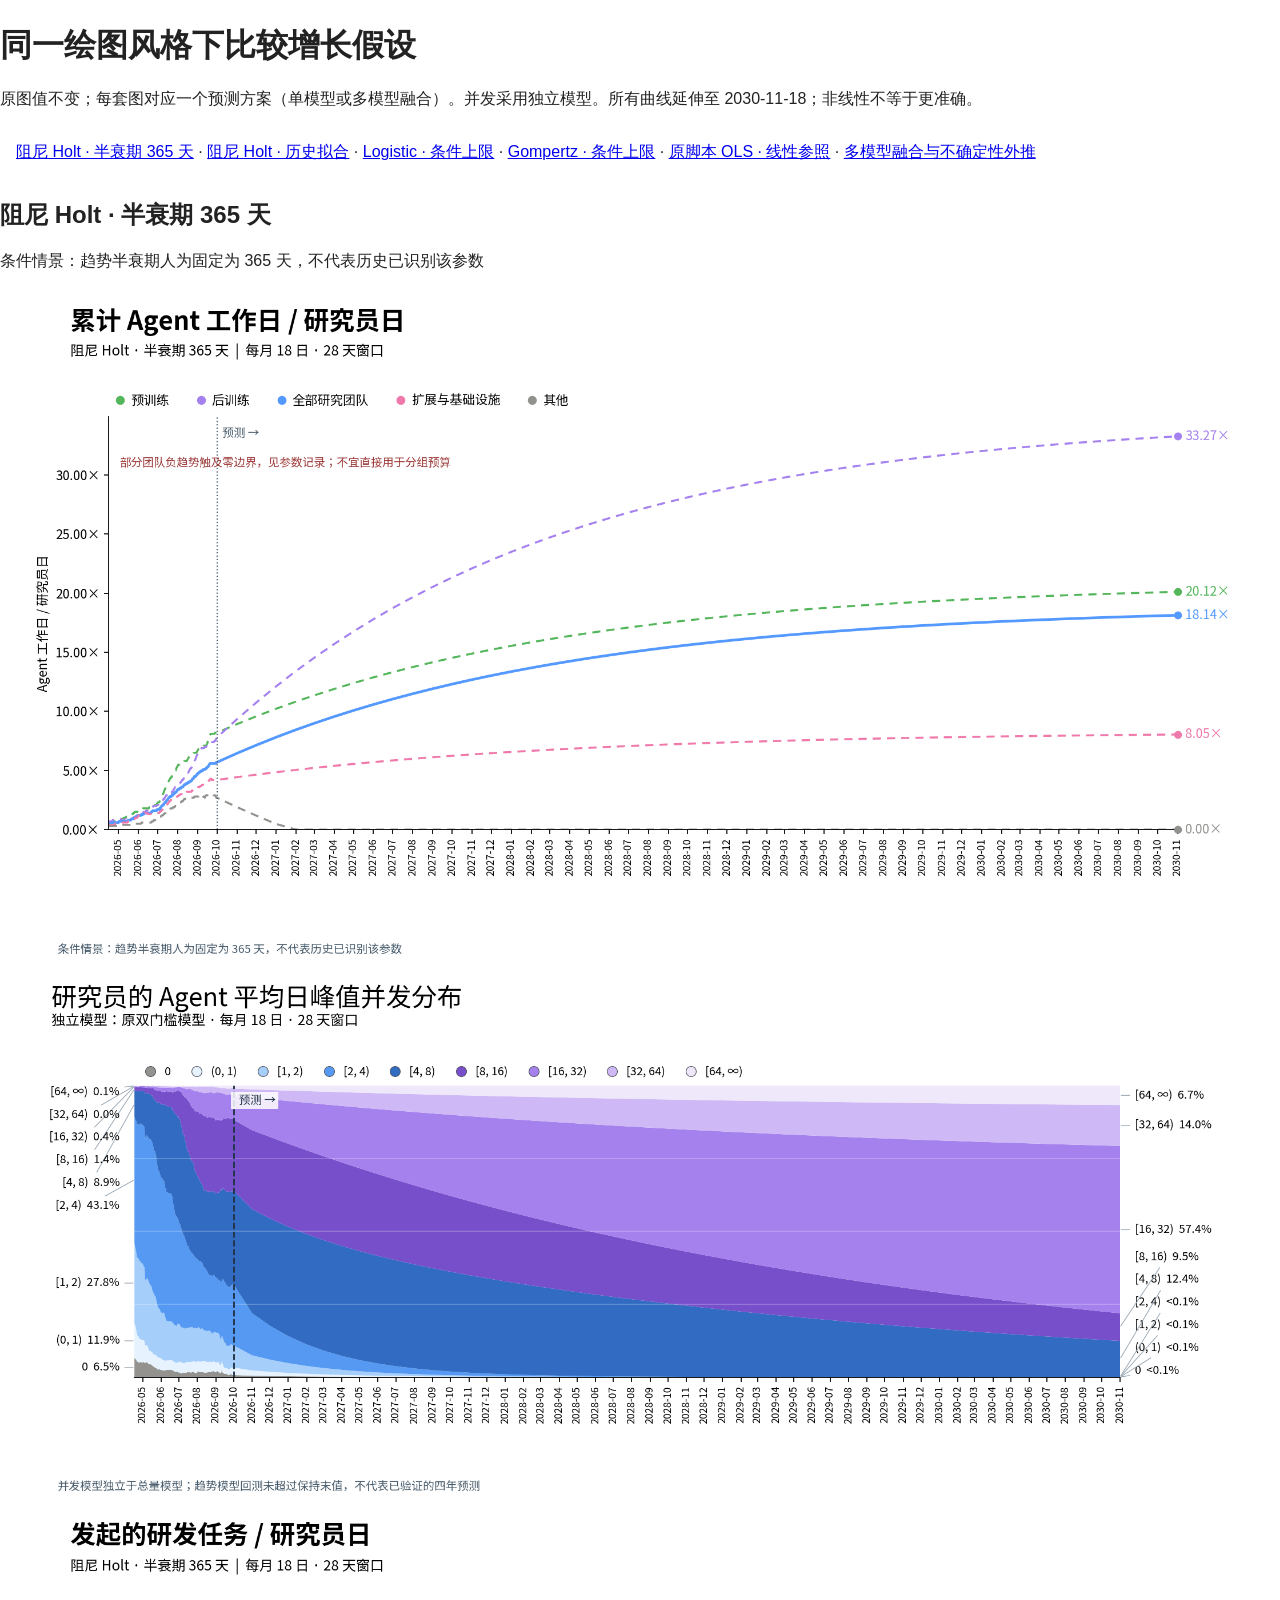
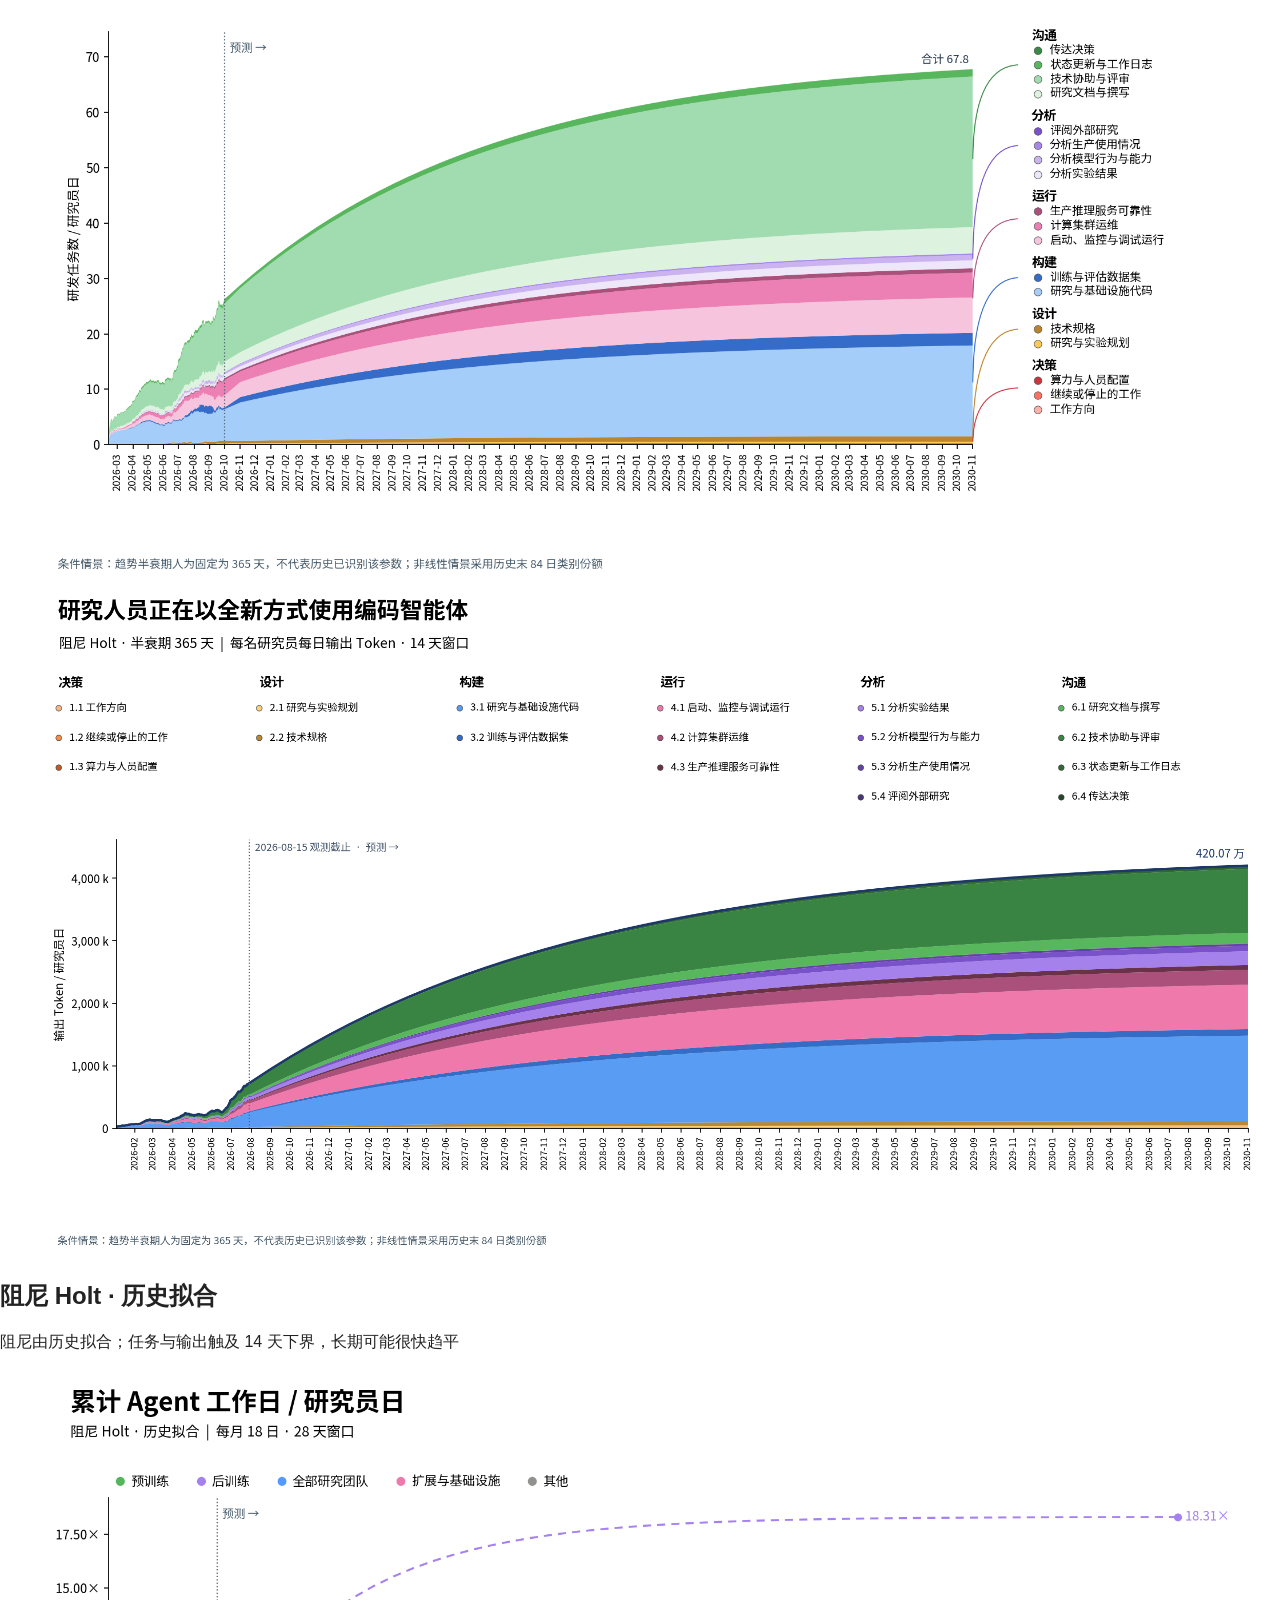
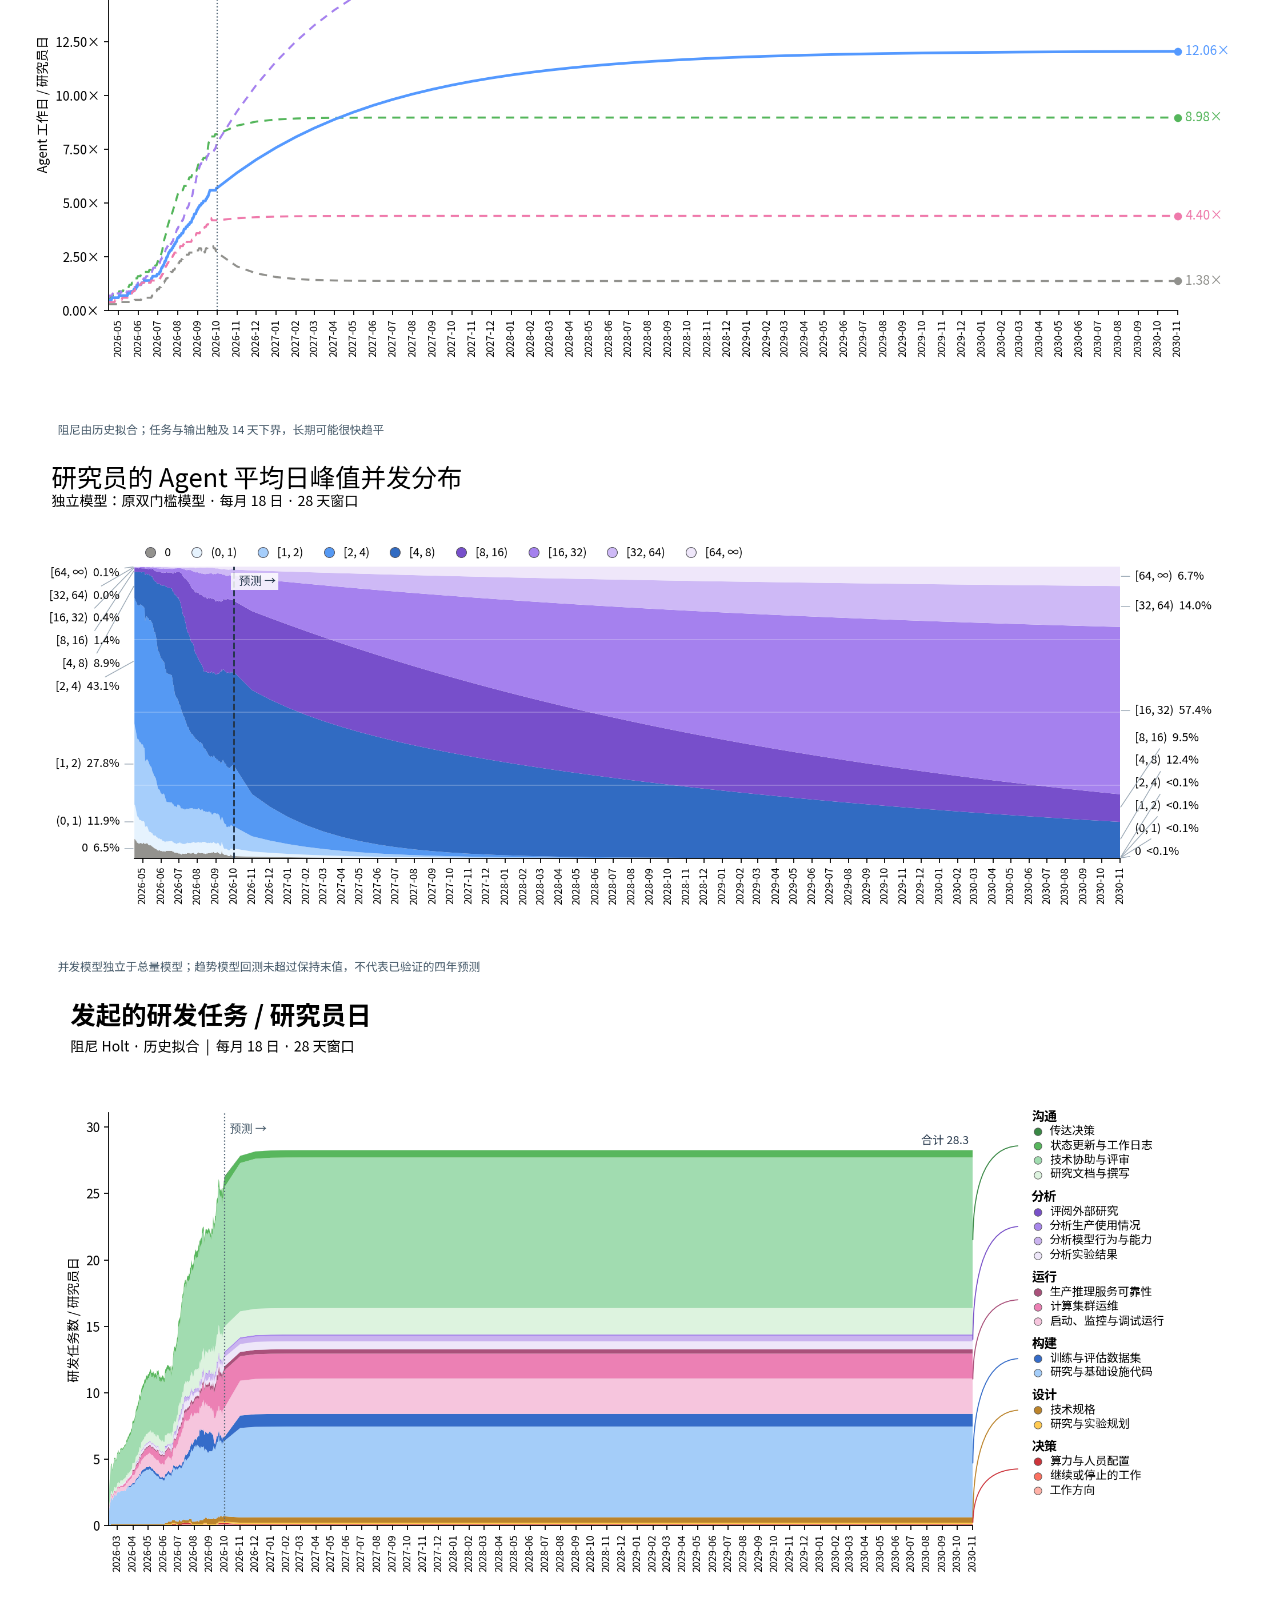
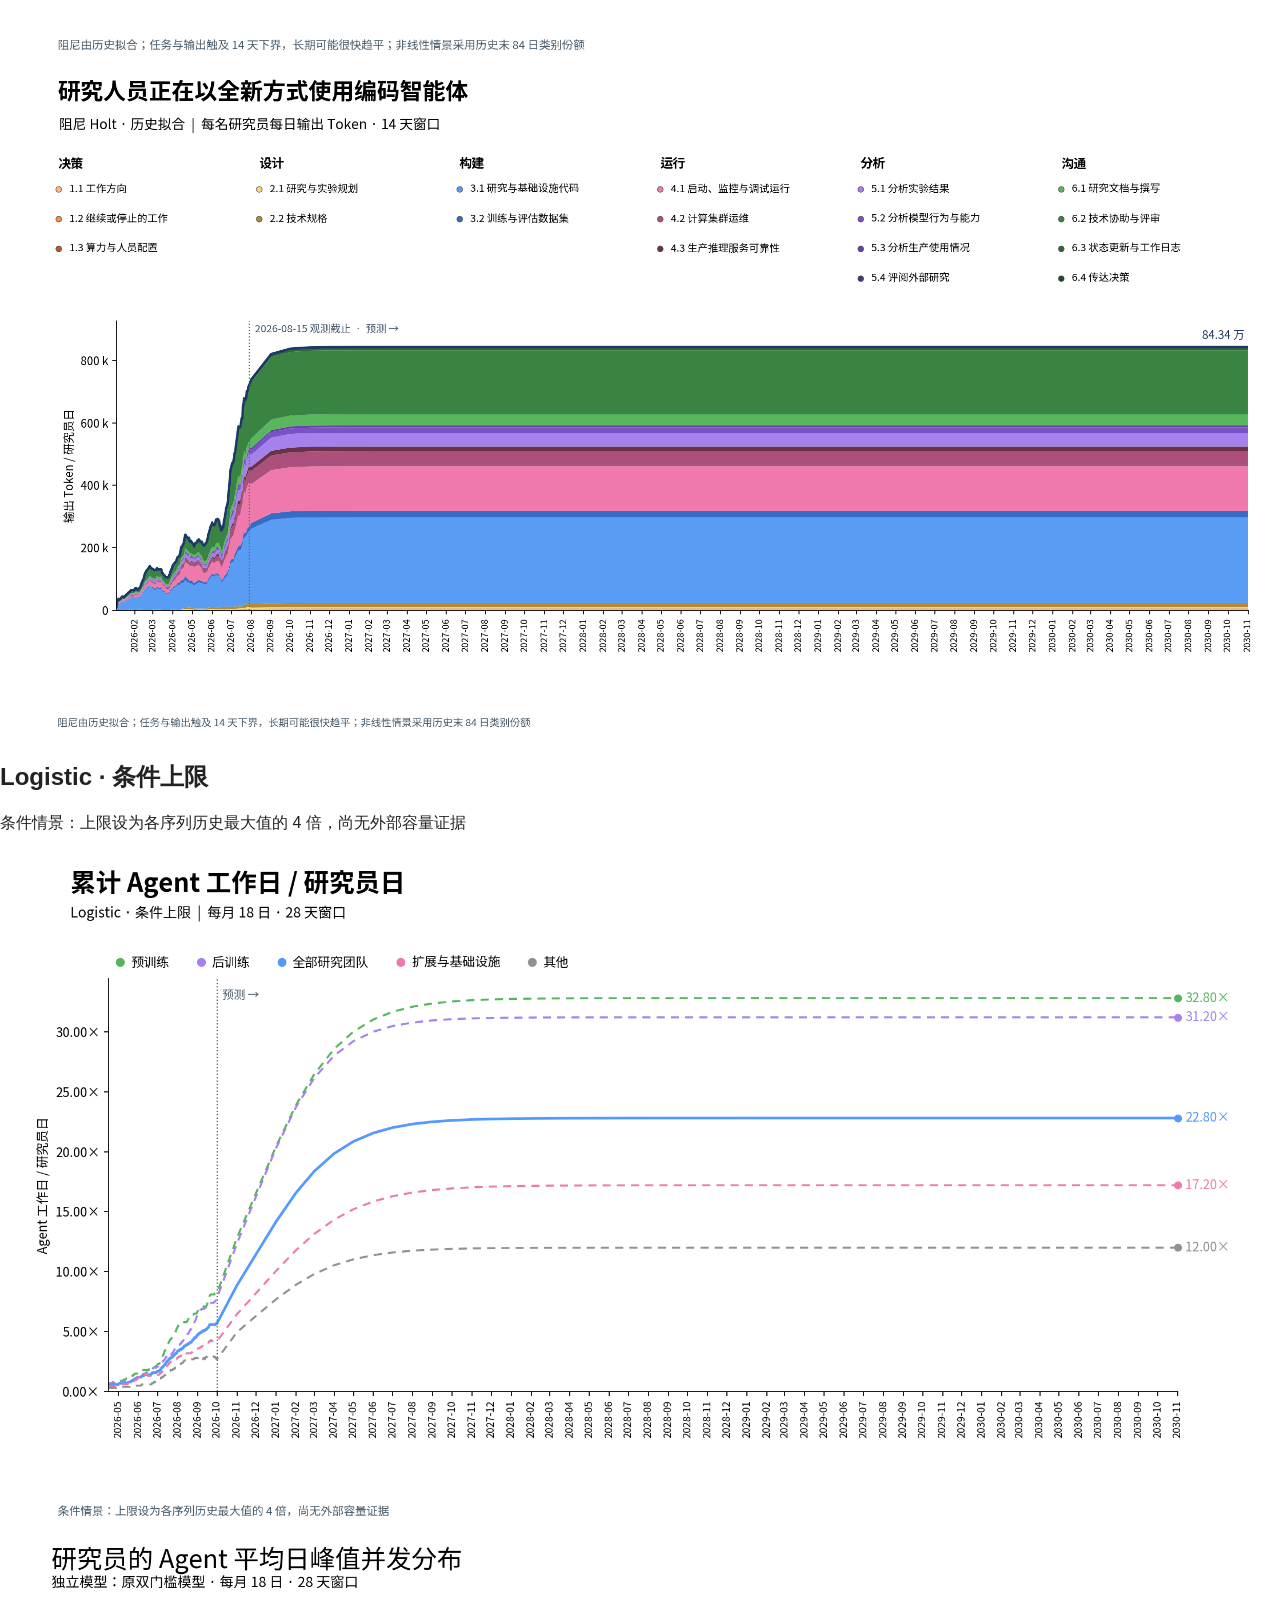
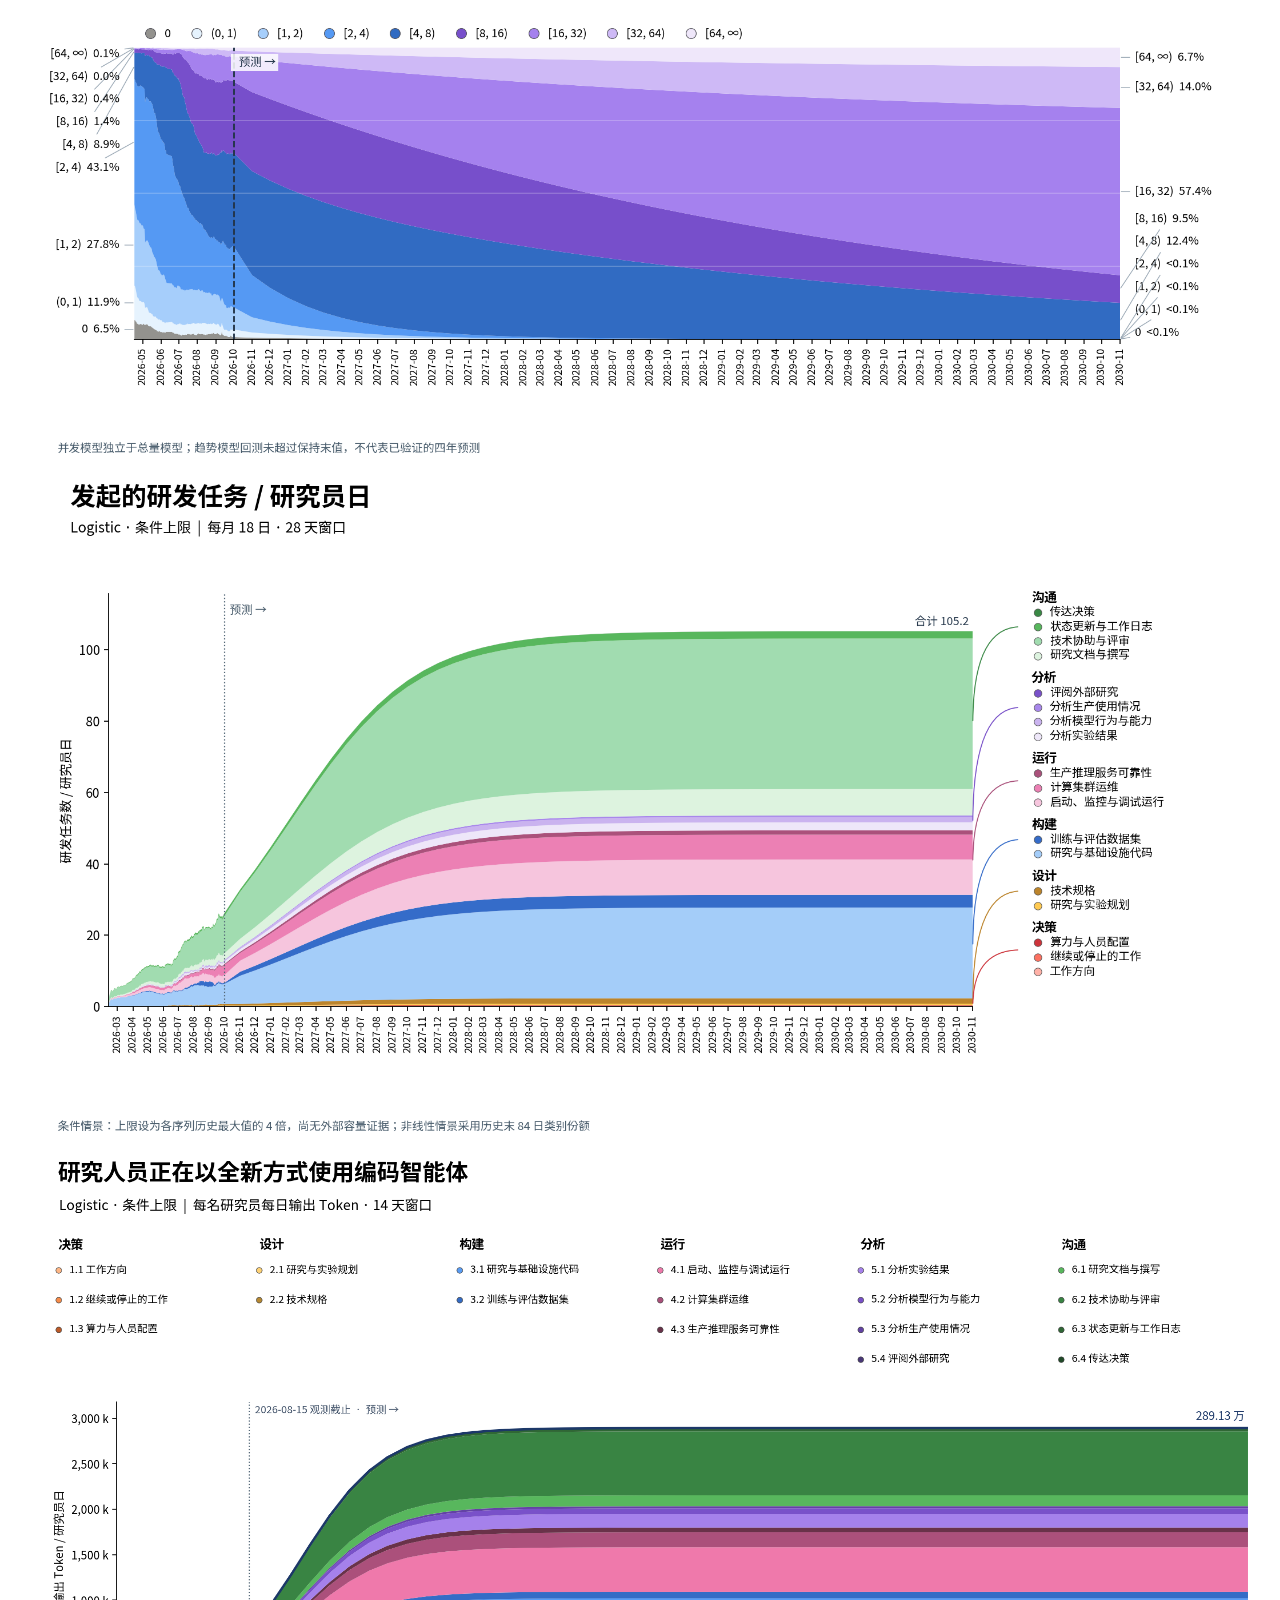
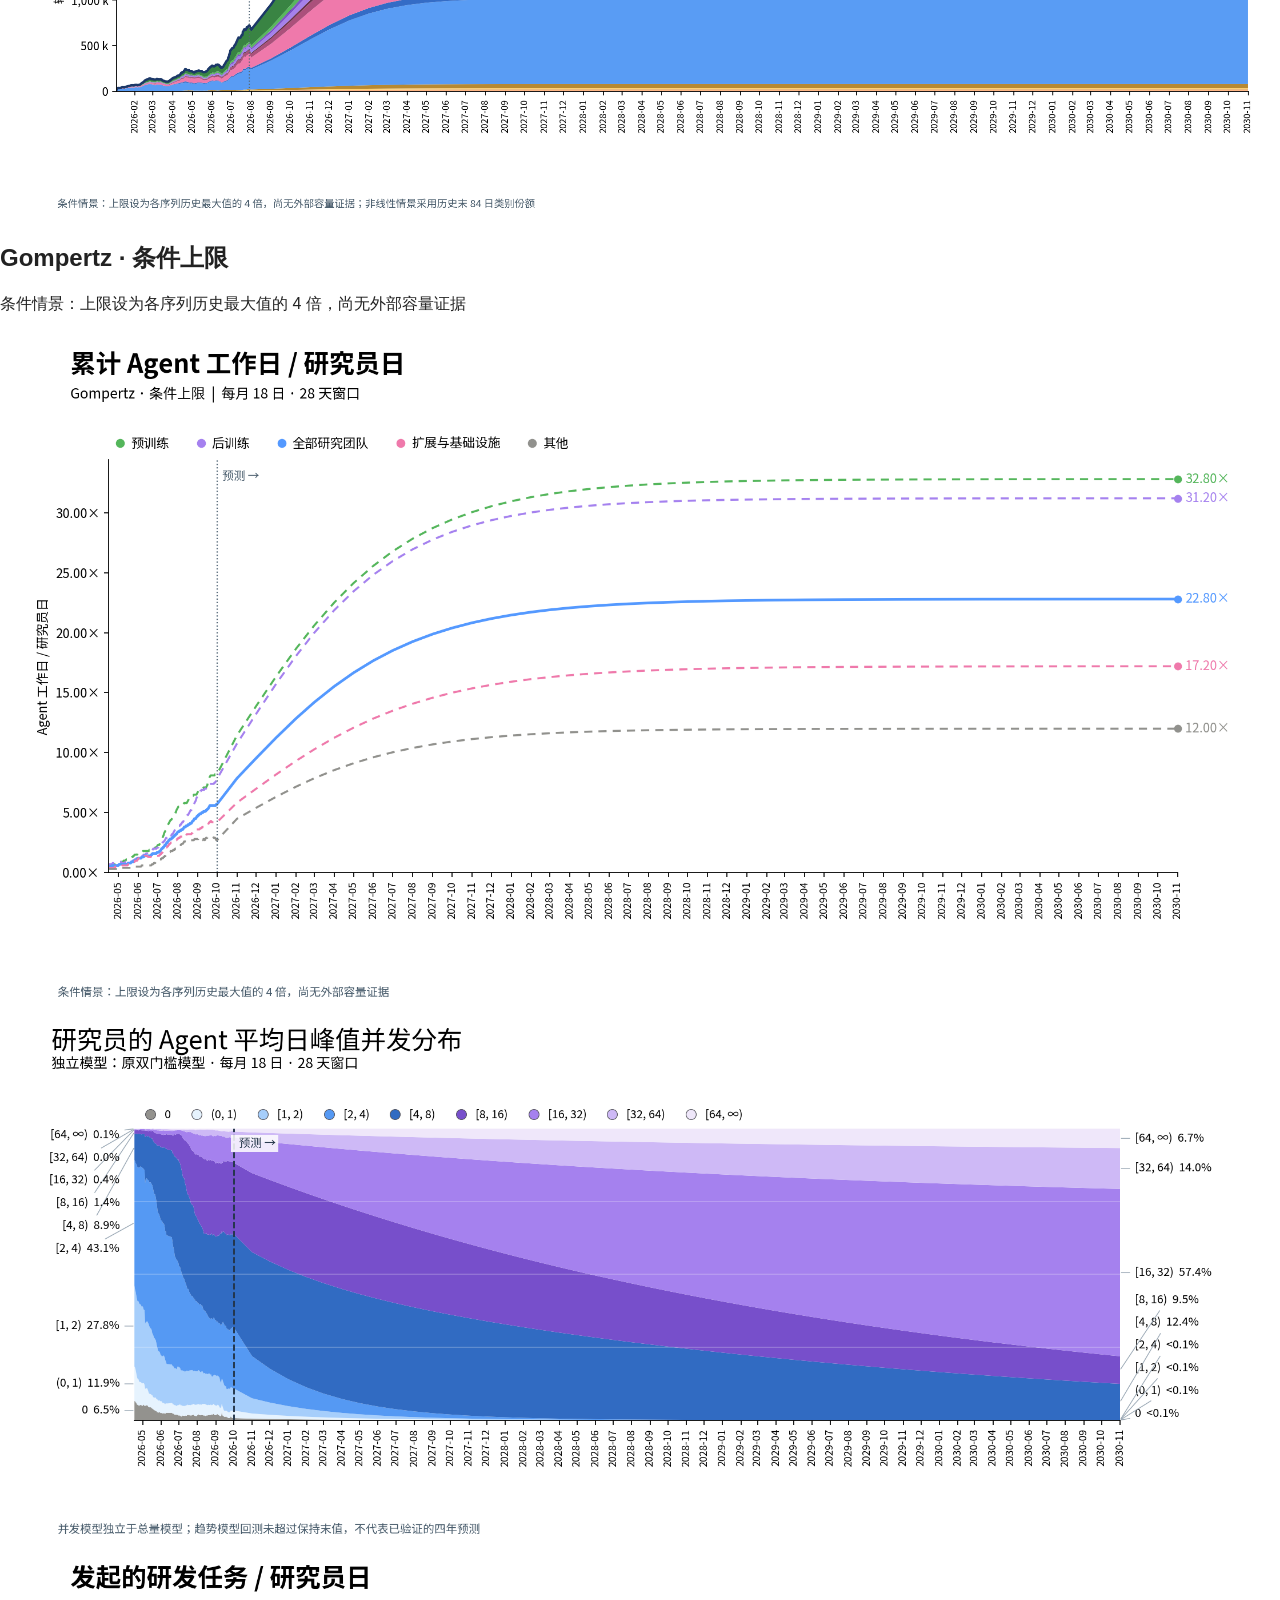
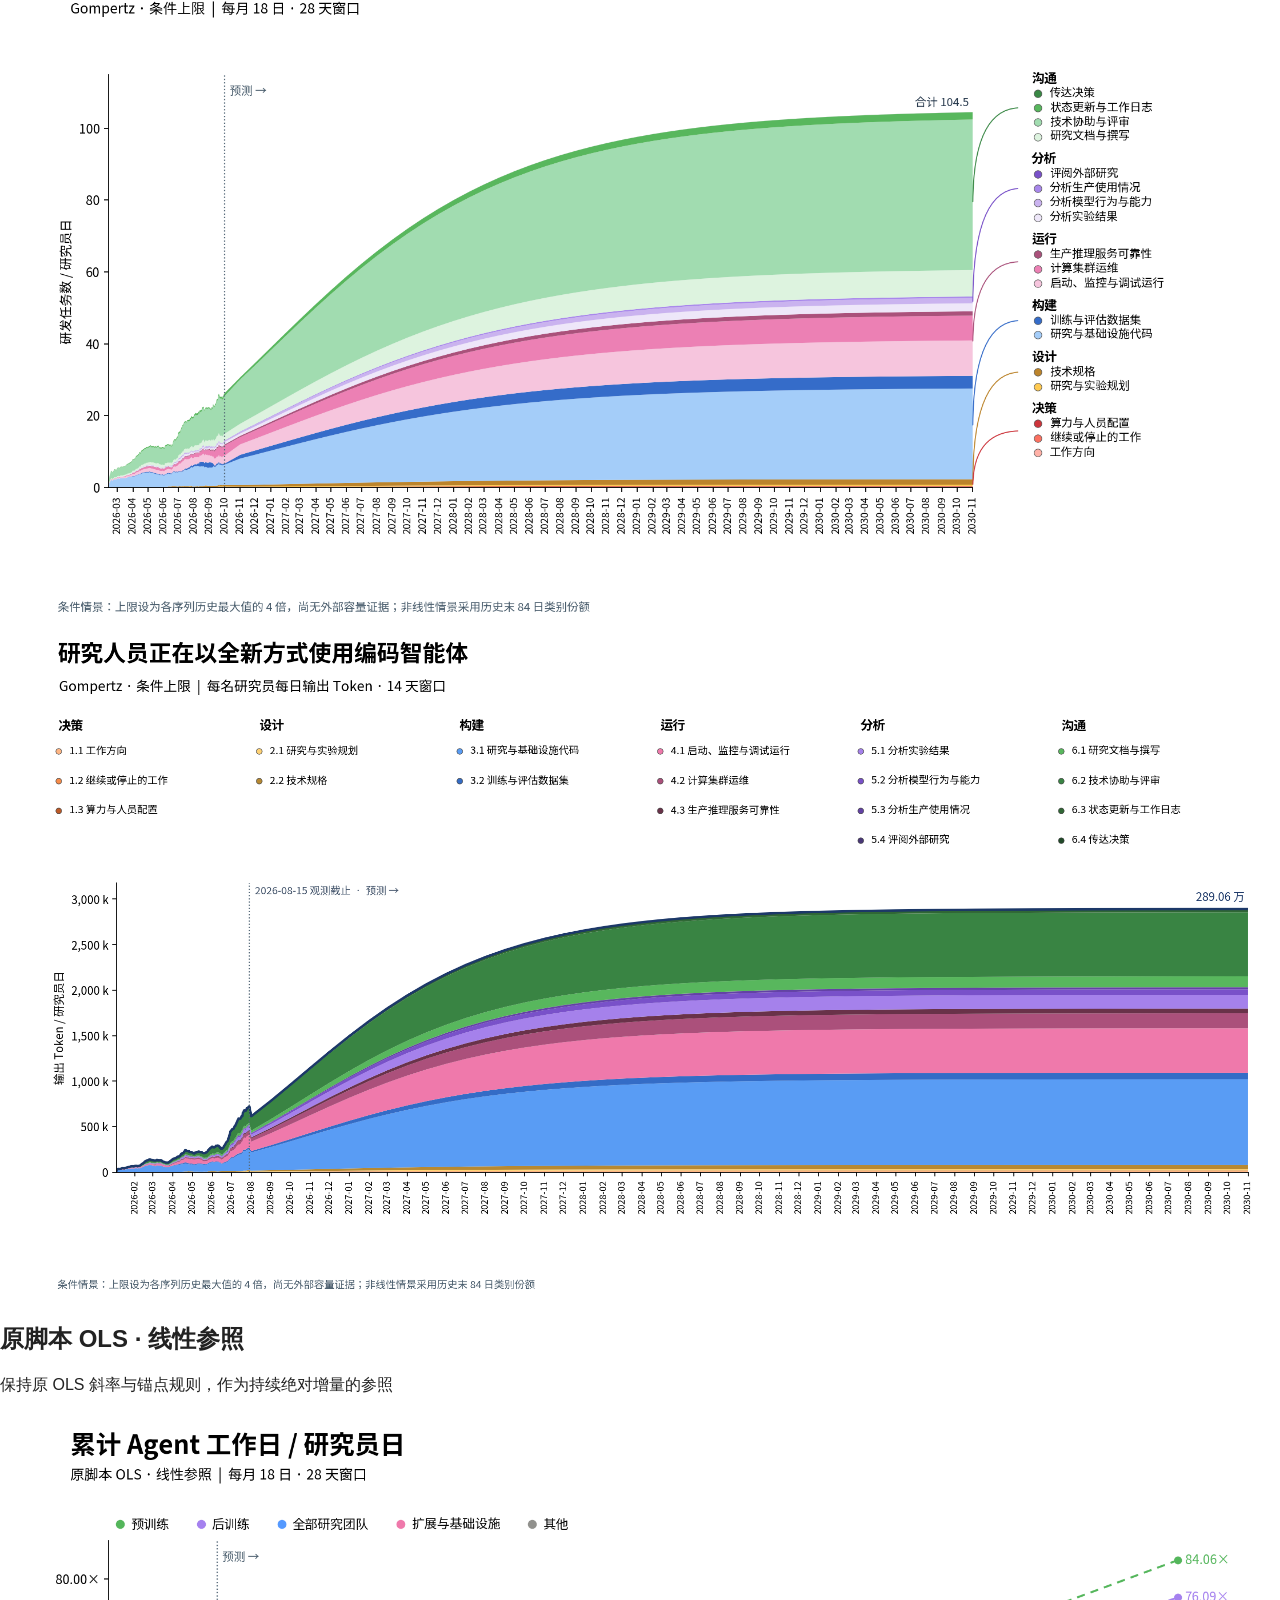
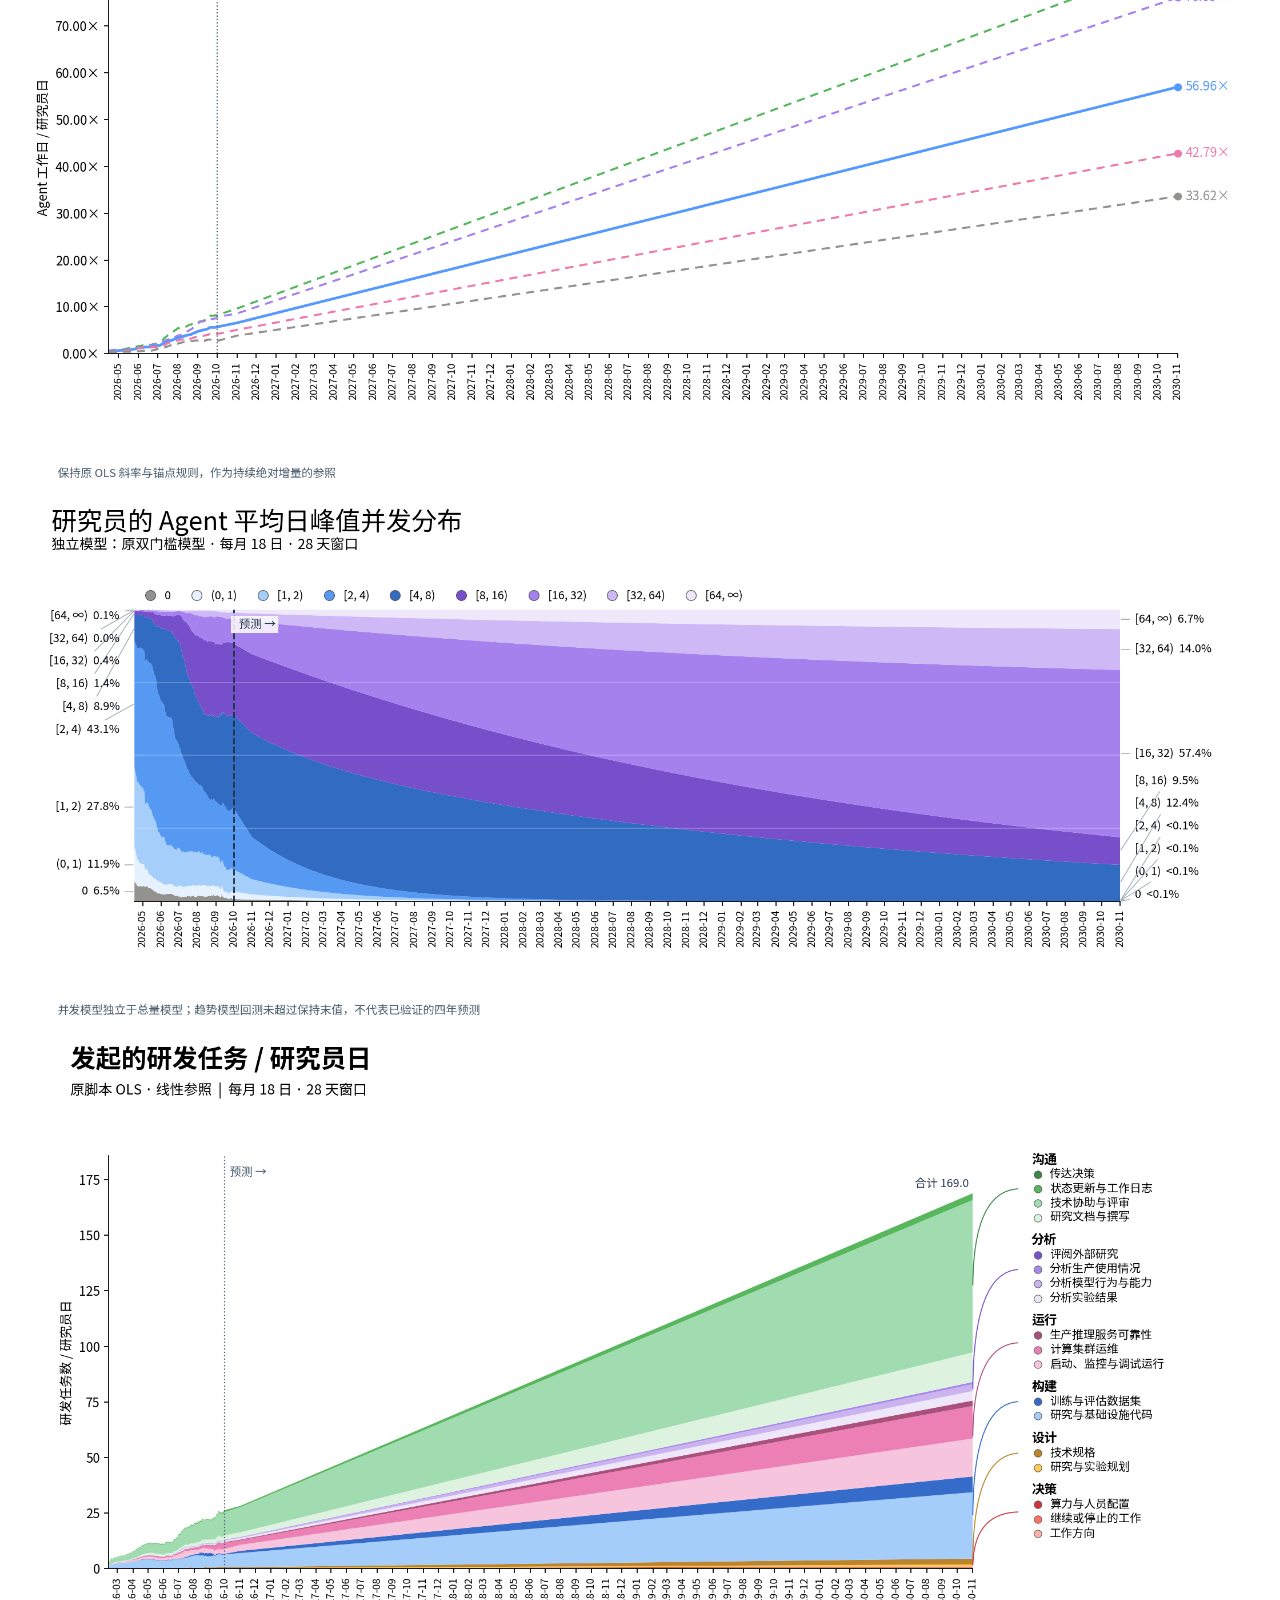
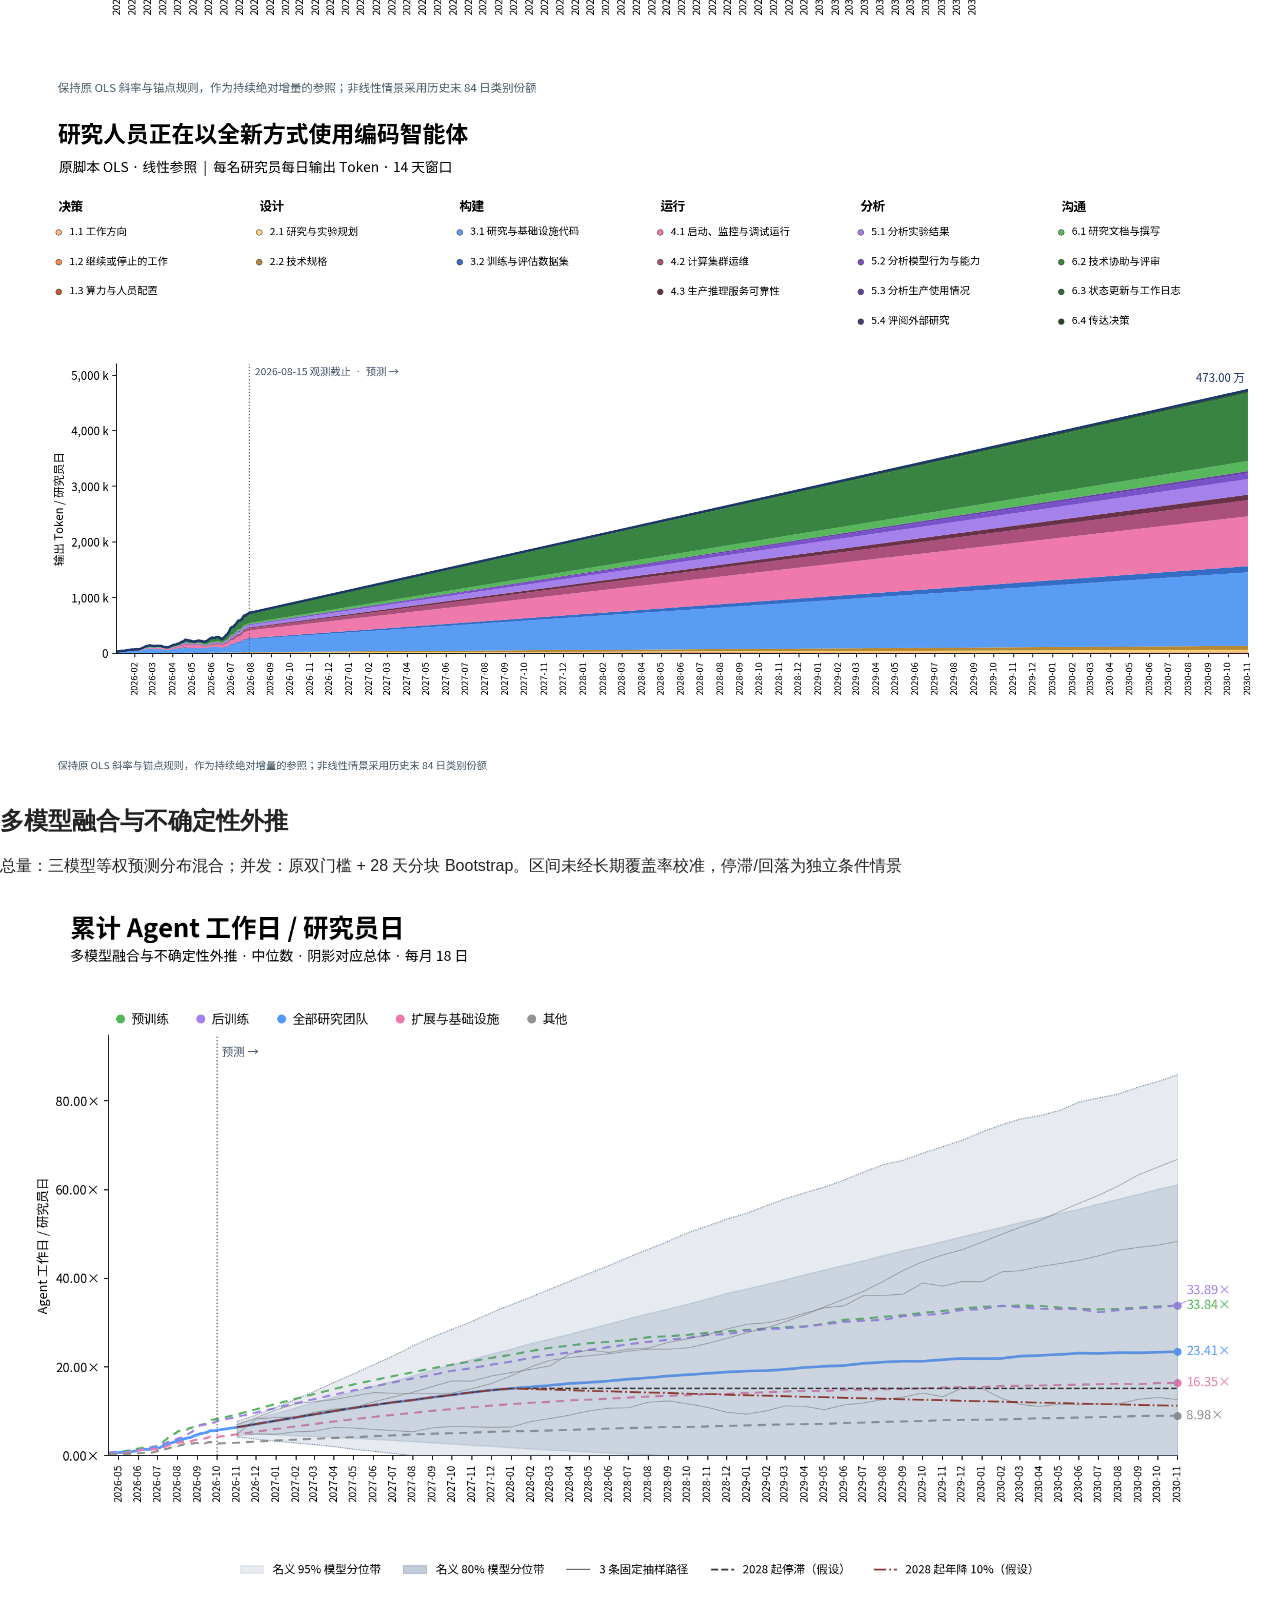
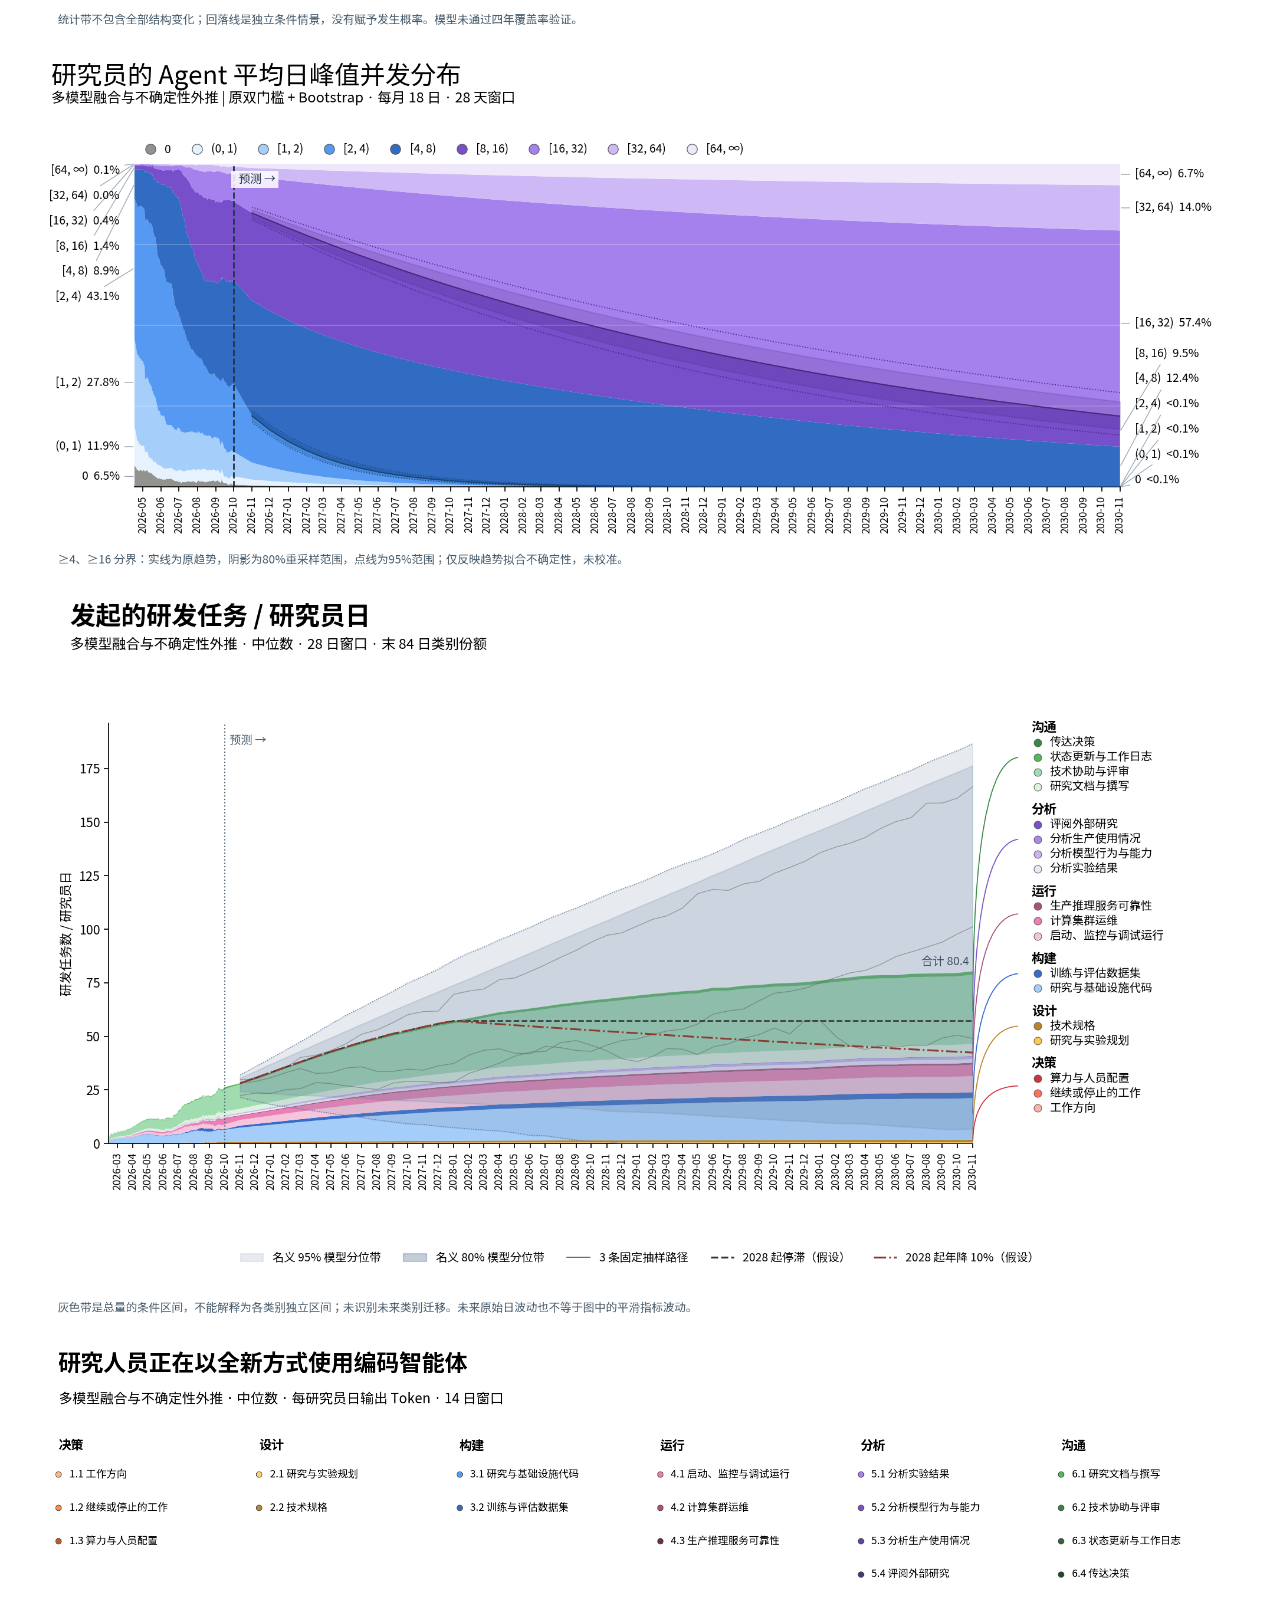
<file: analysis/agentic_30t_forecast/workload/trend_models/results/original_style/index.html>
<!doctype html><meta charset="utf-8"><title>原风格 · 多模型外推</title><style>body{font-family:sans-serif;max-width:1400px;margin:24px auto;color:#222}img{width:100%}nav{position:sticky;top:0;background:white;padding:16px}section{scroll-margin-top:70px}</style><h1>同一绘图风格下比较增长假设</h1><p>原图值不变；每套图对应一个预测方案（单模型或多模型融合）。并发采用独立模型。所有曲线延伸至 2030-11-18；非线性不等于更准确。</p><nav><a href="#damped_holt_hl365">阻尼 Holt · 半衰期 365 天</a> · <a href="#damped_holt">阻尼 Holt · 历史拟合</a> · <a href="#logistic_cap4x">Logistic · 条件上限</a> · <a href="#gompertz_cap4x">Gompertz · 条件上限</a> · <a href="#legacy_ols">原脚本 OLS · 线性参照</a> · <a href="#ensemble_uncertainty">多模型融合与不确定性外推</a></nav><section id="damped_holt_hl365"><h2>阻尼 Holt · 半衰期 365 天</h2><p>条件情景：趋势半衰期人为固定为 365 天，不代表历史已识别该参数</p><a href="damped_holt_hl365/monthly_workdays.pdf"><img src="damped_holt_hl365/monthly_workdays.png" alt="monthly_workdays"></a><a href="damped_holt_hl365/monthly_concurrency.pdf"><img src="damped_holt_hl365/monthly_concurrency.png" alt="monthly_concurrency"></a><a href="damped_holt_hl365/monthly_tasks.pdf"><img src="damped_holt_hl365/monthly_tasks.png" alt="monthly_tasks"></a><a href="damped_holt_hl365/monthly_output_tokens.pdf"><img src="damped_holt_hl365/monthly_output_tokens.png" alt="monthly_output_tokens"></a></section><section id="damped_holt"><h2>阻尼 Holt · 历史拟合</h2><p>阻尼由历史拟合；任务与输出触及 14 天下界，长期可能很快趋平</p><a href="damped_holt/monthly_workdays.pdf"><img src="damped_holt/monthly_workdays.png" alt="monthly_workdays"></a><a href="damped_holt/monthly_concurrency.pdf"><img src="damped_holt/monthly_concurrency.png" alt="monthly_concurrency"></a><a href="damped_holt/monthly_tasks.pdf"><img src="damped_holt/monthly_tasks.png" alt="monthly_tasks"></a><a href="damped_holt/monthly_output_tokens.pdf"><img src="damped_holt/monthly_output_tokens.png" alt="monthly_output_tokens"></a></section><section id="logistic_cap4x"><h2>Logistic · 条件上限</h2><p>条件情景：上限设为各序列历史最大值的 4 倍，尚无外部容量证据</p><a href="logistic_cap4x/monthly_workdays.pdf"><img src="logistic_cap4x/monthly_workdays.png" alt="monthly_workdays"></a><a href="logistic_cap4x/monthly_concurrency.pdf"><img src="logistic_cap4x/monthly_concurrency.png" alt="monthly_concurrency"></a><a href="logistic_cap4x/monthly_tasks.pdf"><img src="logistic_cap4x/monthly_tasks.png" alt="monthly_tasks"></a><a href="logistic_cap4x/monthly_output_tokens.pdf"><img src="logistic_cap4x/monthly_output_tokens.png" alt="monthly_output_tokens"></a></section><section id="gompertz_cap4x"><h2>Gompertz · 条件上限</h2><p>条件情景：上限设为各序列历史最大值的 4 倍，尚无外部容量证据</p><a href="gompertz_cap4x/monthly_workdays.pdf"><img src="gompertz_cap4x/monthly_workdays.png" alt="monthly_workdays"></a><a href="gompertz_cap4x/monthly_concurrency.pdf"><img src="gompertz_cap4x/monthly_concurrency.png" alt="monthly_concurrency"></a><a href="gompertz_cap4x/monthly_tasks.pdf"><img src="gompertz_cap4x/monthly_tasks.png" alt="monthly_tasks"></a><a href="gompertz_cap4x/monthly_output_tokens.pdf"><img src="gompertz_cap4x/monthly_output_tokens.png" alt="monthly_output_tokens"></a></section><section id="legacy_ols"><h2>原脚本 OLS · 线性参照</h2><p>保持原 OLS 斜率与锚点规则，作为持续绝对增量的参照</p><a href="legacy_ols/monthly_workdays.pdf"><img src="legacy_ols/monthly_workdays.png" alt="monthly_workdays"></a><a href="legacy_ols/monthly_concurrency.pdf"><img src="legacy_ols/monthly_concurrency.png" alt="monthly_concurrency"></a><a href="legacy_ols/monthly_tasks.pdf"><img src="legacy_ols/monthly_tasks.png" alt="monthly_tasks"></a><a href="legacy_ols/monthly_output_tokens.pdf"><img src="legacy_ols/monthly_output_tokens.png" alt="monthly_output_tokens"></a></section><section id="ensemble_uncertainty"><h2>多模型融合与不确定性外推</h2><p>总量：三模型等权预测分布混合；并发：原双门槛 + 28 天分块 Bootstrap。区间未经长期覆盖率校准，停滞/回落为独立条件情景</p><a href="ensemble_uncertainty/monthly_workdays.pdf"><img src="ensemble_uncertainty/monthly_workdays.png" alt="monthly_workdays"></a><a href="ensemble_uncertainty/monthly_concurrency.pdf"><img src="ensemble_uncertainty/monthly_concurrency.png" alt="monthly_concurrency"></a><a href="ensemble_uncertainty/monthly_tasks.pdf"><img src="ensemble_uncertainty/monthly_tasks.png" alt="monthly_tasks"></a><a href="ensemble_uncertainty/monthly_output_tokens.pdf"><img src="ensemble_uncertainty/monthly_output_tokens.png" alt="monthly_output_tokens"></a></section>
</file>
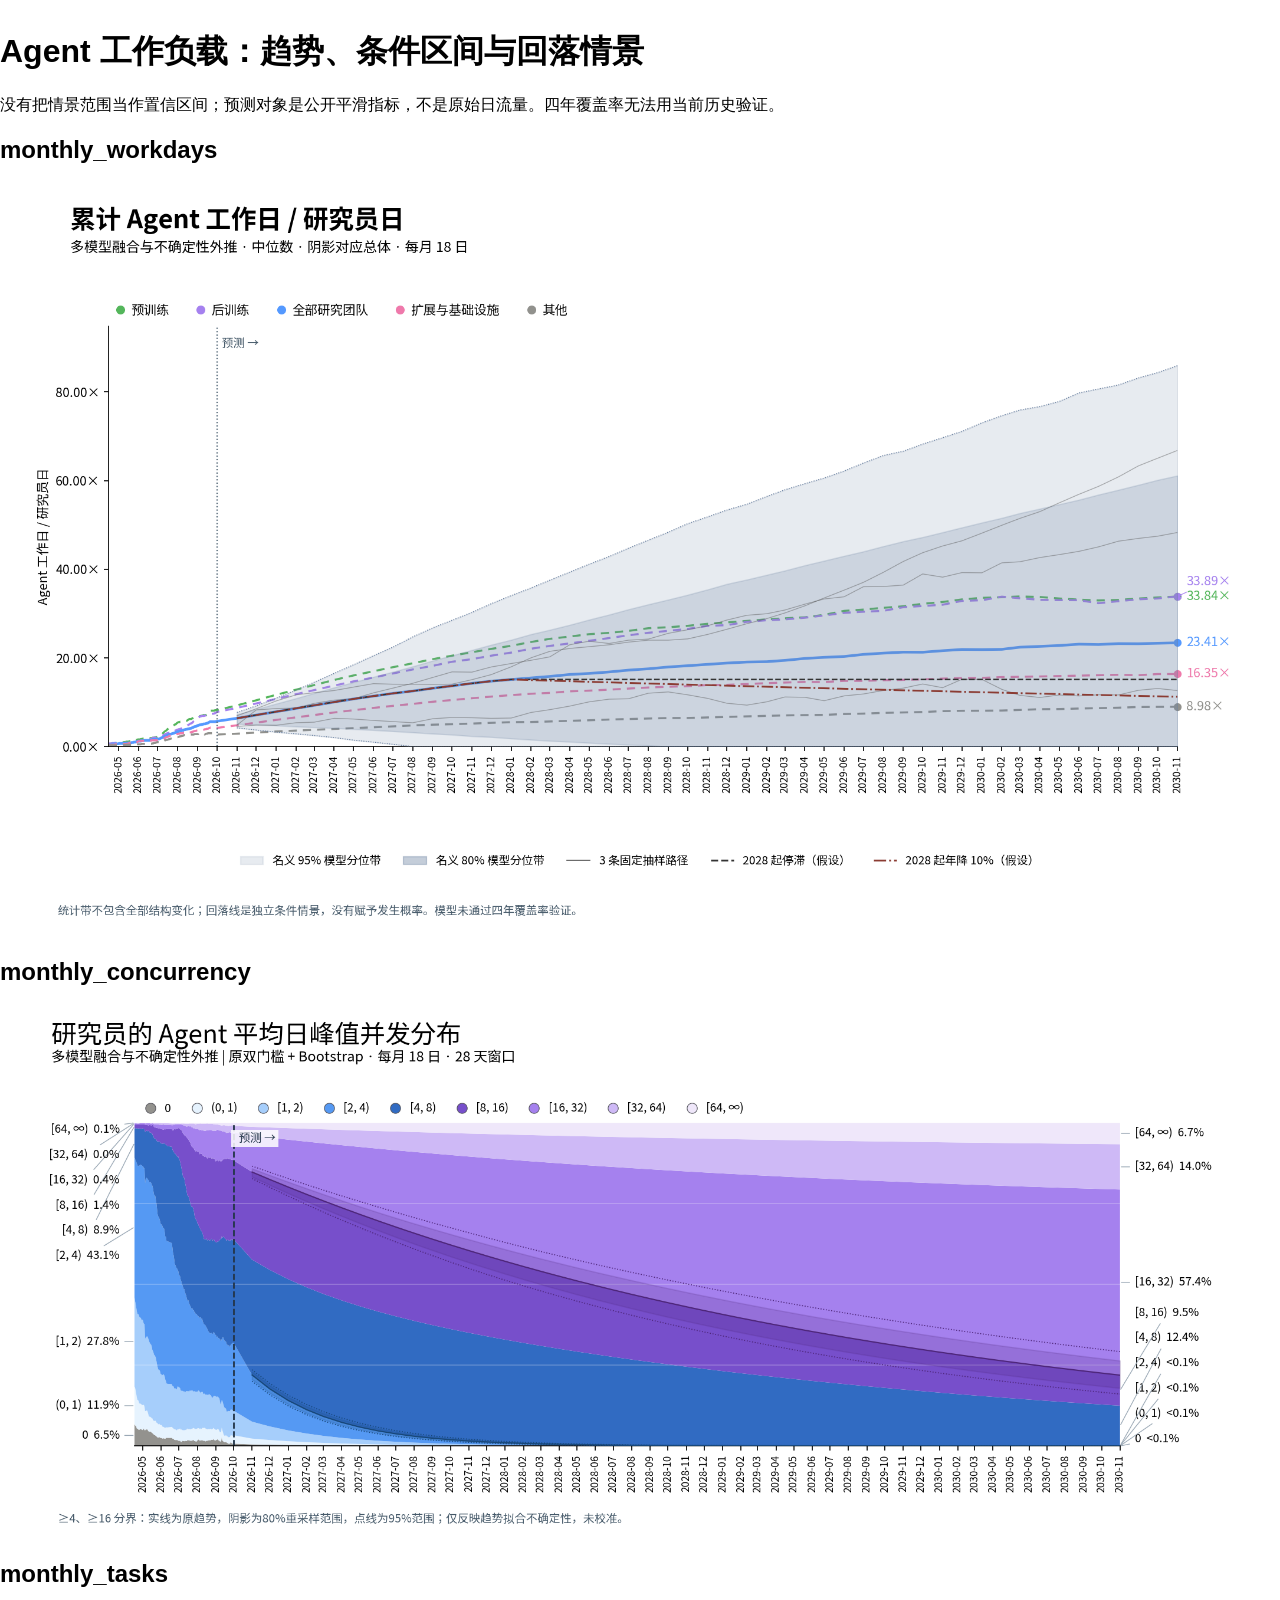
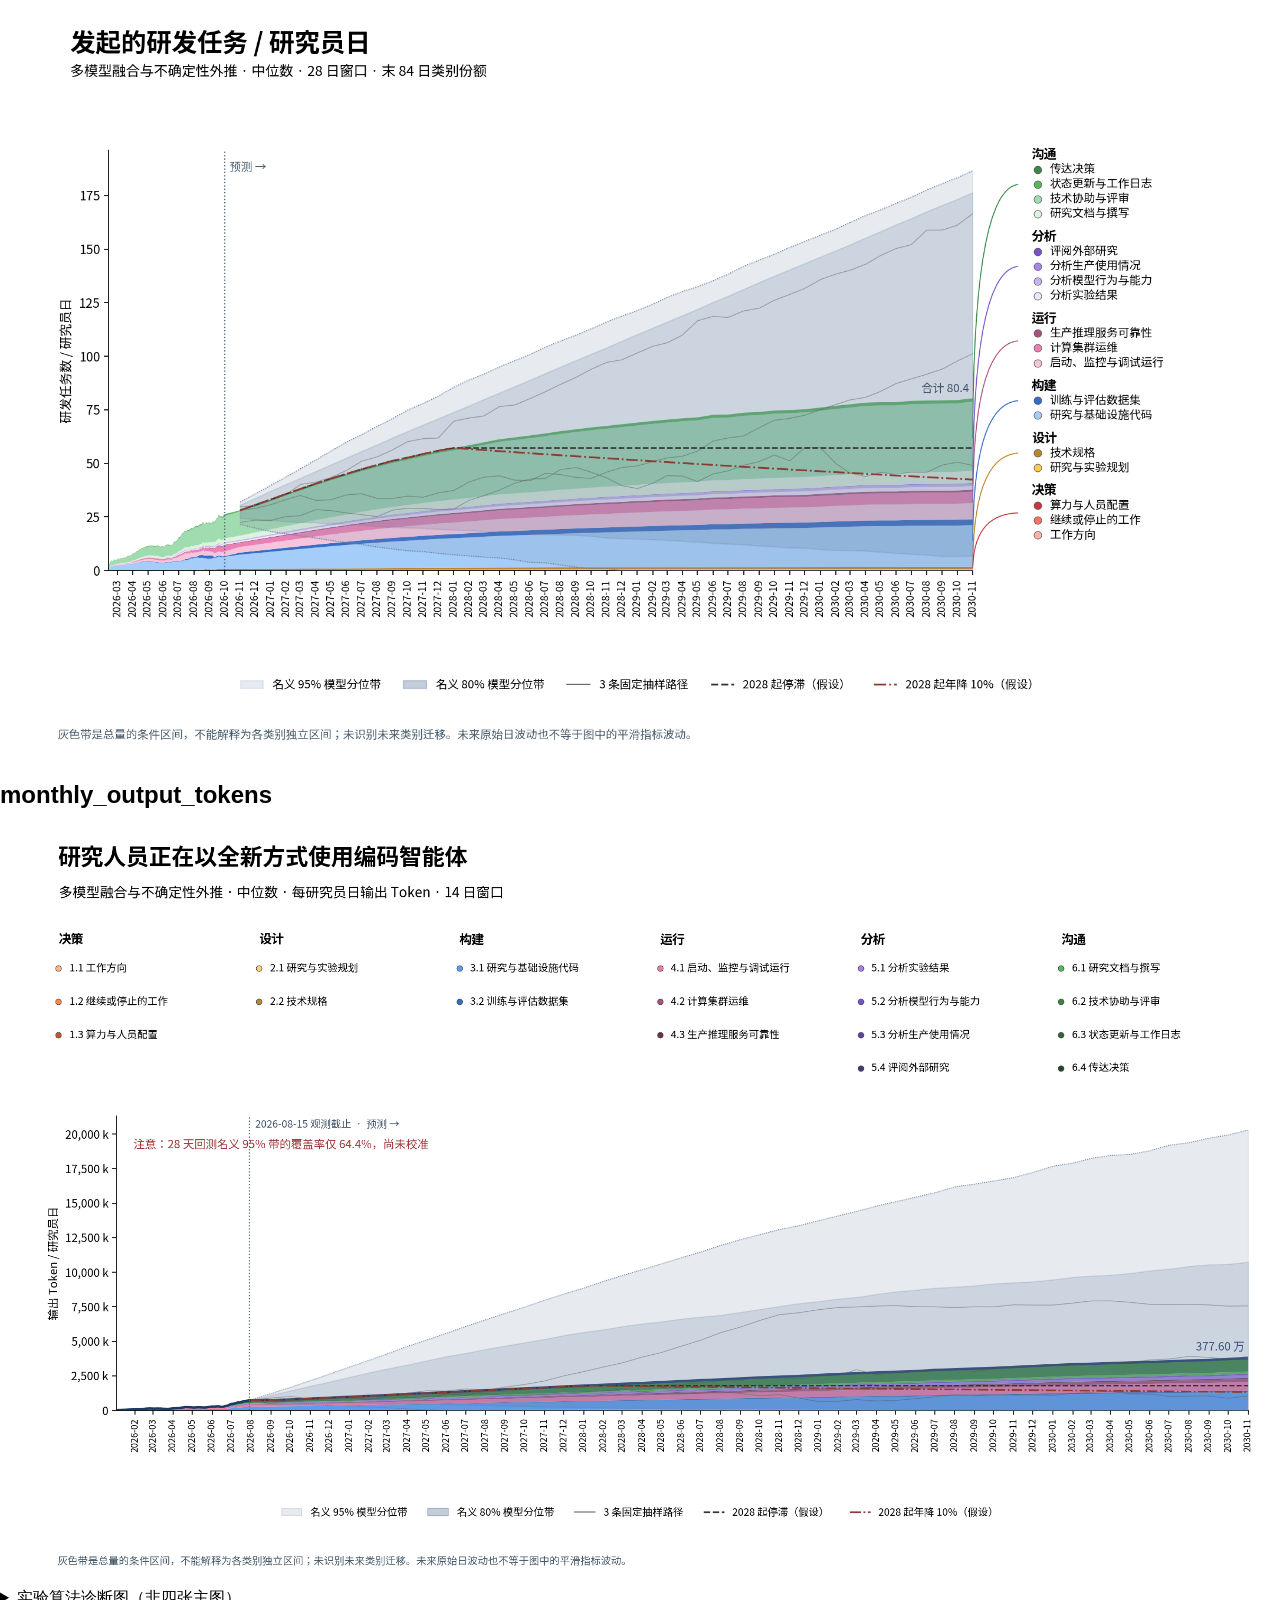
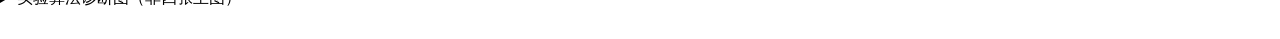
<file: analysis/agentic_30t_forecast/workload/trend_models/uncertainty/results/index.html>
<!doctype html><meta charset="utf-8"><title>Agent 预测与不确定性</title><style>body{font-family:sans-serif;margin:30px auto;max-width:1500px}img{width:100%}</style><h1>Agent 工作负载：趋势、条件区间与回落情景</h1><p>没有把情景范围当作置信区间；预测对象是公开平滑指标，不是原始日流量。四年覆盖率无法用当前历史验证。</p><h2>monthly_workdays</h2><a href="figures/monthly_workdays.pdf"><img src="figures/monthly_workdays.png"></a><h2>monthly_concurrency</h2><a href="figures/monthly_concurrency.pdf"><img src="figures/monthly_concurrency.png"></a><h2>monthly_tasks</h2><a href="figures/monthly_tasks.pdf"><img src="figures/monthly_tasks.png"></a><h2>monthly_output_tokens</h2><a href="figures/monthly_output_tokens.pdf"><img src="figures/monthly_output_tokens.png"></a><details><summary>实验算法诊断图（非四张主图）</summary><h2>concurrency_no_drift</h2><a href="figures/concurrency_no_drift.pdf"><img src="figures/concurrency_no_drift.png"></a><h2>concurrency_damped</h2><a href="figures/concurrency_damped.pdf"><img src="figures/concurrency_damped.png"></a><h2>concurrency_threshold_intervals</h2><a href="figures/concurrency_threshold_intervals.pdf"><img src="figures/concurrency_threshold_intervals.png"></a><h2>concurrency_damped_threshold_intervals</h2><a href="figures/concurrency_damped_threshold_intervals.pdf"><img src="figures/concurrency_damped_threshold_intervals.png"></a><h2>concurrency_bin_intervals</h2><a href="figures/concurrency_bin_intervals.pdf"><img src="figures/concurrency_bin_intervals.png"></a></details>
</file>
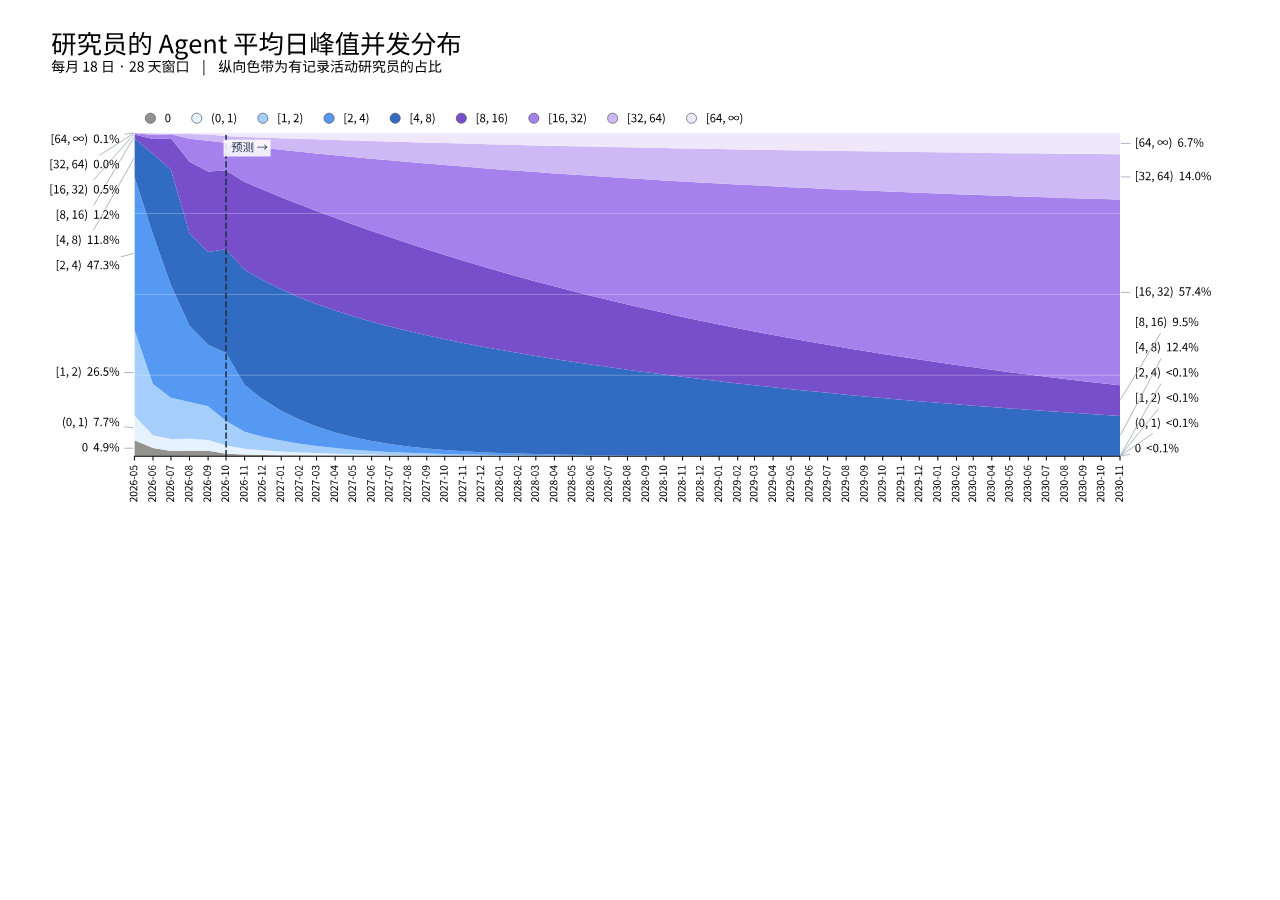
<file: analysis/agentic_30t_forecast/workload/figures/monthly_concurrency.html>
<!DOCTYPE html><html lang="zh-CN"><meta charset="utf-8">
<meta name="viewport" content="width=device-width,initial-scale=1"><title>研究员的 Agent 平均日峰值并发分布</title>
<style>body{margin:1rem auto;max-width:1500px;font:16px system-ui}svg{width:100%;height:auto;display:block}output{position:fixed;pointer-events:none;color:white;background:#15181c;padding:.6rem .8rem;border-radius:8px;white-space:pre-line;font:14px/1.55 system-ui}</style>
<svg xmlns:xlink="http://www.w3.org/1999/xlink" width="1008pt" height="417.6pt" viewBox="0 0 1008 417.6" xmlns="http://www.w3.org/2000/svg" version="1.1">
 <metadata>
  <rdf:RDF xmlns:dc="http://purl.org/dc/elements/1.1/" xmlns:cc="http://creativecommons.org/ns#" xmlns:rdf="http://www.w3.org/1999/02/22-rdf-syntax-ns#">
   <cc:Work>
    <dc:type rdf:resource="http://purl.org/dc/dcmitype/StillImage"/>
    <dc:date>2026-11-21T04:57:43.667379</dc:date>
    <dc:format>image/svg+xml</dc:format>
    <dc:creator>
     <cc:Agent>
      <dc:title>Matplotlib v3.10.8, https://matplotlib.org/</dc:title>
     </cc:Agent>
    </dc:creator>
   </cc:Work>
  </rdf:RDF>
 </metadata>
 <defs>
  <style type="text/css">*{stroke-linejoin: round; stroke-linecap: butt}</style>
 </defs>
 <g id="figure_1">
  <g id="patch_1">
   <path d="M 0 417.6 
L 1008 417.6 
L 1008 0 
L 0 0 
z
" style="fill: #ffffff"/>
  </g>
  <g id="axes_1">
   <g id="plot-area">
    <path d="M 105.84 346.608 
L 882 346.608 
L 882 91.872 
L 105.84 91.872 
z
" style="fill: #ffffff"/>
   </g>
   <g id="FillBetweenPolyCollection_1">
    <path d="M 105.84 334.125936 
L 105.84 346.608 
L 120.466723 346.608 
L 134.621617 346.608 
L 149.24834 346.608 
L 163.875064 346.608 
L 178.029957 346.608 
L 192.656681 346.608 
L 206.811574 346.608 
L 221.438298 346.608 
L 236.065021 346.608 
L 249.276255 346.608 
L 263.902979 346.608 
L 278.057872 346.608 
L 292.684596 346.608 
L 306.839489 346.608 
L 321.466213 346.608 
L 336.092936 346.608 
L 350.24783 346.608 
L 364.874553 346.608 
L 379.029447 346.608 
L 393.65617 346.608 
L 408.282894 346.608 
L 421.965957 346.608 
L 436.592681 346.608 
L 450.747574 346.608 
L 465.374298 346.608 
L 479.529191 346.608 
L 494.155915 346.608 
L 508.782638 346.608 
L 522.937532 346.608 
L 537.564255 346.608 
L 551.719149 346.608 
L 566.345872 346.608 
L 580.972596 346.608 
L 594.18383 346.608 
L 608.810553 346.608 
L 622.965447 346.608 
L 637.59217 346.608 
L 651.747064 346.608 
L 666.373787 346.608 
L 681.000511 346.608 
L 695.155404 346.608 
L 709.782128 346.608 
L 723.937021 346.608 
L 738.563745 346.608 
L 753.190468 346.608 
L 766.401702 346.608 
L 781.028426 346.608 
L 795.183319 346.608 
L 809.810043 346.608 
L 823.964936 346.608 
L 838.59166 346.608 
L 853.218383 346.608 
L 867.373277 346.608 
L 882 346.608 
L 882 346.607972 
L 882 346.607972 
L 867.373277 346.607964 
L 853.218383 346.607956 
L 838.59166 346.607944 
L 823.964936 346.60793 
L 809.810043 346.607913 
L 795.183319 346.607891 
L 781.028426 346.607864 
L 766.401702 346.60783 
L 753.190468 346.607791 
L 738.563745 346.607738 
L 723.937021 346.607672 
L 709.782128 346.607592 
L 695.155404 346.607488 
L 681.000511 346.607362 
L 666.373787 346.6072 
L 651.747064 346.606997 
L 637.59217 346.606751 
L 622.965447 346.606433 
L 608.810553 346.606049 
L 594.18383 346.605553 
L 580.972596 346.604998 
L 566.345872 346.604235 
L 551.719149 346.603278 
L 537.564255 346.60212 
L 522.937532 346.600626 
L 508.782638 346.598819 
L 494.155915 346.596485 
L 479.529191 346.593557 
L 465.374298 346.590018 
L 450.747574 346.585446 
L 436.592681 346.579919 
L 421.965957 346.572781 
L 408.282894 346.564468 
L 393.65617 346.553402 
L 379.029447 346.539523 
L 364.874553 346.522741 
L 350.24783 346.501067 
L 336.092936 346.47486 
L 321.466213 346.441015 
L 306.839489 346.398566 
L 292.684596 346.347239 
L 278.057872 346.280951 
L 263.902979 346.200799 
L 249.276255 346.097285 
L 236.065021 345.981346 
L 221.438298 345.822045 
L 206.811574 345.622249 
L 192.656681 345.380664 
L 178.029957 344.826629 
L 163.875064 342.277488 
L 149.24834 342.273153 
L 134.621617 342.528144 
L 120.466723 340.245962 
L 105.84 334.125936 
z
" clip-path="url(#p6252b169f6)" style="fill: #93928e"/>
   </g>
   <g id="FillBetweenPolyCollection_2">
    <path d="M 105.84 314.511264 
L 105.84 334.125936 
L 120.466723 340.245962 
L 134.621617 342.528144 
L 149.24834 342.273153 
L 163.875064 342.277488 
L 178.029957 344.826629 
L 192.656681 345.380664 
L 206.811574 345.622249 
L 221.438298 345.822045 
L 236.065021 345.981346 
L 249.276255 346.097285 
L 263.902979 346.200799 
L 278.057872 346.280951 
L 292.684596 346.347239 
L 306.839489 346.398566 
L 321.466213 346.441015 
L 336.092936 346.47486 
L 350.24783 346.501067 
L 364.874553 346.522741 
L 379.029447 346.539523 
L 393.65617 346.553402 
L 408.282894 346.564468 
L 421.965957 346.572781 
L 436.592681 346.579919 
L 450.747574 346.585446 
L 465.374298 346.590018 
L 479.529191 346.593557 
L 494.155915 346.596485 
L 508.782638 346.598819 
L 522.937532 346.600626 
L 537.564255 346.60212 
L 551.719149 346.603278 
L 566.345872 346.604235 
L 580.972596 346.604998 
L 594.18383 346.605553 
L 608.810553 346.606049 
L 622.965447 346.606433 
L 637.59217 346.606751 
L 651.747064 346.606997 
L 666.373787 346.6072 
L 681.000511 346.607362 
L 695.155404 346.607488 
L 709.782128 346.607592 
L 723.937021 346.607672 
L 738.563745 346.607738 
L 753.190468 346.607791 
L 766.401702 346.60783 
L 781.028426 346.607864 
L 795.183319 346.607891 
L 809.810043 346.607913 
L 823.964936 346.60793 
L 838.59166 346.607944 
L 853.218383 346.607956 
L 867.373277 346.607964 
L 882 346.607972 
L 882 346.607866 
L 882 346.607866 
L 867.373277 346.607832 
L 853.218383 346.607791 
L 838.59166 346.607738 
L 823.964936 346.607671 
L 809.810043 346.607591 
L 795.183319 346.607487 
L 781.028426 346.607361 
L 766.401702 346.607199 
L 753.190468 346.607017 
L 738.563745 346.606767 
L 723.937021 346.606454 
L 709.782128 346.606075 
L 695.155404 346.605585 
L 681.000511 346.604993 
L 666.373787 346.604229 
L 651.747064 346.60327 
L 637.59217 346.602111 
L 622.965447 346.600614 
L 608.810553 346.598804 
L 594.18383 346.596466 
L 580.972596 346.593848 
L 566.345872 346.59025 
L 551.719149 346.585738 
L 537.564255 346.580282 
L 522.937532 346.573236 
L 508.782638 346.564716 
L 494.155915 346.553713 
L 479.529191 346.539913 
L 465.374298 346.523226 
L 450.747574 346.501676 
L 436.592681 346.475618 
L 421.965957 346.441965 
L 408.282894 346.402779 
L 393.65617 346.35061 
L 379.029447 346.28518 
L 364.874553 346.206064 
L 350.24783 346.103888 
L 336.092936 345.980342 
L 321.466213 345.820786 
L 306.839489 345.62067 
L 292.684596 345.378698 
L 278.057872 345.066199 
L 263.902979 344.688339 
L 249.276255 344.200346 
L 236.065021 343.653772 
L 221.438298 342.902784 
L 206.811574 341.960888 
L 192.656681 340.821986 
L 178.029957 338.21011 
L 163.875064 333.8712 
L 149.24834 332.838486 
L 134.621617 333.093477 
L 120.466723 330.066701 
L 105.84 314.511264 
z
" clip-path="url(#p6252b169f6)" style="fill: #e6f3fe"/>
   </g>
   <g id="FillBetweenPolyCollection_3">
    <path d="M 105.84 247.006224 
L 105.84 314.511264 
L 120.466723 330.066701 
L 134.621617 333.093477 
L 149.24834 332.838486 
L 163.875064 333.8712 
L 178.029957 338.21011 
L 192.656681 340.821986 
L 206.811574 341.960888 
L 221.438298 342.902784 
L 236.065021 343.653772 
L 249.276255 344.200346 
L 263.902979 344.688339 
L 278.057872 345.066199 
L 292.684596 345.378698 
L 306.839489 345.62067 
L 321.466213 345.820786 
L 336.092936 345.980342 
L 350.24783 346.103888 
L 364.874553 346.206064 
L 379.029447 346.28518 
L 393.65617 346.35061 
L 408.282894 346.402779 
L 421.965957 346.441965 
L 436.592681 346.475618 
L 450.747574 346.501676 
L 465.374298 346.523226 
L 479.529191 346.539913 
L 494.155915 346.553713 
L 508.782638 346.564716 
L 522.937532 346.573236 
L 537.564255 346.580282 
L 551.719149 346.585738 
L 566.345872 346.59025 
L 580.972596 346.593848 
L 594.18383 346.596466 
L 608.810553 346.598804 
L 622.965447 346.600614 
L 637.59217 346.602111 
L 651.747064 346.60327 
L 666.373787 346.604229 
L 681.000511 346.604993 
L 695.155404 346.605585 
L 709.782128 346.606075 
L 723.937021 346.606454 
L 738.563745 346.606767 
L 753.190468 346.607017 
L 766.401702 346.607199 
L 781.028426 346.607361 
L 795.183319 346.607487 
L 809.810043 346.607591 
L 823.964936 346.607671 
L 838.59166 346.607738 
L 853.218383 346.607791 
L 867.373277 346.607832 
L 882 346.607866 
L 882 346.607558 
L 882 346.607558 
L 867.373277 346.607446 
L 853.218383 346.60731 
L 838.59166 346.607135 
L 823.964936 346.606915 
L 809.810043 346.606649 
L 795.183319 346.606305 
L 781.028426 346.60589 
L 766.401702 346.605354 
L 753.190468 346.604753 
L 738.563745 346.603927 
L 723.937021 346.602892 
L 709.782128 346.60164 
L 695.155404 346.600023 
L 681.000511 346.598068 
L 666.373787 346.595544 
L 651.747064 346.592377 
L 637.59217 346.588548 
L 622.965447 346.583604 
L 608.810553 346.577625 
L 594.18383 346.569903 
L 580.972596 346.561255 
L 566.345872 346.549371 
L 551.719149 346.534468 
L 537.564255 346.516447 
L 522.937532 346.493173 
L 508.782638 346.465031 
L 494.155915 346.428688 
L 479.529191 346.383105 
L 465.374298 346.327988 
L 450.747574 346.256807 
L 436.592681 346.170738 
L 421.965957 346.059582 
L 408.282894 345.930149 
L 393.65617 345.757833 
L 379.029447 345.541714 
L 364.874553 345.280392 
L 350.24783 344.942903 
L 336.092936 344.534826 
L 321.466213 344.007808 
L 306.839489 343.346819 
L 292.684596 342.547577 
L 278.057872 341.515385 
L 263.902979 340.267301 
L 249.276255 338.655445 
L 236.065021 336.850095 
L 221.438298 334.369558 
L 206.811574 331.258449 
L 192.656681 327.496621 
L 178.029957 318.869514 
L 163.875064 307.378656 
L 149.24834 304.024505 
L 134.621617 300.709622 
L 120.466723 289.858621 
L 105.84 247.006224 
z
" clip-path="url(#p6252b169f6)" style="fill: #a6cefb"/>
   </g>
   <g id="FillBetweenPolyCollection_4">
    <path d="M 105.84 126.516096 
L 105.84 247.006224 
L 120.466723 289.858621 
L 134.621617 300.709622 
L 149.24834 304.024505 
L 163.875064 307.378656 
L 178.029957 318.869514 
L 192.656681 327.496621 
L 206.811574 331.258449 
L 221.438298 334.369558 
L 236.065021 336.850095 
L 249.276255 338.655445 
L 263.902979 340.267301 
L 278.057872 341.515385 
L 292.684596 342.547577 
L 306.839489 343.346819 
L 321.466213 344.007808 
L 336.092936 344.534826 
L 350.24783 344.942903 
L 364.874553 345.280392 
L 379.029447 345.541714 
L 393.65617 345.757833 
L 408.282894 345.930149 
L 421.965957 346.059582 
L 436.592681 346.170738 
L 450.747574 346.256807 
L 465.374298 346.327988 
L 479.529191 346.383105 
L 494.155915 346.428688 
L 508.782638 346.465031 
L 522.937532 346.493173 
L 537.564255 346.516447 
L 551.719149 346.534468 
L 566.345872 346.549371 
L 580.972596 346.561255 
L 594.18383 346.569903 
L 608.810553 346.577625 
L 622.965447 346.583604 
L 637.59217 346.588548 
L 651.747064 346.592377 
L 666.373787 346.595544 
L 681.000511 346.598068 
L 695.155404 346.600023 
L 709.782128 346.60164 
L 723.937021 346.602892 
L 738.563745 346.603927 
L 753.190468 346.604753 
L 766.401702 346.605354 
L 781.028426 346.60589 
L 795.183319 346.606305 
L 809.810043 346.606649 
L 823.964936 346.606915 
L 838.59166 346.607135 
L 853.218383 346.60731 
L 867.373277 346.607446 
L 882 346.607558 
L 882 346.606707 
L 882 346.606707 
L 867.373277 346.606378 
L 853.218383 346.605981 
L 838.59166 346.605468 
L 823.964936 346.604824 
L 809.810043 346.604045 
L 795.183319 346.60304 
L 781.028426 346.601825 
L 766.401702 346.600255 
L 753.190468 346.598497 
L 738.563745 346.596081 
L 723.937021 346.593051 
L 709.782128 346.589387 
L 695.155404 346.584655 
L 681.000511 346.578934 
L 666.373787 346.571545 
L 651.747064 346.562278 
L 637.59217 346.551073 
L 622.965447 346.536602 
L 608.810553 346.519104 
L 594.18383 346.496505 
L 580.972596 346.471195 
L 566.345872 346.436418 
L 551.719149 346.3928 
L 537.564255 346.340059 
L 522.937532 346.271947 
L 508.782638 346.189587 
L 494.155915 346.083224 
L 479.529191 345.949821 
L 465.374298 345.788517 
L 450.747574 345.580197 
L 436.592681 345.328306 
L 421.965957 345.002998 
L 408.282894 344.624196 
L 393.65617 344.119898 
L 379.029447 343.487402 
L 364.874553 342.722614 
L 350.24783 341.734918 
L 336.092936 340.540636 
L 321.466213 338.998264 
L 306.839489 337.063809 
L 292.684596 334.724744 
L 278.057872 331.703926 
L 263.902979 328.051275 
L 249.276255 323.334009 
L 236.065021 318.050461 
L 221.438298 310.790908 
L 206.811574 301.685919 
L 192.656681 290.676534 
L 178.029957 265.428396 
L 163.875064 258.978816 
L 149.24834 243.846631 
L 134.621617 211.972757 
L 120.466723 172.033678 
L 105.84 126.516096 
z
" clip-path="url(#p6252b169f6)" style="fill: #5599f3"/>
   </g>
   <g id="FillBetweenPolyCollection_5">
    <path d="M 105.84 96.457248 
L 105.84 126.516096 
L 120.466723 172.033678 
L 134.621617 211.972757 
L 149.24834 243.846631 
L 163.875064 258.978816 
L 178.029957 265.428396 
L 192.656681 290.676534 
L 206.811574 301.685919 
L 221.438298 310.790908 
L 236.065021 318.050461 
L 249.276255 323.334009 
L 263.902979 328.051275 
L 278.057872 331.703926 
L 292.684596 334.724744 
L 306.839489 337.063809 
L 321.466213 338.998264 
L 336.092936 340.540636 
L 350.24783 341.734918 
L 364.874553 342.722614 
L 379.029447 343.487402 
L 393.65617 344.119898 
L 408.282894 344.624196 
L 421.965957 345.002998 
L 436.592681 345.328306 
L 450.747574 345.580197 
L 465.374298 345.788517 
L 479.529191 345.949821 
L 494.155915 346.083224 
L 508.782638 346.189587 
L 522.937532 346.271947 
L 537.564255 346.340059 
L 551.719149 346.3928 
L 566.345872 346.436418 
L 580.972596 346.471195 
L 594.18383 346.496505 
L 608.810553 346.519104 
L 622.965447 346.536602 
L 637.59217 346.551073 
L 651.747064 346.562278 
L 666.373787 346.571545 
L 681.000511 346.578934 
L 695.155404 346.584655 
L 709.782128 346.589387 
L 723.937021 346.593051 
L 738.563745 346.596081 
L 753.190468 346.598497 
L 766.401702 346.600255 
L 781.028426 346.601825 
L 795.183319 346.60304 
L 809.810043 346.604045 
L 823.964936 346.604824 
L 838.59166 346.605468 
L 853.218383 346.605981 
L 867.373277 346.606378 
L 882 346.606707 
L 882 314.91654 
L 882 314.91654 
L 867.373277 313.99343 
L 853.218383 313.074478 
L 838.59166 312.097649 
L 823.964936 311.092321 
L 809.810043 310.091495 
L 795.183319 309.027601 
L 781.028426 307.968442 
L 766.401702 306.842501 
L 753.190468 305.797232 
L 738.563745 304.607733 
L 723.937021 303.383356 
L 709.782128 302.164254 
L 695.155404 300.868062 
L 681.000511 299.577314 
L 666.373787 298.204764 
L 651.747064 296.791522 
L 637.59217 295.383835 
L 622.965447 293.886446 
L 608.810553 292.394514 
L 594.18383 290.806956 
L 580.972596 289.331457 
L 566.345872 287.650033 
L 551.719149 285.916259 
L 537.564255 284.186325 
L 522.937532 282.342307 
L 508.782638 280.500369 
L 494.155915 278.534375 
L 479.529191 276.500783 
L 465.374298 274.464107 
L 450.747574 272.283326 
L 436.592681 270.093214 
L 421.965957 267.7404 
L 408.282894 265.448922 
L 393.65617 262.892405 
L 379.029447 260.212412 
L 364.874553 257.486207 
L 350.24783 254.512942 
L 336.092936 251.462014 
L 321.466213 248.101202 
L 306.839489 244.492585 
L 292.684596 240.721814 
L 278.057872 236.482873 
L 263.902979 231.984383 
L 249.276255 226.842283 
L 236.065021 221.678453 
L 221.438298 215.264079 
L 206.811574 207.957233 
L 192.656681 199.843267 
L 178.029957 183.739828 
L 163.875064 185.869584 
L 149.24834 171.174198 
L 134.621617 121.195964 
L 120.466723 108.413299 
L 105.84 96.457248 
z
" clip-path="url(#p6252b169f6)" style="fill: #316bc2"/>
   </g>
   <g id="FillBetweenPolyCollection_6">
    <path d="M 105.84 93.400416 
L 105.84 96.457248 
L 120.466723 108.413299 
L 134.621617 121.195964 
L 149.24834 171.174198 
L 163.875064 185.869584 
L 178.029957 183.739828 
L 192.656681 199.843267 
L 206.811574 207.957233 
L 221.438298 215.264079 
L 236.065021 221.678453 
L 249.276255 226.842283 
L 263.902979 231.984383 
L 278.057872 236.482873 
L 292.684596 240.721814 
L 306.839489 244.492585 
L 321.466213 248.101202 
L 336.092936 251.462014 
L 350.24783 254.512942 
L 364.874553 257.486207 
L 379.029447 260.212412 
L 393.65617 262.892405 
L 408.282894 265.448922 
L 421.965957 267.7404 
L 436.592681 270.093214 
L 450.747574 272.283326 
L 465.374298 274.464107 
L 479.529191 276.500783 
L 494.155915 278.534375 
L 508.782638 280.500369 
L 522.937532 282.342307 
L 537.564255 284.186325 
L 551.719149 285.916259 
L 566.345872 287.650033 
L 580.972596 289.331457 
L 594.18383 290.806956 
L 608.810553 292.394514 
L 622.965447 293.886446 
L 637.59217 295.383835 
L 651.747064 296.791522 
L 666.373787 298.204764 
L 681.000511 299.577314 
L 695.155404 300.868062 
L 709.782128 302.164254 
L 723.937021 303.383356 
L 738.563745 304.607733 
L 753.190468 305.797232 
L 766.401702 306.842501 
L 781.028426 307.968442 
L 795.183319 309.027601 
L 809.810043 310.091495 
L 823.964936 311.092321 
L 838.59166 312.097649 
L 853.218383 313.074478 
L 867.373277 313.99343 
L 882 314.91654 
L 882 290.828064 
L 882 290.828064 
L 867.373277 289.203526 
L 853.218383 287.586357 
L 838.59166 285.867407 
L 823.964936 284.098394 
L 809.810043 282.337407 
L 795.183319 280.465586 
L 781.028426 278.602257 
L 766.401702 276.621653 
L 753.190468 274.783187 
L 738.563745 272.691357 
L 723.937021 270.538604 
L 709.782128 268.395617 
L 695.155404 266.117754 
L 681.000511 263.850226 
L 666.373787 261.439983 
L 651.747064 258.959544 
L 637.59217 256.490359 
L 622.965447 253.865767 
L 608.810553 251.253082 
L 594.18383 248.475959 
L 580.972596 245.898136 
L 566.345872 242.965055 
L 551.719149 239.946551 
L 537.564255 236.941742 
L 522.937532 233.747815 
L 508.782638 230.568377 
L 494.155915 227.188832 
L 479.529191 223.71086 
L 465.374298 220.248667 
L 450.747574 216.56857 
L 436.592681 212.905168 
L 421.965957 209.011198 
L 408.282894 205.265847 
L 393.65617 201.149389 
L 379.029447 196.913043 
L 364.874553 192.695916 
L 350.24783 188.213371 
L 336.092936 183.751161 
L 321.466213 179.008108 
L 306.839489 174.126918 
L 292.684596 169.267873 
L 278.057872 164.103008 
L 263.902979 158.961574 
L 249.276255 153.496547 
L 236.065021 148.423717 
L 221.438298 142.651785 
L 206.811574 136.711752 
L 192.656681 130.798666 
L 178.029957 121.646338 
L 163.875064 122.44032 
L 149.24834 114.821189 
L 134.621617 96.206847 
L 120.466723 96.96163 
L 105.84 93.400416 
z
" clip-path="url(#p6252b169f6)" style="fill: #774fcb"/>
   </g>
   <g id="FillBetweenPolyCollection_7">
    <path d="M 105.84 92.126736 
L 105.84 93.400416 
L 120.466723 96.96163 
L 134.621617 96.206847 
L 149.24834 114.821189 
L 163.875064 122.44032 
L 178.029957 121.646338 
L 192.656681 130.798666 
L 206.811574 136.711752 
L 221.438298 142.651785 
L 236.065021 148.423717 
L 249.276255 153.496547 
L 263.902979 158.961574 
L 278.057872 164.103008 
L 292.684596 169.267873 
L 306.839489 174.126918 
L 321.466213 179.008108 
L 336.092936 183.751161 
L 350.24783 188.213371 
L 364.874553 192.695916 
L 379.029447 196.913043 
L 393.65617 201.149389 
L 408.282894 205.265847 
L 421.965957 209.011198 
L 436.592681 212.905168 
L 450.747574 216.56857 
L 465.374298 220.248667 
L 479.529191 223.71086 
L 494.155915 227.188832 
L 508.782638 230.568377 
L 522.937532 233.747815 
L 537.564255 236.941742 
L 551.719149 239.946551 
L 566.345872 242.965055 
L 580.972596 245.898136 
L 594.18383 248.475959 
L 608.810553 251.253082 
L 622.965447 253.865767 
L 637.59217 256.490359 
L 651.747064 258.959544 
L 666.373787 261.439983 
L 681.000511 263.850226 
L 695.155404 266.117754 
L 709.782128 268.395617 
L 723.937021 270.538604 
L 738.563745 272.691357 
L 753.190468 274.783187 
L 766.401702 276.621653 
L 781.028426 278.602257 
L 795.183319 280.465586 
L 809.810043 282.337407 
L 823.964936 284.098394 
L 838.59166 285.867407 
L 853.218383 287.586357 
L 867.373277 289.203526 
L 882 290.828064 
L 882 144.586855 
L 882 144.586855 
L 867.373277 144.156421 
L 853.218383 143.727941 
L 838.59166 143.272492 
L 823.964936 142.80378 
L 809.810043 142.337193 
L 795.183319 141.841241 
L 781.028426 141.347538 
L 766.401702 140.822763 
L 753.190468 140.335648 
L 738.563745 139.781402 
L 723.937021 139.211015 
L 709.782128 138.643215 
L 695.155404 138.039679 
L 681.000511 137.43888 
L 666.373787 136.800269 
L 651.747064 136.143059 
L 637.59217 135.48883 
L 622.965447 134.793425 
L 608.810553 134.101176 
L 594.18383 133.365357 
L 580.972596 132.682344 
L 566.345872 131.905203 
L 551.719149 131.105428 
L 537.564255 130.309282 
L 522.937532 129.463028 
L 508.782638 128.620613 
L 494.155915 127.725178 
L 479.529191 126.803664 
L 465.374298 125.886331 
L 450.747574 124.911262 
L 436.592681 123.940617 
L 421.965957 122.908882 
L 408.282894 121.916524 
L 393.65617 120.825838 
L 379.029447 119.703388 
L 364.874553 118.586029 
L 350.24783 117.398346 
L 336.092936 116.216051 
L 321.466213 114.959345 
L 306.839489 113.666038 
L 292.684596 112.378599 
L 278.057872 111.01013 
L 263.902979 109.64787 
L 249.276255 108.199872 
L 236.065021 106.855788 
L 221.438298 105.326473 
L 206.811574 103.752618 
L 192.656681 102.185903 
L 178.029957 99.760927 
L 163.875064 98.2404 
L 149.24834 96.716829 
L 134.621617 93.146955 
L 120.466723 93.653371 
L 105.84 92.126736 
z
" clip-path="url(#p6252b169f6)" style="fill: #a581ee"/>
   </g>
   <g id="FillBetweenPolyCollection_8">
    <path d="M 105.84 92.126736 
L 105.84 92.126736 
L 120.466723 93.653371 
L 134.621617 93.146955 
L 149.24834 96.716829 
L 163.875064 98.2404 
L 178.029957 99.760927 
L 192.656681 102.185903 
L 206.811574 103.752618 
L 221.438298 105.326473 
L 236.065021 106.855788 
L 249.276255 108.199872 
L 263.902979 109.64787 
L 278.057872 111.01013 
L 292.684596 112.378599 
L 306.839489 113.666038 
L 321.466213 114.959345 
L 336.092936 116.216051 
L 350.24783 117.398346 
L 364.874553 118.586029 
L 379.029447 119.703388 
L 393.65617 120.825838 
L 408.282894 121.916524 
L 421.965957 122.908882 
L 436.592681 123.940617 
L 450.747574 124.911262 
L 465.374298 125.886331 
L 479.529191 126.803664 
L 494.155915 127.725178 
L 508.782638 128.620613 
L 522.937532 129.463028 
L 537.564255 130.309282 
L 551.719149 131.105428 
L 566.345872 131.905203 
L 580.972596 132.682344 
L 594.18383 133.365357 
L 608.810553 134.101176 
L 622.965447 134.793425 
L 637.59217 135.48883 
L 651.747064 136.143059 
L 666.373787 136.800269 
L 681.000511 137.43888 
L 695.155404 138.039679 
L 709.782128 138.643215 
L 723.937021 139.211015 
L 738.563745 139.781402 
L 753.190468 140.335648 
L 766.401702 140.822763 
L 781.028426 141.347538 
L 795.183319 141.841241 
L 809.810043 142.337193 
L 823.964936 142.80378 
L 838.59166 143.272492 
L 853.218383 143.727941 
L 867.373277 144.156421 
L 882 144.586855 
L 882 108.876792 
L 882 108.876792 
L 867.373277 108.737942 
L 853.218383 108.599723 
L 838.59166 108.452804 
L 823.964936 108.301606 
L 809.810043 108.151095 
L 795.183319 107.99111 
L 781.028426 107.831851 
L 766.401702 107.662569 
L 753.190468 107.505435 
L 738.563745 107.326646 
L 723.937021 107.14265 
L 709.782128 106.959489 
L 695.155404 106.7648 
L 681.000511 106.570994 
L 666.373787 106.36499 
L 651.747064 106.152987 
L 637.59217 105.941945 
L 622.965447 105.717621 
L 608.810553 105.494315 
L 594.18383 105.256954 
L 580.972596 105.036627 
L 566.345872 104.785936 
L 551.719149 104.527945 
L 537.564255 104.271123 
L 522.937532 103.998138 
L 508.782638 103.726391 
L 494.155915 103.437541 
L 479.529191 103.140279 
L 465.374298 102.844365 
L 450.747574 102.529827 
L 436.592681 102.216715 
L 421.965957 101.883897 
L 408.282894 101.563782 
L 393.65617 101.211948 
L 379.029447 100.849867 
L 364.874553 100.489429 
L 350.24783 100.106305 
L 336.092936 99.72492 
L 321.466213 99.319531 
L 306.839489 98.902335 
L 292.684596 98.487032 
L 278.057872 98.04559 
L 263.902979 97.606152 
L 249.276255 97.139055 
L 236.065021 96.70548 
L 221.438298 96.212153 
L 206.811574 95.704457 
L 192.656681 95.199065 
L 178.029957 94.416815 
L 163.875064 93.400416 
L 149.24834 92.891964 
L 134.621617 92.636973 
L 120.466723 92.380963 
L 105.84 92.126736 
z
" clip-path="url(#p6252b169f6)" style="fill: #ceb9f6"/>
   </g>
   <g id="FillBetweenPolyCollection_9">
    <path d="M 105.84 91.872 
L 105.84 92.126736 
L 120.466723 92.380963 
L 134.621617 92.636973 
L 149.24834 92.891964 
L 163.875064 93.400416 
L 178.029957 94.416815 
L 192.656681 95.199065 
L 206.811574 95.704457 
L 221.438298 96.212153 
L 236.065021 96.70548 
L 249.276255 97.139055 
L 263.902979 97.606152 
L 278.057872 98.04559 
L 292.684596 98.487032 
L 306.839489 98.902335 
L 321.466213 99.319531 
L 336.092936 99.72492 
L 350.24783 100.106305 
L 364.874553 100.489429 
L 379.029447 100.849867 
L 393.65617 101.211948 
L 408.282894 101.563782 
L 421.965957 101.883897 
L 436.592681 102.216715 
L 450.747574 102.529827 
L 465.374298 102.844365 
L 479.529191 103.140279 
L 494.155915 103.437541 
L 508.782638 103.726391 
L 522.937532 103.998138 
L 537.564255 104.271123 
L 551.719149 104.527945 
L 566.345872 104.785936 
L 580.972596 105.036627 
L 594.18383 105.256954 
L 608.810553 105.494315 
L 622.965447 105.717621 
L 637.59217 105.941945 
L 651.747064 106.152987 
L 666.373787 106.36499 
L 681.000511 106.570994 
L 695.155404 106.7648 
L 709.782128 106.959489 
L 723.937021 107.14265 
L 738.563745 107.326646 
L 753.190468 107.505435 
L 766.401702 107.662569 
L 781.028426 107.831851 
L 795.183319 107.99111 
L 809.810043 108.151095 
L 823.964936 108.301606 
L 838.59166 108.452804 
L 853.218383 108.599723 
L 867.373277 108.737942 
L 882 108.876792 
L 882 91.872 
L 882 91.872 
L 867.373277 91.872 
L 853.218383 91.872 
L 838.59166 91.872 
L 823.964936 91.872 
L 809.810043 91.872 
L 795.183319 91.872 
L 781.028426 91.872 
L 766.401702 91.872 
L 753.190468 91.872 
L 738.563745 91.872 
L 723.937021 91.872 
L 709.782128 91.872 
L 695.155404 91.872 
L 681.000511 91.872 
L 666.373787 91.872 
L 651.747064 91.872 
L 637.59217 91.872 
L 622.965447 91.872 
L 608.810553 91.872 
L 594.18383 91.872 
L 580.972596 91.872 
L 566.345872 91.872 
L 551.719149 91.872 
L 537.564255 91.872 
L 522.937532 91.872 
L 508.782638 91.872 
L 494.155915 91.872 
L 479.529191 91.872 
L 465.374298 91.872 
L 450.747574 91.872 
L 436.592681 91.872 
L 421.965957 91.872 
L 408.282894 91.872 
L 393.65617 91.872 
L 379.029447 91.872 
L 364.874553 91.872 
L 350.24783 91.872 
L 336.092936 91.872 
L 321.466213 91.872 
L 306.839489 91.872 
L 292.684596 91.872 
L 278.057872 91.872 
L 263.902979 91.872 
L 249.276255 91.872 
L 236.065021 91.872 
L 221.438298 91.872 
L 206.811574 91.872 
L 192.656681 91.872 
L 178.029957 91.872 
L 163.875064 91.872 
L 149.24834 91.872 
L 134.621617 91.872 
L 120.466723 91.872 
L 105.84 91.872 
z
" clip-path="url(#p6252b169f6)" style="fill: #efe7fa"/>
   </g>
   <g id="matplotlib.axis_1">
    <g id="xtick_1">
     <g id="line2d_1">
      <defs>
       <path id="m0859040b04" d="M 0 0 
L 0 3.5 
" style="stroke: #000000; stroke-width: 0.8"/>
      </defs>
      <g>
       <use xlink:href="#m0859040b04" x="105.84" y="346.608" style="stroke: #000000; stroke-width: 0.8"/>
      </g>
     </g>
     <g id="text_1">
      <!-- 2026-05 -->
      <g transform="translate(108.1075 383.02425) rotate(-90) scale(0.08 -0.08)">
       <defs>
        <path id="NotoSansCJKjp-Regular-32" d="M 282 0 
L 3232 0 
L 3232 506 
L 1933 506 
C 1696 506 1408 480 1165 461 
C 2266 1504 3008 2458 3008 3398 
C 3008 4230 2477 4774 1638 4774 
C 1043 4774 634 4506 256 4090 
L 595 3757 
C 858 4070 1184 4301 1568 4301 
C 2150 4301 2432 3910 2432 3373 
C 2432 2566 1754 1632 282 346 
L 282 0 
z
" transform="scale(0.015625)"/>
        <path id="NotoSansCJKjp-Regular-30" d="M 1779 -83 
C 2669 -83 3238 723 3238 2362 
C 3238 3987 2669 4774 1779 4774 
C 883 4774 320 3987 320 2362 
C 320 723 883 -83 1779 -83 
z
M 1779 390 
C 1248 390 883 986 883 2362 
C 883 3731 1248 4314 1779 4314 
C 2310 4314 2675 3731 2675 2362 
C 2675 986 2310 390 1779 390 
z
" transform="scale(0.015625)"/>
        <path id="NotoSansCJKjp-Regular-36" d="M 1926 -83 
C 2656 -83 3277 531 3277 1440 
C 3277 2426 2765 2912 1971 2912 
C 1606 2912 1197 2701 909 2349 
C 934 3802 1466 4294 2118 4294 
C 2400 4294 2682 4154 2861 3936 
L 3194 4294 
C 2931 4576 2579 4774 2093 4774 
C 1184 4774 358 4077 358 2240 
C 358 691 1030 -83 1926 -83 
z
M 922 1882 
C 1229 2317 1587 2477 1875 2477 
C 2445 2477 2720 2074 2720 1440 
C 2720 800 2374 378 1926 378 
C 1338 378 986 909 922 1882 
z
" transform="scale(0.015625)"/>
        <path id="NotoSansCJKjp-Regular-2d" d="M 294 1568 
L 1933 1568 
L 1933 2016 
L 294 2016 
L 294 1568 
z
" transform="scale(0.015625)"/>
        <path id="NotoSansCJKjp-Regular-35" d="M 1677 -83 
C 2464 -83 3213 499 3213 1523 
C 3213 2560 2573 3021 1798 3021 
C 1517 3021 1306 2950 1094 2835 
L 1216 4192 
L 2982 4192 
L 2982 4691 
L 704 4691 
L 550 2502 
L 864 2304 
C 1133 2483 1331 2579 1645 2579 
C 2234 2579 2618 2182 2618 1510 
C 2618 826 2176 403 1619 403 
C 1075 403 730 653 467 922 
L 173 538 
C 493 224 941 -83 1677 -83 
z
" transform="scale(0.015625)"/>
       </defs>
       <use xlink:href="#NotoSansCJKjp-Regular-32"/>
       <use xlink:href="#NotoSansCJKjp-Regular-30" transform="translate(55.499985 0)"/>
       <use xlink:href="#NotoSansCJKjp-Regular-32" transform="translate(110.999969 0)"/>
       <use xlink:href="#NotoSansCJKjp-Regular-36" transform="translate(166.499954 0)"/>
       <use xlink:href="#NotoSansCJKjp-Regular-2d" transform="translate(221.999939 0)"/>
       <use xlink:href="#NotoSansCJKjp-Regular-30" transform="translate(256.699936 0)"/>
       <use xlink:href="#NotoSansCJKjp-Regular-35" transform="translate(312.199921 0)"/>
      </g>
     </g>
    </g>
    <g id="xtick_2">
     <g id="line2d_2">
      <g>
       <use xlink:href="#m0859040b04" x="120.466723" y="346.608" style="stroke: #000000; stroke-width: 0.8"/>
      </g>
     </g>
     <g id="text_2">
      <!-- 2026-06 -->
      <g transform="translate(122.734223 383.02425) rotate(-90) scale(0.08 -0.08)">
       <use xlink:href="#NotoSansCJKjp-Regular-32"/>
       <use xlink:href="#NotoSansCJKjp-Regular-30" transform="translate(55.499985 0)"/>
       <use xlink:href="#NotoSansCJKjp-Regular-32" transform="translate(110.999969 0)"/>
       <use xlink:href="#NotoSansCJKjp-Regular-36" transform="translate(166.499954 0)"/>
       <use xlink:href="#NotoSansCJKjp-Regular-2d" transform="translate(221.999939 0)"/>
       <use xlink:href="#NotoSansCJKjp-Regular-30" transform="translate(256.699936 0)"/>
       <use xlink:href="#NotoSansCJKjp-Regular-36" transform="translate(312.199921 0)"/>
      </g>
     </g>
    </g>
    <g id="xtick_3">
     <g id="line2d_3">
      <g>
       <use xlink:href="#m0859040b04" x="134.621617" y="346.608" style="stroke: #000000; stroke-width: 0.8"/>
      </g>
     </g>
     <g id="text_3">
      <!-- 2026-07 -->
      <g transform="translate(136.889117 383.02425) rotate(-90) scale(0.08 -0.08)">
       <defs>
        <path id="NotoSansCJKjp-Regular-37" d="M 1267 0 
L 1875 0 
C 1952 1837 2150 2931 3251 4339 
L 3251 4691 
L 314 4691 
L 314 4192 
L 2592 4192 
C 1670 2912 1350 1779 1267 0 
z
" transform="scale(0.015625)"/>
       </defs>
       <use xlink:href="#NotoSansCJKjp-Regular-32"/>
       <use xlink:href="#NotoSansCJKjp-Regular-30" transform="translate(55.499985 0)"/>
       <use xlink:href="#NotoSansCJKjp-Regular-32" transform="translate(110.999969 0)"/>
       <use xlink:href="#NotoSansCJKjp-Regular-36" transform="translate(166.499954 0)"/>
       <use xlink:href="#NotoSansCJKjp-Regular-2d" transform="translate(221.999939 0)"/>
       <use xlink:href="#NotoSansCJKjp-Regular-30" transform="translate(256.699936 0)"/>
       <use xlink:href="#NotoSansCJKjp-Regular-37" transform="translate(312.199921 0)"/>
      </g>
     </g>
    </g>
    <g id="xtick_4">
     <g id="line2d_4">
      <g>
       <use xlink:href="#m0859040b04" x="149.24834" y="346.608" style="stroke: #000000; stroke-width: 0.8"/>
      </g>
     </g>
     <g id="text_4">
      <!-- 2026-08 -->
      <g transform="translate(151.51584 383.02425) rotate(-90) scale(0.08 -0.08)">
       <defs>
        <path id="NotoSansCJKjp-Regular-38" d="M 1792 -83 
C 2669 -83 3258 448 3258 1126 
C 3258 1773 2880 2125 2470 2362 
L 2470 2394 
C 2746 2611 3091 3034 3091 3526 
C 3091 4250 2605 4762 1805 4762 
C 1075 4762 518 4282 518 3571 
C 518 3078 813 2726 1152 2490 
L 1152 2464 
C 723 2234 294 1792 294 1165 
C 294 442 922 -83 1792 -83 
z
M 2112 2547 
C 1555 2765 1050 3014 1050 3571 
C 1050 4026 1363 4326 1798 4326 
C 2298 4326 2592 3962 2592 3494 
C 2592 3149 2426 2829 2112 2547 
z
M 1798 352 
C 1235 352 813 717 813 1216 
C 813 1664 1082 2035 1459 2278 
C 2125 2010 2701 1779 2701 1146 
C 2701 678 2342 352 1798 352 
z
" transform="scale(0.015625)"/>
       </defs>
       <use xlink:href="#NotoSansCJKjp-Regular-32"/>
       <use xlink:href="#NotoSansCJKjp-Regular-30" transform="translate(55.499985 0)"/>
       <use xlink:href="#NotoSansCJKjp-Regular-32" transform="translate(110.999969 0)"/>
       <use xlink:href="#NotoSansCJKjp-Regular-36" transform="translate(166.499954 0)"/>
       <use xlink:href="#NotoSansCJKjp-Regular-2d" transform="translate(221.999939 0)"/>
       <use xlink:href="#NotoSansCJKjp-Regular-30" transform="translate(256.699936 0)"/>
       <use xlink:href="#NotoSansCJKjp-Regular-38" transform="translate(312.199921 0)"/>
      </g>
     </g>
    </g>
    <g id="xtick_5">
     <g id="line2d_5">
      <g>
       <use xlink:href="#m0859040b04" x="163.875064" y="346.608" style="stroke: #000000; stroke-width: 0.8"/>
      </g>
     </g>
     <g id="text_5">
      <!-- 2026-09 -->
      <g transform="translate(166.142564 383.02425) rotate(-90) scale(0.08 -0.08)">
       <defs>
        <path id="NotoSansCJKjp-Regular-39" d="M 1504 -83 
C 2381 -83 3206 646 3206 2547 
C 3206 4038 2528 4774 1626 4774 
C 896 4774 282 4166 282 3251 
C 282 2285 794 1779 1574 1779 
C 1965 1779 2368 2003 2656 2349 
C 2611 896 2086 403 1485 403 
C 1178 403 896 538 691 762 
L 371 397 
C 634 122 992 -83 1504 -83 
z
M 2650 2842 
C 2336 2394 1984 2214 1670 2214 
C 1114 2214 832 2624 832 3251 
C 832 3898 1178 4320 1632 4320 
C 2227 4320 2586 3808 2650 2842 
z
" transform="scale(0.015625)"/>
       </defs>
       <use xlink:href="#NotoSansCJKjp-Regular-32"/>
       <use xlink:href="#NotoSansCJKjp-Regular-30" transform="translate(55.499985 0)"/>
       <use xlink:href="#NotoSansCJKjp-Regular-32" transform="translate(110.999969 0)"/>
       <use xlink:href="#NotoSansCJKjp-Regular-36" transform="translate(166.499954 0)"/>
       <use xlink:href="#NotoSansCJKjp-Regular-2d" transform="translate(221.999939 0)"/>
       <use xlink:href="#NotoSansCJKjp-Regular-30" transform="translate(256.699936 0)"/>
       <use xlink:href="#NotoSansCJKjp-Regular-39" transform="translate(312.199921 0)"/>
      </g>
     </g>
    </g>
    <g id="xtick_6">
     <g id="line2d_6">
      <g>
       <use xlink:href="#m0859040b04" x="178.029957" y="346.608" style="stroke: #000000; stroke-width: 0.8"/>
      </g>
     </g>
     <g id="text_6">
      <!-- 2026-10 -->
      <g transform="translate(180.297457 383.02425) rotate(-90) scale(0.08 -0.08)">
       <defs>
        <path id="NotoSansCJKjp-Regular-31" d="M 563 0 
L 3136 0 
L 3136 486 
L 2195 486 
L 2195 4691 
L 1747 4691 
C 1491 4544 1190 4435 774 4358 
L 774 3987 
L 1613 3987 
L 1613 486 
L 563 486 
L 563 0 
z
" transform="scale(0.015625)"/>
       </defs>
       <use xlink:href="#NotoSansCJKjp-Regular-32"/>
       <use xlink:href="#NotoSansCJKjp-Regular-30" transform="translate(55.499985 0)"/>
       <use xlink:href="#NotoSansCJKjp-Regular-32" transform="translate(110.999969 0)"/>
       <use xlink:href="#NotoSansCJKjp-Regular-36" transform="translate(166.499954 0)"/>
       <use xlink:href="#NotoSansCJKjp-Regular-2d" transform="translate(221.999939 0)"/>
       <use xlink:href="#NotoSansCJKjp-Regular-31" transform="translate(256.699936 0)"/>
       <use xlink:href="#NotoSansCJKjp-Regular-30" transform="translate(312.199921 0)"/>
      </g>
     </g>
    </g>
    <g id="xtick_7">
     <g id="line2d_7">
      <g>
       <use xlink:href="#m0859040b04" x="192.656681" y="346.608" style="stroke: #000000; stroke-width: 0.8"/>
      </g>
     </g>
     <g id="text_7">
      <!-- 2026-11 -->
      <g transform="translate(194.924181 383.02425) rotate(-90) scale(0.08 -0.08)">
       <use xlink:href="#NotoSansCJKjp-Regular-32"/>
       <use xlink:href="#NotoSansCJKjp-Regular-30" transform="translate(55.499985 0)"/>
       <use xlink:href="#NotoSansCJKjp-Regular-32" transform="translate(110.999969 0)"/>
       <use xlink:href="#NotoSansCJKjp-Regular-36" transform="translate(166.499954 0)"/>
       <use xlink:href="#NotoSansCJKjp-Regular-2d" transform="translate(221.999939 0)"/>
       <use xlink:href="#NotoSansCJKjp-Regular-31" transform="translate(256.699936 0)"/>
       <use xlink:href="#NotoSansCJKjp-Regular-31" transform="translate(312.199921 0)"/>
      </g>
     </g>
    </g>
    <g id="xtick_8">
     <g id="line2d_8">
      <g>
       <use xlink:href="#m0859040b04" x="206.811574" y="346.608" style="stroke: #000000; stroke-width: 0.8"/>
      </g>
     </g>
     <g id="text_8">
      <!-- 2026-12 -->
      <g transform="translate(209.079074 383.02425) rotate(-90) scale(0.08 -0.08)">
       <use xlink:href="#NotoSansCJKjp-Regular-32"/>
       <use xlink:href="#NotoSansCJKjp-Regular-30" transform="translate(55.499985 0)"/>
       <use xlink:href="#NotoSansCJKjp-Regular-32" transform="translate(110.999969 0)"/>
       <use xlink:href="#NotoSansCJKjp-Regular-36" transform="translate(166.499954 0)"/>
       <use xlink:href="#NotoSansCJKjp-Regular-2d" transform="translate(221.999939 0)"/>
       <use xlink:href="#NotoSansCJKjp-Regular-31" transform="translate(256.699936 0)"/>
       <use xlink:href="#NotoSansCJKjp-Regular-32" transform="translate(312.199921 0)"/>
      </g>
     </g>
    </g>
    <g id="xtick_9">
     <g id="line2d_9">
      <g>
       <use xlink:href="#m0859040b04" x="221.438298" y="346.608" style="stroke: #000000; stroke-width: 0.8"/>
      </g>
     </g>
     <g id="text_9">
      <!-- 2027-01 -->
      <g transform="translate(223.705798 383.02425) rotate(-90) scale(0.08 -0.08)">
       <use xlink:href="#NotoSansCJKjp-Regular-32"/>
       <use xlink:href="#NotoSansCJKjp-Regular-30" transform="translate(55.499985 0)"/>
       <use xlink:href="#NotoSansCJKjp-Regular-32" transform="translate(110.999969 0)"/>
       <use xlink:href="#NotoSansCJKjp-Regular-37" transform="translate(166.499954 0)"/>
       <use xlink:href="#NotoSansCJKjp-Regular-2d" transform="translate(221.999939 0)"/>
       <use xlink:href="#NotoSansCJKjp-Regular-30" transform="translate(256.699936 0)"/>
       <use xlink:href="#NotoSansCJKjp-Regular-31" transform="translate(312.199921 0)"/>
      </g>
     </g>
    </g>
    <g id="xtick_10">
     <g id="line2d_10">
      <g>
       <use xlink:href="#m0859040b04" x="236.065021" y="346.608" style="stroke: #000000; stroke-width: 0.8"/>
      </g>
     </g>
     <g id="text_10">
      <!-- 2027-02 -->
      <g transform="translate(238.332521 383.02425) rotate(-90) scale(0.08 -0.08)">
       <use xlink:href="#NotoSansCJKjp-Regular-32"/>
       <use xlink:href="#NotoSansCJKjp-Regular-30" transform="translate(55.499985 0)"/>
       <use xlink:href="#NotoSansCJKjp-Regular-32" transform="translate(110.999969 0)"/>
       <use xlink:href="#NotoSansCJKjp-Regular-37" transform="translate(166.499954 0)"/>
       <use xlink:href="#NotoSansCJKjp-Regular-2d" transform="translate(221.999939 0)"/>
       <use xlink:href="#NotoSansCJKjp-Regular-30" transform="translate(256.699936 0)"/>
       <use xlink:href="#NotoSansCJKjp-Regular-32" transform="translate(312.199921 0)"/>
      </g>
     </g>
    </g>
    <g id="xtick_11">
     <g id="line2d_11">
      <g>
       <use xlink:href="#m0859040b04" x="249.276255" y="346.608" style="stroke: #000000; stroke-width: 0.8"/>
      </g>
     </g>
     <g id="text_11">
      <!-- 2027-03 -->
      <g transform="translate(251.543755 383.02425) rotate(-90) scale(0.08 -0.08)">
       <defs>
        <path id="NotoSansCJKjp-Regular-33" d="M 1683 -83 
C 2522 -83 3194 416 3194 1254 
C 3194 1901 2752 2310 2202 2445 
L 2202 2477 
C 2701 2650 3034 3034 3034 3603 
C 3034 4346 2458 4774 1664 4774 
C 1126 4774 710 4538 358 4218 
L 672 3846 
C 941 4115 1267 4301 1645 4301 
C 2138 4301 2438 4006 2438 3558 
C 2438 3053 2112 2662 1139 2662 
L 1139 2214 
C 2227 2214 2598 1843 2598 1274 
C 2598 736 2208 403 1645 403 
C 1114 403 762 659 486 941 
L 186 563 
C 493 224 954 -83 1683 -83 
z
" transform="scale(0.015625)"/>
       </defs>
       <use xlink:href="#NotoSansCJKjp-Regular-32"/>
       <use xlink:href="#NotoSansCJKjp-Regular-30" transform="translate(55.499985 0)"/>
       <use xlink:href="#NotoSansCJKjp-Regular-32" transform="translate(110.999969 0)"/>
       <use xlink:href="#NotoSansCJKjp-Regular-37" transform="translate(166.499954 0)"/>
       <use xlink:href="#NotoSansCJKjp-Regular-2d" transform="translate(221.999939 0)"/>
       <use xlink:href="#NotoSansCJKjp-Regular-30" transform="translate(256.699936 0)"/>
       <use xlink:href="#NotoSansCJKjp-Regular-33" transform="translate(312.199921 0)"/>
      </g>
     </g>
    </g>
    <g id="xtick_12">
     <g id="line2d_12">
      <g>
       <use xlink:href="#m0859040b04" x="263.902979" y="346.608" style="stroke: #000000; stroke-width: 0.8"/>
      </g>
     </g>
     <g id="text_12">
      <!-- 2027-04 -->
      <g transform="translate(266.170479 383.02425) rotate(-90) scale(0.08 -0.08)">
       <defs>
        <path id="NotoSansCJKjp-Regular-34" d="M 2176 0 
L 2726 0 
L 2726 1293 
L 3354 1293 
L 3354 1760 
L 2726 1760 
L 2726 4691 
L 2080 4691 
L 128 1677 
L 128 1293 
L 2176 1293 
L 2176 0 
z
M 2176 1760 
L 736 1760 
L 1805 3360 
C 1939 3590 2067 3827 2182 4051 
L 2208 4051 
C 2195 3814 2176 3430 2176 3200 
L 2176 1760 
z
" transform="scale(0.015625)"/>
       </defs>
       <use xlink:href="#NotoSansCJKjp-Regular-32"/>
       <use xlink:href="#NotoSansCJKjp-Regular-30" transform="translate(55.499985 0)"/>
       <use xlink:href="#NotoSansCJKjp-Regular-32" transform="translate(110.999969 0)"/>
       <use xlink:href="#NotoSansCJKjp-Regular-37" transform="translate(166.499954 0)"/>
       <use xlink:href="#NotoSansCJKjp-Regular-2d" transform="translate(221.999939 0)"/>
       <use xlink:href="#NotoSansCJKjp-Regular-30" transform="translate(256.699936 0)"/>
       <use xlink:href="#NotoSansCJKjp-Regular-34" transform="translate(312.199921 0)"/>
      </g>
     </g>
    </g>
    <g id="xtick_13">
     <g id="line2d_13">
      <g>
       <use xlink:href="#m0859040b04" x="278.057872" y="346.608" style="stroke: #000000; stroke-width: 0.8"/>
      </g>
     </g>
     <g id="text_13">
      <!-- 2027-05 -->
      <g transform="translate(280.325372 383.02425) rotate(-90) scale(0.08 -0.08)">
       <use xlink:href="#NotoSansCJKjp-Regular-32"/>
       <use xlink:href="#NotoSansCJKjp-Regular-30" transform="translate(55.499985 0)"/>
       <use xlink:href="#NotoSansCJKjp-Regular-32" transform="translate(110.999969 0)"/>
       <use xlink:href="#NotoSansCJKjp-Regular-37" transform="translate(166.499954 0)"/>
       <use xlink:href="#NotoSansCJKjp-Regular-2d" transform="translate(221.999939 0)"/>
       <use xlink:href="#NotoSansCJKjp-Regular-30" transform="translate(256.699936 0)"/>
       <use xlink:href="#NotoSansCJKjp-Regular-35" transform="translate(312.199921 0)"/>
      </g>
     </g>
    </g>
    <g id="xtick_14">
     <g id="line2d_14">
      <g>
       <use xlink:href="#m0859040b04" x="292.684596" y="346.608" style="stroke: #000000; stroke-width: 0.8"/>
      </g>
     </g>
     <g id="text_14">
      <!-- 2027-06 -->
      <g transform="translate(294.952096 383.02425) rotate(-90) scale(0.08 -0.08)">
       <use xlink:href="#NotoSansCJKjp-Regular-32"/>
       <use xlink:href="#NotoSansCJKjp-Regular-30" transform="translate(55.499985 0)"/>
       <use xlink:href="#NotoSansCJKjp-Regular-32" transform="translate(110.999969 0)"/>
       <use xlink:href="#NotoSansCJKjp-Regular-37" transform="translate(166.499954 0)"/>
       <use xlink:href="#NotoSansCJKjp-Regular-2d" transform="translate(221.999939 0)"/>
       <use xlink:href="#NotoSansCJKjp-Regular-30" transform="translate(256.699936 0)"/>
       <use xlink:href="#NotoSansCJKjp-Regular-36" transform="translate(312.199921 0)"/>
      </g>
     </g>
    </g>
    <g id="xtick_15">
     <g id="line2d_15">
      <g>
       <use xlink:href="#m0859040b04" x="306.839489" y="346.608" style="stroke: #000000; stroke-width: 0.8"/>
      </g>
     </g>
     <g id="text_15">
      <!-- 2027-07 -->
      <g transform="translate(309.106989 383.02425) rotate(-90) scale(0.08 -0.08)">
       <use xlink:href="#NotoSansCJKjp-Regular-32"/>
       <use xlink:href="#NotoSansCJKjp-Regular-30" transform="translate(55.499985 0)"/>
       <use xlink:href="#NotoSansCJKjp-Regular-32" transform="translate(110.999969 0)"/>
       <use xlink:href="#NotoSansCJKjp-Regular-37" transform="translate(166.499954 0)"/>
       <use xlink:href="#NotoSansCJKjp-Regular-2d" transform="translate(221.999939 0)"/>
       <use xlink:href="#NotoSansCJKjp-Regular-30" transform="translate(256.699936 0)"/>
       <use xlink:href="#NotoSansCJKjp-Regular-37" transform="translate(312.199921 0)"/>
      </g>
     </g>
    </g>
    <g id="xtick_16">
     <g id="line2d_16">
      <g>
       <use xlink:href="#m0859040b04" x="321.466213" y="346.608" style="stroke: #000000; stroke-width: 0.8"/>
      </g>
     </g>
     <g id="text_16">
      <!-- 2027-08 -->
      <g transform="translate(323.733713 383.02425) rotate(-90) scale(0.08 -0.08)">
       <use xlink:href="#NotoSansCJKjp-Regular-32"/>
       <use xlink:href="#NotoSansCJKjp-Regular-30" transform="translate(55.499985 0)"/>
       <use xlink:href="#NotoSansCJKjp-Regular-32" transform="translate(110.999969 0)"/>
       <use xlink:href="#NotoSansCJKjp-Regular-37" transform="translate(166.499954 0)"/>
       <use xlink:href="#NotoSansCJKjp-Regular-2d" transform="translate(221.999939 0)"/>
       <use xlink:href="#NotoSansCJKjp-Regular-30" transform="translate(256.699936 0)"/>
       <use xlink:href="#NotoSansCJKjp-Regular-38" transform="translate(312.199921 0)"/>
      </g>
     </g>
    </g>
    <g id="xtick_17">
     <g id="line2d_17">
      <g>
       <use xlink:href="#m0859040b04" x="336.092936" y="346.608" style="stroke: #000000; stroke-width: 0.8"/>
      </g>
     </g>
     <g id="text_17">
      <!-- 2027-09 -->
      <g transform="translate(338.360436 383.02425) rotate(-90) scale(0.08 -0.08)">
       <use xlink:href="#NotoSansCJKjp-Regular-32"/>
       <use xlink:href="#NotoSansCJKjp-Regular-30" transform="translate(55.499985 0)"/>
       <use xlink:href="#NotoSansCJKjp-Regular-32" transform="translate(110.999969 0)"/>
       <use xlink:href="#NotoSansCJKjp-Regular-37" transform="translate(166.499954 0)"/>
       <use xlink:href="#NotoSansCJKjp-Regular-2d" transform="translate(221.999939 0)"/>
       <use xlink:href="#NotoSansCJKjp-Regular-30" transform="translate(256.699936 0)"/>
       <use xlink:href="#NotoSansCJKjp-Regular-39" transform="translate(312.199921 0)"/>
      </g>
     </g>
    </g>
    <g id="xtick_18">
     <g id="line2d_18">
      <g>
       <use xlink:href="#m0859040b04" x="350.24783" y="346.608" style="stroke: #000000; stroke-width: 0.8"/>
      </g>
     </g>
     <g id="text_18">
      <!-- 2027-10 -->
      <g transform="translate(352.51533 383.02425) rotate(-90) scale(0.08 -0.08)">
       <use xlink:href="#NotoSansCJKjp-Regular-32"/>
       <use xlink:href="#NotoSansCJKjp-Regular-30" transform="translate(55.499985 0)"/>
       <use xlink:href="#NotoSansCJKjp-Regular-32" transform="translate(110.999969 0)"/>
       <use xlink:href="#NotoSansCJKjp-Regular-37" transform="translate(166.499954 0)"/>
       <use xlink:href="#NotoSansCJKjp-Regular-2d" transform="translate(221.999939 0)"/>
       <use xlink:href="#NotoSansCJKjp-Regular-31" transform="translate(256.699936 0)"/>
       <use xlink:href="#NotoSansCJKjp-Regular-30" transform="translate(312.199921 0)"/>
      </g>
     </g>
    </g>
    <g id="xtick_19">
     <g id="line2d_19">
      <g>
       <use xlink:href="#m0859040b04" x="364.874553" y="346.608" style="stroke: #000000; stroke-width: 0.8"/>
      </g>
     </g>
     <g id="text_19">
      <!-- 2027-11 -->
      <g transform="translate(367.142053 383.02425) rotate(-90) scale(0.08 -0.08)">
       <use xlink:href="#NotoSansCJKjp-Regular-32"/>
       <use xlink:href="#NotoSansCJKjp-Regular-30" transform="translate(55.499985 0)"/>
       <use xlink:href="#NotoSansCJKjp-Regular-32" transform="translate(110.999969 0)"/>
       <use xlink:href="#NotoSansCJKjp-Regular-37" transform="translate(166.499954 0)"/>
       <use xlink:href="#NotoSansCJKjp-Regular-2d" transform="translate(221.999939 0)"/>
       <use xlink:href="#NotoSansCJKjp-Regular-31" transform="translate(256.699936 0)"/>
       <use xlink:href="#NotoSansCJKjp-Regular-31" transform="translate(312.199921 0)"/>
      </g>
     </g>
    </g>
    <g id="xtick_20">
     <g id="line2d_20">
      <g>
       <use xlink:href="#m0859040b04" x="379.029447" y="346.608" style="stroke: #000000; stroke-width: 0.8"/>
      </g>
     </g>
     <g id="text_20">
      <!-- 2027-12 -->
      <g transform="translate(381.296947 383.02425) rotate(-90) scale(0.08 -0.08)">
       <use xlink:href="#NotoSansCJKjp-Regular-32"/>
       <use xlink:href="#NotoSansCJKjp-Regular-30" transform="translate(55.499985 0)"/>
       <use xlink:href="#NotoSansCJKjp-Regular-32" transform="translate(110.999969 0)"/>
       <use xlink:href="#NotoSansCJKjp-Regular-37" transform="translate(166.499954 0)"/>
       <use xlink:href="#NotoSansCJKjp-Regular-2d" transform="translate(221.999939 0)"/>
       <use xlink:href="#NotoSansCJKjp-Regular-31" transform="translate(256.699936 0)"/>
       <use xlink:href="#NotoSansCJKjp-Regular-32" transform="translate(312.199921 0)"/>
      </g>
     </g>
    </g>
    <g id="xtick_21">
     <g id="line2d_21">
      <g>
       <use xlink:href="#m0859040b04" x="393.65617" y="346.608" style="stroke: #000000; stroke-width: 0.8"/>
      </g>
     </g>
     <g id="text_21">
      <!-- 2028-01 -->
      <g transform="translate(395.92367 383.02425) rotate(-90) scale(0.08 -0.08)">
       <use xlink:href="#NotoSansCJKjp-Regular-32"/>
       <use xlink:href="#NotoSansCJKjp-Regular-30" transform="translate(55.499985 0)"/>
       <use xlink:href="#NotoSansCJKjp-Regular-32" transform="translate(110.999969 0)"/>
       <use xlink:href="#NotoSansCJKjp-Regular-38" transform="translate(166.499954 0)"/>
       <use xlink:href="#NotoSansCJKjp-Regular-2d" transform="translate(221.999939 0)"/>
       <use xlink:href="#NotoSansCJKjp-Regular-30" transform="translate(256.699936 0)"/>
       <use xlink:href="#NotoSansCJKjp-Regular-31" transform="translate(312.199921 0)"/>
      </g>
     </g>
    </g>
    <g id="xtick_22">
     <g id="line2d_22">
      <g>
       <use xlink:href="#m0859040b04" x="408.282894" y="346.608" style="stroke: #000000; stroke-width: 0.8"/>
      </g>
     </g>
     <g id="text_22">
      <!-- 2028-02 -->
      <g transform="translate(410.550394 383.02425) rotate(-90) scale(0.08 -0.08)">
       <use xlink:href="#NotoSansCJKjp-Regular-32"/>
       <use xlink:href="#NotoSansCJKjp-Regular-30" transform="translate(55.499985 0)"/>
       <use xlink:href="#NotoSansCJKjp-Regular-32" transform="translate(110.999969 0)"/>
       <use xlink:href="#NotoSansCJKjp-Regular-38" transform="translate(166.499954 0)"/>
       <use xlink:href="#NotoSansCJKjp-Regular-2d" transform="translate(221.999939 0)"/>
       <use xlink:href="#NotoSansCJKjp-Regular-30" transform="translate(256.699936 0)"/>
       <use xlink:href="#NotoSansCJKjp-Regular-32" transform="translate(312.199921 0)"/>
      </g>
     </g>
    </g>
    <g id="xtick_23">
     <g id="line2d_23">
      <g>
       <use xlink:href="#m0859040b04" x="421.965957" y="346.608" style="stroke: #000000; stroke-width: 0.8"/>
      </g>
     </g>
     <g id="text_23">
      <!-- 2028-03 -->
      <g transform="translate(424.233457 383.02425) rotate(-90) scale(0.08 -0.08)">
       <use xlink:href="#NotoSansCJKjp-Regular-32"/>
       <use xlink:href="#NotoSansCJKjp-Regular-30" transform="translate(55.499985 0)"/>
       <use xlink:href="#NotoSansCJKjp-Regular-32" transform="translate(110.999969 0)"/>
       <use xlink:href="#NotoSansCJKjp-Regular-38" transform="translate(166.499954 0)"/>
       <use xlink:href="#NotoSansCJKjp-Regular-2d" transform="translate(221.999939 0)"/>
       <use xlink:href="#NotoSansCJKjp-Regular-30" transform="translate(256.699936 0)"/>
       <use xlink:href="#NotoSansCJKjp-Regular-33" transform="translate(312.199921 0)"/>
      </g>
     </g>
    </g>
    <g id="xtick_24">
     <g id="line2d_24">
      <g>
       <use xlink:href="#m0859040b04" x="436.592681" y="346.608" style="stroke: #000000; stroke-width: 0.8"/>
      </g>
     </g>
     <g id="text_24">
      <!-- 2028-04 -->
      <g transform="translate(438.860181 383.02425) rotate(-90) scale(0.08 -0.08)">
       <use xlink:href="#NotoSansCJKjp-Regular-32"/>
       <use xlink:href="#NotoSansCJKjp-Regular-30" transform="translate(55.499985 0)"/>
       <use xlink:href="#NotoSansCJKjp-Regular-32" transform="translate(110.999969 0)"/>
       <use xlink:href="#NotoSansCJKjp-Regular-38" transform="translate(166.499954 0)"/>
       <use xlink:href="#NotoSansCJKjp-Regular-2d" transform="translate(221.999939 0)"/>
       <use xlink:href="#NotoSansCJKjp-Regular-30" transform="translate(256.699936 0)"/>
       <use xlink:href="#NotoSansCJKjp-Regular-34" transform="translate(312.199921 0)"/>
      </g>
     </g>
    </g>
    <g id="xtick_25">
     <g id="line2d_25">
      <g>
       <use xlink:href="#m0859040b04" x="450.747574" y="346.608" style="stroke: #000000; stroke-width: 0.8"/>
      </g>
     </g>
     <g id="text_25">
      <!-- 2028-05 -->
      <g transform="translate(453.015074 383.02425) rotate(-90) scale(0.08 -0.08)">
       <use xlink:href="#NotoSansCJKjp-Regular-32"/>
       <use xlink:href="#NotoSansCJKjp-Regular-30" transform="translate(55.499985 0)"/>
       <use xlink:href="#NotoSansCJKjp-Regular-32" transform="translate(110.999969 0)"/>
       <use xlink:href="#NotoSansCJKjp-Regular-38" transform="translate(166.499954 0)"/>
       <use xlink:href="#NotoSansCJKjp-Regular-2d" transform="translate(221.999939 0)"/>
       <use xlink:href="#NotoSansCJKjp-Regular-30" transform="translate(256.699936 0)"/>
       <use xlink:href="#NotoSansCJKjp-Regular-35" transform="translate(312.199921 0)"/>
      </g>
     </g>
    </g>
    <g id="xtick_26">
     <g id="line2d_26">
      <g>
       <use xlink:href="#m0859040b04" x="465.374298" y="346.608" style="stroke: #000000; stroke-width: 0.8"/>
      </g>
     </g>
     <g id="text_26">
      <!-- 2028-06 -->
      <g transform="translate(467.641798 383.02425) rotate(-90) scale(0.08 -0.08)">
       <use xlink:href="#NotoSansCJKjp-Regular-32"/>
       <use xlink:href="#NotoSansCJKjp-Regular-30" transform="translate(55.499985 0)"/>
       <use xlink:href="#NotoSansCJKjp-Regular-32" transform="translate(110.999969 0)"/>
       <use xlink:href="#NotoSansCJKjp-Regular-38" transform="translate(166.499954 0)"/>
       <use xlink:href="#NotoSansCJKjp-Regular-2d" transform="translate(221.999939 0)"/>
       <use xlink:href="#NotoSansCJKjp-Regular-30" transform="translate(256.699936 0)"/>
       <use xlink:href="#NotoSansCJKjp-Regular-36" transform="translate(312.199921 0)"/>
      </g>
     </g>
    </g>
    <g id="xtick_27">
     <g id="line2d_27">
      <g>
       <use xlink:href="#m0859040b04" x="479.529191" y="346.608" style="stroke: #000000; stroke-width: 0.8"/>
      </g>
     </g>
     <g id="text_27">
      <!-- 2028-07 -->
      <g transform="translate(481.796691 383.02425) rotate(-90) scale(0.08 -0.08)">
       <use xlink:href="#NotoSansCJKjp-Regular-32"/>
       <use xlink:href="#NotoSansCJKjp-Regular-30" transform="translate(55.499985 0)"/>
       <use xlink:href="#NotoSansCJKjp-Regular-32" transform="translate(110.999969 0)"/>
       <use xlink:href="#NotoSansCJKjp-Regular-38" transform="translate(166.499954 0)"/>
       <use xlink:href="#NotoSansCJKjp-Regular-2d" transform="translate(221.999939 0)"/>
       <use xlink:href="#NotoSansCJKjp-Regular-30" transform="translate(256.699936 0)"/>
       <use xlink:href="#NotoSansCJKjp-Regular-37" transform="translate(312.199921 0)"/>
      </g>
     </g>
    </g>
    <g id="xtick_28">
     <g id="line2d_28">
      <g>
       <use xlink:href="#m0859040b04" x="494.155915" y="346.608" style="stroke: #000000; stroke-width: 0.8"/>
      </g>
     </g>
     <g id="text_28">
      <!-- 2028-08 -->
      <g transform="translate(496.423415 383.02425) rotate(-90) scale(0.08 -0.08)">
       <use xlink:href="#NotoSansCJKjp-Regular-32"/>
       <use xlink:href="#NotoSansCJKjp-Regular-30" transform="translate(55.499985 0)"/>
       <use xlink:href="#NotoSansCJKjp-Regular-32" transform="translate(110.999969 0)"/>
       <use xlink:href="#NotoSansCJKjp-Regular-38" transform="translate(166.499954 0)"/>
       <use xlink:href="#NotoSansCJKjp-Regular-2d" transform="translate(221.999939 0)"/>
       <use xlink:href="#NotoSansCJKjp-Regular-30" transform="translate(256.699936 0)"/>
       <use xlink:href="#NotoSansCJKjp-Regular-38" transform="translate(312.199921 0)"/>
      </g>
     </g>
    </g>
    <g id="xtick_29">
     <g id="line2d_29">
      <g>
       <use xlink:href="#m0859040b04" x="508.782638" y="346.608" style="stroke: #000000; stroke-width: 0.8"/>
      </g>
     </g>
     <g id="text_29">
      <!-- 2028-09 -->
      <g transform="translate(511.050138 383.02425) rotate(-90) scale(0.08 -0.08)">
       <use xlink:href="#NotoSansCJKjp-Regular-32"/>
       <use xlink:href="#NotoSansCJKjp-Regular-30" transform="translate(55.499985 0)"/>
       <use xlink:href="#NotoSansCJKjp-Regular-32" transform="translate(110.999969 0)"/>
       <use xlink:href="#NotoSansCJKjp-Regular-38" transform="translate(166.499954 0)"/>
       <use xlink:href="#NotoSansCJKjp-Regular-2d" transform="translate(221.999939 0)"/>
       <use xlink:href="#NotoSansCJKjp-Regular-30" transform="translate(256.699936 0)"/>
       <use xlink:href="#NotoSansCJKjp-Regular-39" transform="translate(312.199921 0)"/>
      </g>
     </g>
    </g>
    <g id="xtick_30">
     <g id="line2d_30">
      <g>
       <use xlink:href="#m0859040b04" x="522.937532" y="346.608" style="stroke: #000000; stroke-width: 0.8"/>
      </g>
     </g>
     <g id="text_30">
      <!-- 2028-10 -->
      <g transform="translate(525.205032 383.02425) rotate(-90) scale(0.08 -0.08)">
       <use xlink:href="#NotoSansCJKjp-Regular-32"/>
       <use xlink:href="#NotoSansCJKjp-Regular-30" transform="translate(55.499985 0)"/>
       <use xlink:href="#NotoSansCJKjp-Regular-32" transform="translate(110.999969 0)"/>
       <use xlink:href="#NotoSansCJKjp-Regular-38" transform="translate(166.499954 0)"/>
       <use xlink:href="#NotoSansCJKjp-Regular-2d" transform="translate(221.999939 0)"/>
       <use xlink:href="#NotoSansCJKjp-Regular-31" transform="translate(256.699936 0)"/>
       <use xlink:href="#NotoSansCJKjp-Regular-30" transform="translate(312.199921 0)"/>
      </g>
     </g>
    </g>
    <g id="xtick_31">
     <g id="line2d_31">
      <g>
       <use xlink:href="#m0859040b04" x="537.564255" y="346.608" style="stroke: #000000; stroke-width: 0.8"/>
      </g>
     </g>
     <g id="text_31">
      <!-- 2028-11 -->
      <g transform="translate(539.831755 383.02425) rotate(-90) scale(0.08 -0.08)">
       <use xlink:href="#NotoSansCJKjp-Regular-32"/>
       <use xlink:href="#NotoSansCJKjp-Regular-30" transform="translate(55.499985 0)"/>
       <use xlink:href="#NotoSansCJKjp-Regular-32" transform="translate(110.999969 0)"/>
       <use xlink:href="#NotoSansCJKjp-Regular-38" transform="translate(166.499954 0)"/>
       <use xlink:href="#NotoSansCJKjp-Regular-2d" transform="translate(221.999939 0)"/>
       <use xlink:href="#NotoSansCJKjp-Regular-31" transform="translate(256.699936 0)"/>
       <use xlink:href="#NotoSansCJKjp-Regular-31" transform="translate(312.199921 0)"/>
      </g>
     </g>
    </g>
    <g id="xtick_32">
     <g id="line2d_32">
      <g>
       <use xlink:href="#m0859040b04" x="551.719149" y="346.608" style="stroke: #000000; stroke-width: 0.8"/>
      </g>
     </g>
     <g id="text_32">
      <!-- 2028-12 -->
      <g transform="translate(553.986649 383.02425) rotate(-90) scale(0.08 -0.08)">
       <use xlink:href="#NotoSansCJKjp-Regular-32"/>
       <use xlink:href="#NotoSansCJKjp-Regular-30" transform="translate(55.499985 0)"/>
       <use xlink:href="#NotoSansCJKjp-Regular-32" transform="translate(110.999969 0)"/>
       <use xlink:href="#NotoSansCJKjp-Regular-38" transform="translate(166.499954 0)"/>
       <use xlink:href="#NotoSansCJKjp-Regular-2d" transform="translate(221.999939 0)"/>
       <use xlink:href="#NotoSansCJKjp-Regular-31" transform="translate(256.699936 0)"/>
       <use xlink:href="#NotoSansCJKjp-Regular-32" transform="translate(312.199921 0)"/>
      </g>
     </g>
    </g>
    <g id="xtick_33">
     <g id="line2d_33">
      <g>
       <use xlink:href="#m0859040b04" x="566.345872" y="346.608" style="stroke: #000000; stroke-width: 0.8"/>
      </g>
     </g>
     <g id="text_33">
      <!-- 2029-01 -->
      <g transform="translate(568.613372 383.02425) rotate(-90) scale(0.08 -0.08)">
       <use xlink:href="#NotoSansCJKjp-Regular-32"/>
       <use xlink:href="#NotoSansCJKjp-Regular-30" transform="translate(55.499985 0)"/>
       <use xlink:href="#NotoSansCJKjp-Regular-32" transform="translate(110.999969 0)"/>
       <use xlink:href="#NotoSansCJKjp-Regular-39" transform="translate(166.499954 0)"/>
       <use xlink:href="#NotoSansCJKjp-Regular-2d" transform="translate(221.999939 0)"/>
       <use xlink:href="#NotoSansCJKjp-Regular-30" transform="translate(256.699936 0)"/>
       <use xlink:href="#NotoSansCJKjp-Regular-31" transform="translate(312.199921 0)"/>
      </g>
     </g>
    </g>
    <g id="xtick_34">
     <g id="line2d_34">
      <g>
       <use xlink:href="#m0859040b04" x="580.972596" y="346.608" style="stroke: #000000; stroke-width: 0.8"/>
      </g>
     </g>
     <g id="text_34">
      <!-- 2029-02 -->
      <g transform="translate(583.240096 383.02425) rotate(-90) scale(0.08 -0.08)">
       <use xlink:href="#NotoSansCJKjp-Regular-32"/>
       <use xlink:href="#NotoSansCJKjp-Regular-30" transform="translate(55.499985 0)"/>
       <use xlink:href="#NotoSansCJKjp-Regular-32" transform="translate(110.999969 0)"/>
       <use xlink:href="#NotoSansCJKjp-Regular-39" transform="translate(166.499954 0)"/>
       <use xlink:href="#NotoSansCJKjp-Regular-2d" transform="translate(221.999939 0)"/>
       <use xlink:href="#NotoSansCJKjp-Regular-30" transform="translate(256.699936 0)"/>
       <use xlink:href="#NotoSansCJKjp-Regular-32" transform="translate(312.199921 0)"/>
      </g>
     </g>
    </g>
    <g id="xtick_35">
     <g id="line2d_35">
      <g>
       <use xlink:href="#m0859040b04" x="594.18383" y="346.608" style="stroke: #000000; stroke-width: 0.8"/>
      </g>
     </g>
     <g id="text_35">
      <!-- 2029-03 -->
      <g transform="translate(596.45133 383.02425) rotate(-90) scale(0.08 -0.08)">
       <use xlink:href="#NotoSansCJKjp-Regular-32"/>
       <use xlink:href="#NotoSansCJKjp-Regular-30" transform="translate(55.499985 0)"/>
       <use xlink:href="#NotoSansCJKjp-Regular-32" transform="translate(110.999969 0)"/>
       <use xlink:href="#NotoSansCJKjp-Regular-39" transform="translate(166.499954 0)"/>
       <use xlink:href="#NotoSansCJKjp-Regular-2d" transform="translate(221.999939 0)"/>
       <use xlink:href="#NotoSansCJKjp-Regular-30" transform="translate(256.699936 0)"/>
       <use xlink:href="#NotoSansCJKjp-Regular-33" transform="translate(312.199921 0)"/>
      </g>
     </g>
    </g>
    <g id="xtick_36">
     <g id="line2d_36">
      <g>
       <use xlink:href="#m0859040b04" x="608.810553" y="346.608" style="stroke: #000000; stroke-width: 0.8"/>
      </g>
     </g>
     <g id="text_36">
      <!-- 2029-04 -->
      <g transform="translate(611.078053 383.02425) rotate(-90) scale(0.08 -0.08)">
       <use xlink:href="#NotoSansCJKjp-Regular-32"/>
       <use xlink:href="#NotoSansCJKjp-Regular-30" transform="translate(55.499985 0)"/>
       <use xlink:href="#NotoSansCJKjp-Regular-32" transform="translate(110.999969 0)"/>
       <use xlink:href="#NotoSansCJKjp-Regular-39" transform="translate(166.499954 0)"/>
       <use xlink:href="#NotoSansCJKjp-Regular-2d" transform="translate(221.999939 0)"/>
       <use xlink:href="#NotoSansCJKjp-Regular-30" transform="translate(256.699936 0)"/>
       <use xlink:href="#NotoSansCJKjp-Regular-34" transform="translate(312.199921 0)"/>
      </g>
     </g>
    </g>
    <g id="xtick_37">
     <g id="line2d_37">
      <g>
       <use xlink:href="#m0859040b04" x="622.965447" y="346.608" style="stroke: #000000; stroke-width: 0.8"/>
      </g>
     </g>
     <g id="text_37">
      <!-- 2029-05 -->
      <g transform="translate(625.232947 383.02425) rotate(-90) scale(0.08 -0.08)">
       <use xlink:href="#NotoSansCJKjp-Regular-32"/>
       <use xlink:href="#NotoSansCJKjp-Regular-30" transform="translate(55.499985 0)"/>
       <use xlink:href="#NotoSansCJKjp-Regular-32" transform="translate(110.999969 0)"/>
       <use xlink:href="#NotoSansCJKjp-Regular-39" transform="translate(166.499954 0)"/>
       <use xlink:href="#NotoSansCJKjp-Regular-2d" transform="translate(221.999939 0)"/>
       <use xlink:href="#NotoSansCJKjp-Regular-30" transform="translate(256.699936 0)"/>
       <use xlink:href="#NotoSansCJKjp-Regular-35" transform="translate(312.199921 0)"/>
      </g>
     </g>
    </g>
    <g id="xtick_38">
     <g id="line2d_38">
      <g>
       <use xlink:href="#m0859040b04" x="637.59217" y="346.608" style="stroke: #000000; stroke-width: 0.8"/>
      </g>
     </g>
     <g id="text_38">
      <!-- 2029-06 -->
      <g transform="translate(639.85967 383.02425) rotate(-90) scale(0.08 -0.08)">
       <use xlink:href="#NotoSansCJKjp-Regular-32"/>
       <use xlink:href="#NotoSansCJKjp-Regular-30" transform="translate(55.499985 0)"/>
       <use xlink:href="#NotoSansCJKjp-Regular-32" transform="translate(110.999969 0)"/>
       <use xlink:href="#NotoSansCJKjp-Regular-39" transform="translate(166.499954 0)"/>
       <use xlink:href="#NotoSansCJKjp-Regular-2d" transform="translate(221.999939 0)"/>
       <use xlink:href="#NotoSansCJKjp-Regular-30" transform="translate(256.699936 0)"/>
       <use xlink:href="#NotoSansCJKjp-Regular-36" transform="translate(312.199921 0)"/>
      </g>
     </g>
    </g>
    <g id="xtick_39">
     <g id="line2d_39">
      <g>
       <use xlink:href="#m0859040b04" x="651.747064" y="346.608" style="stroke: #000000; stroke-width: 0.8"/>
      </g>
     </g>
     <g id="text_39">
      <!-- 2029-07 -->
      <g transform="translate(654.014564 383.02425) rotate(-90) scale(0.08 -0.08)">
       <use xlink:href="#NotoSansCJKjp-Regular-32"/>
       <use xlink:href="#NotoSansCJKjp-Regular-30" transform="translate(55.499985 0)"/>
       <use xlink:href="#NotoSansCJKjp-Regular-32" transform="translate(110.999969 0)"/>
       <use xlink:href="#NotoSansCJKjp-Regular-39" transform="translate(166.499954 0)"/>
       <use xlink:href="#NotoSansCJKjp-Regular-2d" transform="translate(221.999939 0)"/>
       <use xlink:href="#NotoSansCJKjp-Regular-30" transform="translate(256.699936 0)"/>
       <use xlink:href="#NotoSansCJKjp-Regular-37" transform="translate(312.199921 0)"/>
      </g>
     </g>
    </g>
    <g id="xtick_40">
     <g id="line2d_40">
      <g>
       <use xlink:href="#m0859040b04" x="666.373787" y="346.608" style="stroke: #000000; stroke-width: 0.8"/>
      </g>
     </g>
     <g id="text_40">
      <!-- 2029-08 -->
      <g transform="translate(668.641287 383.02425) rotate(-90) scale(0.08 -0.08)">
       <use xlink:href="#NotoSansCJKjp-Regular-32"/>
       <use xlink:href="#NotoSansCJKjp-Regular-30" transform="translate(55.499985 0)"/>
       <use xlink:href="#NotoSansCJKjp-Regular-32" transform="translate(110.999969 0)"/>
       <use xlink:href="#NotoSansCJKjp-Regular-39" transform="translate(166.499954 0)"/>
       <use xlink:href="#NotoSansCJKjp-Regular-2d" transform="translate(221.999939 0)"/>
       <use xlink:href="#NotoSansCJKjp-Regular-30" transform="translate(256.699936 0)"/>
       <use xlink:href="#NotoSansCJKjp-Regular-38" transform="translate(312.199921 0)"/>
      </g>
     </g>
    </g>
    <g id="xtick_41">
     <g id="line2d_41">
      <g>
       <use xlink:href="#m0859040b04" x="681.000511" y="346.608" style="stroke: #000000; stroke-width: 0.8"/>
      </g>
     </g>
     <g id="text_41">
      <!-- 2029-09 -->
      <g transform="translate(683.268011 383.02425) rotate(-90) scale(0.08 -0.08)">
       <use xlink:href="#NotoSansCJKjp-Regular-32"/>
       <use xlink:href="#NotoSansCJKjp-Regular-30" transform="translate(55.499985 0)"/>
       <use xlink:href="#NotoSansCJKjp-Regular-32" transform="translate(110.999969 0)"/>
       <use xlink:href="#NotoSansCJKjp-Regular-39" transform="translate(166.499954 0)"/>
       <use xlink:href="#NotoSansCJKjp-Regular-2d" transform="translate(221.999939 0)"/>
       <use xlink:href="#NotoSansCJKjp-Regular-30" transform="translate(256.699936 0)"/>
       <use xlink:href="#NotoSansCJKjp-Regular-39" transform="translate(312.199921 0)"/>
      </g>
     </g>
    </g>
    <g id="xtick_42">
     <g id="line2d_42">
      <g>
       <use xlink:href="#m0859040b04" x="695.155404" y="346.608" style="stroke: #000000; stroke-width: 0.8"/>
      </g>
     </g>
     <g id="text_42">
      <!-- 2029-10 -->
      <g transform="translate(697.422904 383.02425) rotate(-90) scale(0.08 -0.08)">
       <use xlink:href="#NotoSansCJKjp-Regular-32"/>
       <use xlink:href="#NotoSansCJKjp-Regular-30" transform="translate(55.499985 0)"/>
       <use xlink:href="#NotoSansCJKjp-Regular-32" transform="translate(110.999969 0)"/>
       <use xlink:href="#NotoSansCJKjp-Regular-39" transform="translate(166.499954 0)"/>
       <use xlink:href="#NotoSansCJKjp-Regular-2d" transform="translate(221.999939 0)"/>
       <use xlink:href="#NotoSansCJKjp-Regular-31" transform="translate(256.699936 0)"/>
       <use xlink:href="#NotoSansCJKjp-Regular-30" transform="translate(312.199921 0)"/>
      </g>
     </g>
    </g>
    <g id="xtick_43">
     <g id="line2d_43">
      <g>
       <use xlink:href="#m0859040b04" x="709.782128" y="346.608" style="stroke: #000000; stroke-width: 0.8"/>
      </g>
     </g>
     <g id="text_43">
      <!-- 2029-11 -->
      <g transform="translate(712.049628 383.02425) rotate(-90) scale(0.08 -0.08)">
       <use xlink:href="#NotoSansCJKjp-Regular-32"/>
       <use xlink:href="#NotoSansCJKjp-Regular-30" transform="translate(55.499985 0)"/>
       <use xlink:href="#NotoSansCJKjp-Regular-32" transform="translate(110.999969 0)"/>
       <use xlink:href="#NotoSansCJKjp-Regular-39" transform="translate(166.499954 0)"/>
       <use xlink:href="#NotoSansCJKjp-Regular-2d" transform="translate(221.999939 0)"/>
       <use xlink:href="#NotoSansCJKjp-Regular-31" transform="translate(256.699936 0)"/>
       <use xlink:href="#NotoSansCJKjp-Regular-31" transform="translate(312.199921 0)"/>
      </g>
     </g>
    </g>
    <g id="xtick_44">
     <g id="line2d_44">
      <g>
       <use xlink:href="#m0859040b04" x="723.937021" y="346.608" style="stroke: #000000; stroke-width: 0.8"/>
      </g>
     </g>
     <g id="text_44">
      <!-- 2029-12 -->
      <g transform="translate(726.204521 383.02425) rotate(-90) scale(0.08 -0.08)">
       <use xlink:href="#NotoSansCJKjp-Regular-32"/>
       <use xlink:href="#NotoSansCJKjp-Regular-30" transform="translate(55.499985 0)"/>
       <use xlink:href="#NotoSansCJKjp-Regular-32" transform="translate(110.999969 0)"/>
       <use xlink:href="#NotoSansCJKjp-Regular-39" transform="translate(166.499954 0)"/>
       <use xlink:href="#NotoSansCJKjp-Regular-2d" transform="translate(221.999939 0)"/>
       <use xlink:href="#NotoSansCJKjp-Regular-31" transform="translate(256.699936 0)"/>
       <use xlink:href="#NotoSansCJKjp-Regular-32" transform="translate(312.199921 0)"/>
      </g>
     </g>
    </g>
    <g id="xtick_45">
     <g id="line2d_45">
      <g>
       <use xlink:href="#m0859040b04" x="738.563745" y="346.608" style="stroke: #000000; stroke-width: 0.8"/>
      </g>
     </g>
     <g id="text_45">
      <!-- 2030-01 -->
      <g transform="translate(740.831245 383.02425) rotate(-90) scale(0.08 -0.08)">
       <use xlink:href="#NotoSansCJKjp-Regular-32"/>
       <use xlink:href="#NotoSansCJKjp-Regular-30" transform="translate(55.499985 0)"/>
       <use xlink:href="#NotoSansCJKjp-Regular-33" transform="translate(110.999969 0)"/>
       <use xlink:href="#NotoSansCJKjp-Regular-30" transform="translate(166.499954 0)"/>
       <use xlink:href="#NotoSansCJKjp-Regular-2d" transform="translate(221.999939 0)"/>
       <use xlink:href="#NotoSansCJKjp-Regular-30" transform="translate(256.699936 0)"/>
       <use xlink:href="#NotoSansCJKjp-Regular-31" transform="translate(312.199921 0)"/>
      </g>
     </g>
    </g>
    <g id="xtick_46">
     <g id="line2d_46">
      <g>
       <use xlink:href="#m0859040b04" x="753.190468" y="346.608" style="stroke: #000000; stroke-width: 0.8"/>
      </g>
     </g>
     <g id="text_46">
      <!-- 2030-02 -->
      <g transform="translate(755.457968 383.02425) rotate(-90) scale(0.08 -0.08)">
       <use xlink:href="#NotoSansCJKjp-Regular-32"/>
       <use xlink:href="#NotoSansCJKjp-Regular-30" transform="translate(55.499985 0)"/>
       <use xlink:href="#NotoSansCJKjp-Regular-33" transform="translate(110.999969 0)"/>
       <use xlink:href="#NotoSansCJKjp-Regular-30" transform="translate(166.499954 0)"/>
       <use xlink:href="#NotoSansCJKjp-Regular-2d" transform="translate(221.999939 0)"/>
       <use xlink:href="#NotoSansCJKjp-Regular-30" transform="translate(256.699936 0)"/>
       <use xlink:href="#NotoSansCJKjp-Regular-32" transform="translate(312.199921 0)"/>
      </g>
     </g>
    </g>
    <g id="xtick_47">
     <g id="line2d_47">
      <g>
       <use xlink:href="#m0859040b04" x="766.401702" y="346.608" style="stroke: #000000; stroke-width: 0.8"/>
      </g>
     </g>
     <g id="text_47">
      <!-- 2030-03 -->
      <g transform="translate(768.669202 383.02425) rotate(-90) scale(0.08 -0.08)">
       <use xlink:href="#NotoSansCJKjp-Regular-32"/>
       <use xlink:href="#NotoSansCJKjp-Regular-30" transform="translate(55.499985 0)"/>
       <use xlink:href="#NotoSansCJKjp-Regular-33" transform="translate(110.999969 0)"/>
       <use xlink:href="#NotoSansCJKjp-Regular-30" transform="translate(166.499954 0)"/>
       <use xlink:href="#NotoSansCJKjp-Regular-2d" transform="translate(221.999939 0)"/>
       <use xlink:href="#NotoSansCJKjp-Regular-30" transform="translate(256.699936 0)"/>
       <use xlink:href="#NotoSansCJKjp-Regular-33" transform="translate(312.199921 0)"/>
      </g>
     </g>
    </g>
    <g id="xtick_48">
     <g id="line2d_48">
      <g>
       <use xlink:href="#m0859040b04" x="781.028426" y="346.608" style="stroke: #000000; stroke-width: 0.8"/>
      </g>
     </g>
     <g id="text_48">
      <!-- 2030-04 -->
      <g transform="translate(783.295926 383.02425) rotate(-90) scale(0.08 -0.08)">
       <use xlink:href="#NotoSansCJKjp-Regular-32"/>
       <use xlink:href="#NotoSansCJKjp-Regular-30" transform="translate(55.499985 0)"/>
       <use xlink:href="#NotoSansCJKjp-Regular-33" transform="translate(110.999969 0)"/>
       <use xlink:href="#NotoSansCJKjp-Regular-30" transform="translate(166.499954 0)"/>
       <use xlink:href="#NotoSansCJKjp-Regular-2d" transform="translate(221.999939 0)"/>
       <use xlink:href="#NotoSansCJKjp-Regular-30" transform="translate(256.699936 0)"/>
       <use xlink:href="#NotoSansCJKjp-Regular-34" transform="translate(312.199921 0)"/>
      </g>
     </g>
    </g>
    <g id="xtick_49">
     <g id="line2d_49">
      <g>
       <use xlink:href="#m0859040b04" x="795.183319" y="346.608" style="stroke: #000000; stroke-width: 0.8"/>
      </g>
     </g>
     <g id="text_49">
      <!-- 2030-05 -->
      <g transform="translate(797.450819 383.02425) rotate(-90) scale(0.08 -0.08)">
       <use xlink:href="#NotoSansCJKjp-Regular-32"/>
       <use xlink:href="#NotoSansCJKjp-Regular-30" transform="translate(55.499985 0)"/>
       <use xlink:href="#NotoSansCJKjp-Regular-33" transform="translate(110.999969 0)"/>
       <use xlink:href="#NotoSansCJKjp-Regular-30" transform="translate(166.499954 0)"/>
       <use xlink:href="#NotoSansCJKjp-Regular-2d" transform="translate(221.999939 0)"/>
       <use xlink:href="#NotoSansCJKjp-Regular-30" transform="translate(256.699936 0)"/>
       <use xlink:href="#NotoSansCJKjp-Regular-35" transform="translate(312.199921 0)"/>
      </g>
     </g>
    </g>
    <g id="xtick_50">
     <g id="line2d_50">
      <g>
       <use xlink:href="#m0859040b04" x="809.810043" y="346.608" style="stroke: #000000; stroke-width: 0.8"/>
      </g>
     </g>
     <g id="text_50">
      <!-- 2030-06 -->
      <g transform="translate(812.077543 383.02425) rotate(-90) scale(0.08 -0.08)">
       <use xlink:href="#NotoSansCJKjp-Regular-32"/>
       <use xlink:href="#NotoSansCJKjp-Regular-30" transform="translate(55.499985 0)"/>
       <use xlink:href="#NotoSansCJKjp-Regular-33" transform="translate(110.999969 0)"/>
       <use xlink:href="#NotoSansCJKjp-Regular-30" transform="translate(166.499954 0)"/>
       <use xlink:href="#NotoSansCJKjp-Regular-2d" transform="translate(221.999939 0)"/>
       <use xlink:href="#NotoSansCJKjp-Regular-30" transform="translate(256.699936 0)"/>
       <use xlink:href="#NotoSansCJKjp-Regular-36" transform="translate(312.199921 0)"/>
      </g>
     </g>
    </g>
    <g id="xtick_51">
     <g id="line2d_51">
      <g>
       <use xlink:href="#m0859040b04" x="823.964936" y="346.608" style="stroke: #000000; stroke-width: 0.8"/>
      </g>
     </g>
     <g id="text_51">
      <!-- 2030-07 -->
      <g transform="translate(826.232436 383.02425) rotate(-90) scale(0.08 -0.08)">
       <use xlink:href="#NotoSansCJKjp-Regular-32"/>
       <use xlink:href="#NotoSansCJKjp-Regular-30" transform="translate(55.499985 0)"/>
       <use xlink:href="#NotoSansCJKjp-Regular-33" transform="translate(110.999969 0)"/>
       <use xlink:href="#NotoSansCJKjp-Regular-30" transform="translate(166.499954 0)"/>
       <use xlink:href="#NotoSansCJKjp-Regular-2d" transform="translate(221.999939 0)"/>
       <use xlink:href="#NotoSansCJKjp-Regular-30" transform="translate(256.699936 0)"/>
       <use xlink:href="#NotoSansCJKjp-Regular-37" transform="translate(312.199921 0)"/>
      </g>
     </g>
    </g>
    <g id="xtick_52">
     <g id="line2d_52">
      <g>
       <use xlink:href="#m0859040b04" x="838.59166" y="346.608" style="stroke: #000000; stroke-width: 0.8"/>
      </g>
     </g>
     <g id="text_52">
      <!-- 2030-08 -->
      <g transform="translate(840.85916 383.02425) rotate(-90) scale(0.08 -0.08)">
       <use xlink:href="#NotoSansCJKjp-Regular-32"/>
       <use xlink:href="#NotoSansCJKjp-Regular-30" transform="translate(55.499985 0)"/>
       <use xlink:href="#NotoSansCJKjp-Regular-33" transform="translate(110.999969 0)"/>
       <use xlink:href="#NotoSansCJKjp-Regular-30" transform="translate(166.499954 0)"/>
       <use xlink:href="#NotoSansCJKjp-Regular-2d" transform="translate(221.999939 0)"/>
       <use xlink:href="#NotoSansCJKjp-Regular-30" transform="translate(256.699936 0)"/>
       <use xlink:href="#NotoSansCJKjp-Regular-38" transform="translate(312.199921 0)"/>
      </g>
     </g>
    </g>
    <g id="xtick_53">
     <g id="line2d_53">
      <g>
       <use xlink:href="#m0859040b04" x="853.218383" y="346.608" style="stroke: #000000; stroke-width: 0.8"/>
      </g>
     </g>
     <g id="text_53">
      <!-- 2030-09 -->
      <g transform="translate(855.485883 383.02425) rotate(-90) scale(0.08 -0.08)">
       <use xlink:href="#NotoSansCJKjp-Regular-32"/>
       <use xlink:href="#NotoSansCJKjp-Regular-30" transform="translate(55.499985 0)"/>
       <use xlink:href="#NotoSansCJKjp-Regular-33" transform="translate(110.999969 0)"/>
       <use xlink:href="#NotoSansCJKjp-Regular-30" transform="translate(166.499954 0)"/>
       <use xlink:href="#NotoSansCJKjp-Regular-2d" transform="translate(221.999939 0)"/>
       <use xlink:href="#NotoSansCJKjp-Regular-30" transform="translate(256.699936 0)"/>
       <use xlink:href="#NotoSansCJKjp-Regular-39" transform="translate(312.199921 0)"/>
      </g>
     </g>
    </g>
    <g id="xtick_54">
     <g id="line2d_54">
      <g>
       <use xlink:href="#m0859040b04" x="867.373277" y="346.608" style="stroke: #000000; stroke-width: 0.8"/>
      </g>
     </g>
     <g id="text_54">
      <!-- 2030-10 -->
      <g transform="translate(869.640777 383.02425) rotate(-90) scale(0.08 -0.08)">
       <use xlink:href="#NotoSansCJKjp-Regular-32"/>
       <use xlink:href="#NotoSansCJKjp-Regular-30" transform="translate(55.499985 0)"/>
       <use xlink:href="#NotoSansCJKjp-Regular-33" transform="translate(110.999969 0)"/>
       <use xlink:href="#NotoSansCJKjp-Regular-30" transform="translate(166.499954 0)"/>
       <use xlink:href="#NotoSansCJKjp-Regular-2d" transform="translate(221.999939 0)"/>
       <use xlink:href="#NotoSansCJKjp-Regular-31" transform="translate(256.699936 0)"/>
       <use xlink:href="#NotoSansCJKjp-Regular-30" transform="translate(312.199921 0)"/>
      </g>
     </g>
    </g>
    <g id="xtick_55">
     <g id="line2d_55">
      <g>
       <use xlink:href="#m0859040b04" x="882" y="346.608" style="stroke: #000000; stroke-width: 0.8"/>
      </g>
     </g>
     <g id="text_55">
      <!-- 2030-11 -->
      <g transform="translate(884.2675 383.02425) rotate(-90) scale(0.08 -0.08)">
       <use xlink:href="#NotoSansCJKjp-Regular-32"/>
       <use xlink:href="#NotoSansCJKjp-Regular-30" transform="translate(55.499985 0)"/>
       <use xlink:href="#NotoSansCJKjp-Regular-33" transform="translate(110.999969 0)"/>
       <use xlink:href="#NotoSansCJKjp-Regular-30" transform="translate(166.499954 0)"/>
       <use xlink:href="#NotoSansCJKjp-Regular-2d" transform="translate(221.999939 0)"/>
       <use xlink:href="#NotoSansCJKjp-Regular-31" transform="translate(256.699936 0)"/>
       <use xlink:href="#NotoSansCJKjp-Regular-31" transform="translate(312.199921 0)"/>
      </g>
     </g>
    </g>
   </g>
   <g id="matplotlib.axis_2">
    <g id="ytick_1">
     <g id="line2d_56">
      <path d="M 105.84 346.608 
L 882 346.608 
" clip-path="url(#p6252b169f6)" style="fill: none; stroke: #ffffff; stroke-opacity: 0.25; stroke-width: 0.8; stroke-linecap: square"/>
     </g>
    </g>
    <g id="ytick_2">
     <g id="line2d_57">
      <path d="M 105.84 282.924 
L 882 282.924 
" clip-path="url(#p6252b169f6)" style="fill: none; stroke: #ffffff; stroke-opacity: 0.25; stroke-width: 0.8; stroke-linecap: square"/>
     </g>
    </g>
    <g id="ytick_3">
     <g id="line2d_58">
      <path d="M 105.84 219.24 
L 882 219.24 
" clip-path="url(#p6252b169f6)" style="fill: none; stroke: #ffffff; stroke-opacity: 0.25; stroke-width: 0.8; stroke-linecap: square"/>
     </g>
    </g>
    <g id="ytick_4">
     <g id="line2d_59">
      <path d="M 105.84 155.556 
L 882 155.556 
" clip-path="url(#p6252b169f6)" style="fill: none; stroke: #ffffff; stroke-opacity: 0.25; stroke-width: 0.8; stroke-linecap: square"/>
     </g>
    </g>
    <g id="ytick_5">
     <g id="line2d_60">
      <path d="M 105.84 91.872 
L 882 91.872 
" clip-path="url(#p6252b169f6)" style="fill: none; stroke: #ffffff; stroke-opacity: 0.25; stroke-width: 0.8; stroke-linecap: square"/>
     </g>
    </g>
   </g>
   <g id="line2d_61">
    <path d="M 178.029957 346.608 
L 178.029957 91.872 
" clip-path="url(#p6252b169f6)" style="fill: none; stroke-dasharray: 4.81,2.08; stroke-dashoffset: 0; stroke: #24364a; stroke-width: 1.3"/>
   </g>
   <g id="patch_2">
    <path d="M 105.84 346.608 
L 882 346.608 
" style="fill: none; stroke: #000000; stroke-width: 0.8; stroke-linejoin: miter; stroke-linecap: square"/>
   </g>
   <g id="text_56">
    <g id="patch_3">
     <path d="M 176.049957 110.71908 
L 213.059645 110.71908 
L 213.059645 97.53408 
L 176.049957 97.53408 
z
" style="fill: #ffffff; opacity: 0.85"/>
    </g>
    <!--   预测 → -->
    <g style="fill: #24364a" transform="translate(178.029957 106.677517) scale(0.09 -0.09)">
     <defs>
      <path id="NotoSansCJKjp-Regular-20" transform="scale(0.015625)"/>
      <path id="NotoSansCJKjp-Regular-9884" d="M 4288 3168 
L 4288 1888 
C 4288 1229 4141 365 2624 -134 
C 2733 -224 2861 -384 2918 -480 
C 4544 115 4742 1075 4742 1882 
L 4742 3168 
L 4288 3168 
z
M 4640 563 
C 5043 243 5562 -218 5811 -506 
L 6144 -166 
C 5888 109 5357 550 4960 858 
L 4640 563 
z
M 563 3891 
C 954 3629 1453 3277 1805 3008 
L 243 3008 
L 243 2579 
L 1299 2579 
L 1299 64 
C 1299 -19 1274 -38 1178 -45 
C 1088 -45 794 -45 461 -38 
C 531 -173 595 -365 614 -499 
C 1056 -499 1344 -493 1523 -416 
C 1709 -339 1760 -205 1760 51 
L 1760 2579 
L 2445 2579 
C 2330 2234 2202 1882 2086 1638 
L 2451 1542 
C 2624 1888 2822 2451 2989 2944 
L 2688 3027 
L 2618 3008 
L 2182 3008 
L 2310 3174 
C 2163 3290 1958 3443 1728 3597 
C 2106 3936 2522 4429 2797 4890 
L 2502 5094 
L 2419 5069 
L 378 5069 
L 378 4640 
L 2099 4640 
C 1901 4352 1638 4038 1395 3827 
L 826 4198 
L 563 3891 
z
M 3200 4019 
L 3200 973 
L 3648 973 
L 3648 3578 
L 5414 3578 
L 5414 986 
L 5882 986 
L 5882 4019 
L 4634 4019 
L 4858 4659 
L 6138 4659 
L 6138 5094 
L 2970 5094 
L 2970 4659 
L 4333 4659 
C 4288 4448 4230 4218 4173 4019 
L 3200 4019 
z
" transform="scale(0.015625)"/>
      <path id="NotoSansCJKjp-Regular-6d4b" d="M 3110 589 
C 3437 269 3814 -179 3994 -467 
L 4307 -250 
C 4122 26 3738 461 3411 774 
L 3110 589 
z
M 1997 5005 
L 1997 986 
L 2374 986 
L 2374 4634 
L 3763 4634 
L 3763 1005 
L 4154 1005 
L 4154 5005 
L 1997 5005 
z
M 5549 5293 
L 5549 45 
C 5549 -51 5510 -83 5421 -83 
C 5331 -90 5030 -90 4691 -83 
C 4749 -198 4813 -384 4832 -486 
C 5280 -493 5555 -480 5722 -410 
C 5882 -339 5946 -218 5946 45 
L 5946 5293 
L 5549 5293 
z
M 4672 4800 
L 4672 966 
L 5056 966 
L 5056 4800 
L 4672 4800 
z
M 2854 4179 
L 2854 1914 
C 2854 1139 2726 339 1658 -205 
C 1728 -262 1850 -422 1894 -499 
C 3046 83 3226 1050 3226 1907 
L 3226 4179 
L 2854 4179 
z
M 518 4966 
C 877 4768 1338 4461 1555 4256 
L 1850 4646 
C 1619 4838 1152 5120 806 5306 
L 518 4966 
z
M 243 3238 
C 595 3040 1062 2752 1293 2560 
L 1581 2944 
C 1338 3130 864 3405 518 3584 
L 243 3238 
z
M 371 -173 
L 806 -429 
C 1075 160 1395 947 1626 1619 
L 1242 1869 
C 986 1152 627 320 371 -173 
z
" transform="scale(0.015625)"/>
      <path id="NotoSansCJKjp-Regular-2192" d="M 5190 2650 
L 256 2650 
L 256 2214 
L 5190 2214 
C 4864 1965 4442 1562 4154 1165 
L 4538 941 
C 4966 1504 5606 2067 6176 2432 
C 5606 2797 4966 3360 4538 3923 
L 4154 3699 
C 4442 3302 4864 2899 5190 2650 
z
" transform="scale(0.015625)"/>
     </defs>
     <use xlink:href="#NotoSansCJKjp-Regular-20"/>
     <use xlink:href="#NotoSansCJKjp-Regular-20" transform="translate(22.399994 0)"/>
     <use xlink:href="#NotoSansCJKjp-Regular-9884" transform="translate(44.799988 0)"/>
     <use xlink:href="#NotoSansCJKjp-Regular-6d4b" transform="translate(144.799973 0)"/>
     <use xlink:href="#NotoSansCJKjp-Regular-20" transform="translate(244.799957 0)"/>
     <use xlink:href="#NotoSansCJKjp-Regular-2192" transform="translate(267.199951 0)"/>
    </g>
   </g>
   <g id="patch_4">
    <path d="M 98.199997 340.366968 
Q 101.51825 340.366968 104.836504 340.366968 
" style="fill: none; stroke: #9aa8b5; stroke-width: 0.65; stroke-linecap: round"/>
   </g>
   <g id="text_57">
    <!-- 0  4.9% -->
    <g transform="translate(64.389319 342.917905) scale(0.09 -0.09)">
     <defs>
      <path id="NotoSansCJKjp-Regular-2e" d="M 890 -83 
C 1120 -83 1312 96 1312 358 
C 1312 627 1120 806 890 806 
C 653 806 467 627 467 358 
C 467 96 653 -83 890 -83 
z
" transform="scale(0.015625)"/>
      <path id="NotoSansCJKjp-Regular-25" d="M 1312 1818 
C 1958 1818 2381 2362 2381 3309 
C 2381 4243 1958 4774 1312 4774 
C 672 4774 250 4243 250 3309 
C 250 2362 672 1818 1312 1818 
z
M 1312 2176 
C 941 2176 691 2560 691 3309 
C 691 4058 941 4416 1312 4416 
C 1683 4416 1933 4058 1933 3309 
C 1933 2560 1683 2176 1312 2176 
z
M 1446 -83 
L 1843 -83 
L 4435 4774 
L 4038 4774 
L 1446 -83 
z
M 4582 -83 
C 5222 -83 5645 454 5645 1402 
C 5645 2342 5222 2874 4582 2874 
C 3942 2874 3520 2342 3520 1402 
C 3520 454 3942 -83 4582 -83 
z
M 4582 275 
C 4211 275 3955 653 3955 1402 
C 3955 2150 4211 2515 4582 2515 
C 4947 2515 5210 2150 5210 1402 
C 5210 653 4947 275 4582 275 
z
" transform="scale(0.015625)"/>
     </defs>
     <use xlink:href="#NotoSansCJKjp-Regular-30"/>
     <use xlink:href="#NotoSansCJKjp-Regular-20" transform="translate(55.499985 0)"/>
     <use xlink:href="#NotoSansCJKjp-Regular-20" transform="translate(77.899979 0)"/>
     <use xlink:href="#NotoSansCJKjp-Regular-34" transform="translate(100.299973 0)"/>
     <use xlink:href="#NotoSansCJKjp-Regular-2e" transform="translate(155.799957 0)"/>
     <use xlink:href="#NotoSansCJKjp-Regular-39" transform="translate(183.599945 0)"/>
     <use xlink:href="#NotoSansCJKjp-Regular-25" transform="translate(239.09993 0)"/>
    </g>
   </g>
   <g id="patch_5">
    <path d="M 98.192232 323.467748 
Q 101.517592 323.837711 104.842952 324.207673 
" style="fill: none; stroke: #9aa8b5; stroke-width: 0.65; stroke-linecap: round"/>
   </g>
   <g id="text_58">
    <!-- (0, 1)  7.7% -->
    <g transform="translate(48.7926 323.048497) scale(0.09 -0.09)">
     <defs>
      <path id="NotoSansCJKjp-Regular-28" d="M 1530 -1254 
L 1888 -1094 
C 1338 -186 1075 902 1075 1990 
C 1075 3072 1338 4154 1888 5069 
L 1530 5235 
C 941 4275 589 3245 589 1990 
C 589 730 941 -301 1530 -1254 
z
" transform="scale(0.015625)"/>
      <path id="NotoSansCJKjp-Regular-2c" d="M 480 -1216 
C 1056 -973 1414 -493 1414 122 
C 1414 550 1229 806 922 806 
C 685 806 480 653 480 397 
C 480 141 678 -13 909 -13 
L 979 -6 
C 973 -390 736 -698 339 -870 
L 480 -1216 
z
" transform="scale(0.015625)"/>
      <path id="NotoSansCJKjp-Regular-29" d="M 634 -1254 
C 1222 -301 1574 730 1574 1990 
C 1574 3245 1222 4275 634 5235 
L 269 5069 
C 819 4154 1094 3072 1094 1990 
C 1094 902 819 -186 269 -1094 
L 634 -1254 
z
" transform="scale(0.015625)"/>
     </defs>
     <use xlink:href="#NotoSansCJKjp-Regular-28"/>
     <use xlink:href="#NotoSansCJKjp-Regular-30" transform="translate(33.799988 0)"/>
     <use xlink:href="#NotoSansCJKjp-Regular-2c" transform="translate(89.299973 0)"/>
     <use xlink:href="#NotoSansCJKjp-Regular-20" transform="translate(117.09996 0)"/>
     <use xlink:href="#NotoSansCJKjp-Regular-31" transform="translate(139.499954 0)"/>
     <use xlink:href="#NotoSansCJKjp-Regular-29" transform="translate(194.999939 0)"/>
     <use xlink:href="#NotoSansCJKjp-Regular-20" transform="translate(228.799927 0)"/>
     <use xlink:href="#NotoSansCJKjp-Regular-20" transform="translate(251.199921 0)"/>
     <use xlink:href="#NotoSansCJKjp-Regular-37" transform="translate(273.599915 0)"/>
     <use xlink:href="#NotoSansCJKjp-Regular-2e" transform="translate(329.099899 0)"/>
     <use xlink:href="#NotoSansCJKjp-Regular-37" transform="translate(356.899887 0)"/>
     <use xlink:href="#NotoSansCJKjp-Regular-25" transform="translate(412.399872 0)"/>
    </g>
   </g>
   <g id="patch_6">
    <path d="M 98.195064 280.758744 
Q 101.519193 280.758744 104.843321 280.758744 
" style="fill: none; stroke: #9aa8b5; stroke-width: 0.65; stroke-linecap: round"/>
   </g>
   <g id="text_59">
    <!-- [1, 2)  26.5% -->
    <g transform="translate(43.7976 283.309682) scale(0.09 -0.09)">
     <defs>
      <path id="NotoSansCJKjp-Regular-5b" d="M 678 -1088 
L 1946 -1088 
L 1946 -755 
L 1114 -755 
L 1114 4730 
L 1946 4730 
L 1946 5069 
L 678 5069 
L 678 -1088 
z
" transform="scale(0.015625)"/>
     </defs>
     <use xlink:href="#NotoSansCJKjp-Regular-5b"/>
     <use xlink:href="#NotoSansCJKjp-Regular-31" transform="translate(33.799988 0)"/>
     <use xlink:href="#NotoSansCJKjp-Regular-2c" transform="translate(89.299973 0)"/>
     <use xlink:href="#NotoSansCJKjp-Regular-20" transform="translate(117.09996 0)"/>
     <use xlink:href="#NotoSansCJKjp-Regular-32" transform="translate(139.499954 0)"/>
     <use xlink:href="#NotoSansCJKjp-Regular-29" transform="translate(194.999939 0)"/>
     <use xlink:href="#NotoSansCJKjp-Regular-20" transform="translate(228.799927 0)"/>
     <use xlink:href="#NotoSansCJKjp-Regular-20" transform="translate(251.199921 0)"/>
     <use xlink:href="#NotoSansCJKjp-Regular-32" transform="translate(273.599915 0)"/>
     <use xlink:href="#NotoSansCJKjp-Regular-36" transform="translate(329.099899 0)"/>
     <use xlink:href="#NotoSansCJKjp-Regular-2e" transform="translate(384.599884 0)"/>
     <use xlink:href="#NotoSansCJKjp-Regular-35" transform="translate(412.399872 0)"/>
     <use xlink:href="#NotoSansCJKjp-Regular-25" transform="translate(467.899857 0)"/>
    </g>
   </g>
   <g id="patch_7">
    <path d="M 95.134564 189.684935 
Q 100.005067 188.354746 104.87557 187.024557 
" style="fill: none; stroke: #9aa8b5; stroke-width: 0.65; stroke-linecap: round"/>
   </g>
   <g id="text_60">
    <!-- [2, 4)  47.3% -->
    <g transform="translate(43.7976 199.374169) scale(0.09 -0.09)">
     <use xlink:href="#NotoSansCJKjp-Regular-5b"/>
     <use xlink:href="#NotoSansCJKjp-Regular-32" transform="translate(33.799988 0)"/>
     <use xlink:href="#NotoSansCJKjp-Regular-2c" transform="translate(89.299973 0)"/>
     <use xlink:href="#NotoSansCJKjp-Regular-20" transform="translate(117.09996 0)"/>
     <use xlink:href="#NotoSansCJKjp-Regular-34" transform="translate(139.499954 0)"/>
     <use xlink:href="#NotoSansCJKjp-Regular-29" transform="translate(194.999939 0)"/>
     <use xlink:href="#NotoSansCJKjp-Regular-20" transform="translate(228.799927 0)"/>
     <use xlink:href="#NotoSansCJKjp-Regular-20" transform="translate(251.199921 0)"/>
     <use xlink:href="#NotoSansCJKjp-Regular-34" transform="translate(273.599915 0)"/>
     <use xlink:href="#NotoSansCJKjp-Regular-37" transform="translate(329.099899 0)"/>
     <use xlink:href="#NotoSansCJKjp-Regular-2e" transform="translate(384.599884 0)"/>
     <use xlink:href="#NotoSansCJKjp-Regular-33" transform="translate(412.399872 0)"/>
     <use xlink:href="#NotoSansCJKjp-Regular-25" transform="translate(467.899857 0)"/>
    </g>
   </g>
   <g id="patch_8">
    <path d="M 73.699613 168.598576 
Q 89.523614 140.480096 105.347615 112.361616 
" style="fill: none; stroke: #9aa8b5; stroke-width: 0.65; stroke-linecap: round"/>
   </g>
   <g id="text_61">
    <!-- [4, 8)  11.8% -->
    <g transform="translate(43.7976 179.504761) scale(0.09 -0.09)">
     <use xlink:href="#NotoSansCJKjp-Regular-5b"/>
     <use xlink:href="#NotoSansCJKjp-Regular-34" transform="translate(33.799988 0)"/>
     <use xlink:href="#NotoSansCJKjp-Regular-2c" transform="translate(89.299973 0)"/>
     <use xlink:href="#NotoSansCJKjp-Regular-20" transform="translate(117.09996 0)"/>
     <use xlink:href="#NotoSansCJKjp-Regular-38" transform="translate(139.499954 0)"/>
     <use xlink:href="#NotoSansCJKjp-Regular-29" transform="translate(194.999939 0)"/>
     <use xlink:href="#NotoSansCJKjp-Regular-20" transform="translate(228.799927 0)"/>
     <use xlink:href="#NotoSansCJKjp-Regular-20" transform="translate(251.199921 0)"/>
     <use xlink:href="#NotoSansCJKjp-Regular-31" transform="translate(273.599915 0)"/>
     <use xlink:href="#NotoSansCJKjp-Regular-31" transform="translate(329.099899 0)"/>
     <use xlink:href="#NotoSansCJKjp-Regular-2e" transform="translate(384.599884 0)"/>
     <use xlink:href="#NotoSansCJKjp-Regular-38" transform="translate(412.399872 0)"/>
     <use xlink:href="#NotoSansCJKjp-Regular-25" transform="translate(467.899857 0)"/>
    </g>
   </g>
   <g id="patch_9">
    <path d="M 73.935847 148.753264 
Q 89.633804 122.269765 105.331761 95.786265 
" style="fill: none; stroke: #9aa8b5; stroke-width: 0.65; stroke-linecap: round"/>
   </g>
   <g id="text_62">
    <!-- [8, 16)  1.2% -->
    <g transform="translate(43.7976 159.635353) scale(0.09 -0.09)">
     <use xlink:href="#NotoSansCJKjp-Regular-5b"/>
     <use xlink:href="#NotoSansCJKjp-Regular-38" transform="translate(33.799988 0)"/>
     <use xlink:href="#NotoSansCJKjp-Regular-2c" transform="translate(89.299973 0)"/>
     <use xlink:href="#NotoSansCJKjp-Regular-20" transform="translate(117.09996 0)"/>
     <use xlink:href="#NotoSansCJKjp-Regular-31" transform="translate(139.499954 0)"/>
     <use xlink:href="#NotoSansCJKjp-Regular-36" transform="translate(194.999939 0)"/>
     <use xlink:href="#NotoSansCJKjp-Regular-29" transform="translate(250.499924 0)"/>
     <use xlink:href="#NotoSansCJKjp-Regular-20" transform="translate(284.299911 0)"/>
     <use xlink:href="#NotoSansCJKjp-Regular-20" transform="translate(306.699905 0)"/>
     <use xlink:href="#NotoSansCJKjp-Regular-31" transform="translate(329.099899 0)"/>
     <use xlink:href="#NotoSansCJKjp-Regular-2e" transform="translate(384.599884 0)"/>
     <use xlink:href="#NotoSansCJKjp-Regular-32" transform="translate(412.399872 0)"/>
     <use xlink:href="#NotoSansCJKjp-Regular-25" transform="translate(467.899857 0)"/>
    </g>
   </g>
   <g id="patch_10">
    <path d="M 73.678157 129.104287 
Q 89.428313 111.307675 105.178468 93.511063 
" style="fill: none; stroke: #9aa8b5; stroke-width: 0.65; stroke-linecap: round"/>
   </g>
   <g id="text_63">
    <!-- [16, 32)  0.5% -->
    <g transform="translate(38.8026 139.765945) scale(0.09 -0.09)">
     <use xlink:href="#NotoSansCJKjp-Regular-5b"/>
     <use xlink:href="#NotoSansCJKjp-Regular-31" transform="translate(33.799988 0)"/>
     <use xlink:href="#NotoSansCJKjp-Regular-36" transform="translate(89.299973 0)"/>
     <use xlink:href="#NotoSansCJKjp-Regular-2c" transform="translate(144.799957 0)"/>
     <use xlink:href="#NotoSansCJKjp-Regular-20" transform="translate(172.599945 0)"/>
     <use xlink:href="#NotoSansCJKjp-Regular-33" transform="translate(194.999939 0)"/>
     <use xlink:href="#NotoSansCJKjp-Regular-32" transform="translate(250.499924 0)"/>
     <use xlink:href="#NotoSansCJKjp-Regular-29" transform="translate(305.999908 0)"/>
     <use xlink:href="#NotoSansCJKjp-Regular-20" transform="translate(339.799896 0)"/>
     <use xlink:href="#NotoSansCJKjp-Regular-20" transform="translate(362.19989 0)"/>
     <use xlink:href="#NotoSansCJKjp-Regular-30" transform="translate(384.599884 0)"/>
     <use xlink:href="#NotoSansCJKjp-Regular-2e" transform="translate(440.099869 0)"/>
     <use xlink:href="#NotoSansCJKjp-Regular-35" transform="translate(467.899857 0)"/>
     <use xlink:href="#NotoSansCJKjp-Regular-25" transform="translate(523.399841 0)"/>
    </g>
   </g>
   <g id="patch_11">
    <path d="M 78.495987 109.65563 
Q 91.74575 101.161862 104.995513 92.668095 
" style="fill: none; stroke: #9aa8b5; stroke-width: 0.65; stroke-linecap: round"/>
   </g>
   <g id="text_64">
    <!-- [32, 64)  0.0% -->
    <g transform="translate(38.8026 119.896537) scale(0.09 -0.09)">
     <use xlink:href="#NotoSansCJKjp-Regular-5b"/>
     <use xlink:href="#NotoSansCJKjp-Regular-33" transform="translate(33.799988 0)"/>
     <use xlink:href="#NotoSansCJKjp-Regular-32" transform="translate(89.299973 0)"/>
     <use xlink:href="#NotoSansCJKjp-Regular-2c" transform="translate(144.799957 0)"/>
     <use xlink:href="#NotoSansCJKjp-Regular-20" transform="translate(172.599945 0)"/>
     <use xlink:href="#NotoSansCJKjp-Regular-36" transform="translate(194.999939 0)"/>
     <use xlink:href="#NotoSansCJKjp-Regular-34" transform="translate(250.499924 0)"/>
     <use xlink:href="#NotoSansCJKjp-Regular-29" transform="translate(305.999908 0)"/>
     <use xlink:href="#NotoSansCJKjp-Regular-20" transform="translate(339.799896 0)"/>
     <use xlink:href="#NotoSansCJKjp-Regular-20" transform="translate(362.19989 0)"/>
     <use xlink:href="#NotoSansCJKjp-Regular-30" transform="translate(384.599884 0)"/>
     <use xlink:href="#NotoSansCJKjp-Regular-2e" transform="translate(440.099869 0)"/>
     <use xlink:href="#NotoSansCJKjp-Regular-30" transform="translate(467.899857 0)"/>
     <use xlink:href="#NotoSansCJKjp-Regular-25" transform="translate(523.399841 0)"/>
    </g>
   </g>
   <g id="patch_12">
    <path d="M 98.181582 93.079144 
Q 101.515313 92.609115 104.849043 92.139085 
" style="fill: none; stroke: #9aa8b5; stroke-width: 0.65; stroke-linecap: round"/>
   </g>
   <g id="text_65">
    <!-- [64, ∞)  0.1% -->
    <g transform="translate(39.7926 100.027129) scale(0.09 -0.09)">
     <defs>
      <path id="NotoSansCJKjp-Regular-221e" d="M 4870 3680 
C 4134 3680 3603 3258 3200 2752 
C 2797 3258 2266 3680 1523 3680 
C 902 3680 218 3251 218 2406 
C 218 1555 902 1126 1523 1126 
C 2266 1126 2797 1549 3200 2054 
C 3603 1549 4134 1126 4870 1126 
C 5491 1126 6176 1555 6176 2406 
C 6176 3251 5491 3680 4870 3680 
z
M 1517 1568 
C 1069 1568 659 1869 659 2406 
C 659 2938 1069 3238 1517 3238 
C 2099 3238 2554 2893 2918 2406 
C 2554 1914 2099 1568 1517 1568 
z
M 4883 1568 
C 4294 1568 3846 1914 3482 2406 
C 3846 2893 4294 3238 4883 3238 
C 5325 3238 5734 2938 5734 2406 
C 5734 1869 5325 1568 4883 1568 
z
" transform="scale(0.015625)"/>
     </defs>
     <use xlink:href="#NotoSansCJKjp-Regular-5b"/>
     <use xlink:href="#NotoSansCJKjp-Regular-36" transform="translate(33.799988 0)"/>
     <use xlink:href="#NotoSansCJKjp-Regular-34" transform="translate(89.299973 0)"/>
     <use xlink:href="#NotoSansCJKjp-Regular-2c" transform="translate(144.799957 0)"/>
     <use xlink:href="#NotoSansCJKjp-Regular-20" transform="translate(172.599945 0)"/>
     <use xlink:href="#NotoSansCJKjp-Regular-221e" transform="translate(194.999939 0)"/>
     <use xlink:href="#NotoSansCJKjp-Regular-29" transform="translate(294.999924 0)"/>
     <use xlink:href="#NotoSansCJKjp-Regular-20" transform="translate(328.799911 0)"/>
     <use xlink:href="#NotoSansCJKjp-Regular-20" transform="translate(351.199905 0)"/>
     <use xlink:href="#NotoSansCJKjp-Regular-30" transform="translate(373.599899 0)"/>
     <use xlink:href="#NotoSansCJKjp-Regular-2e" transform="translate(429.099884 0)"/>
     <use xlink:href="#NotoSansCJKjp-Regular-31" transform="translate(456.899872 0)"/>
     <use xlink:href="#NotoSansCJKjp-Regular-25" transform="translate(512.399857 0)"/>
    </g>
   </g>
   <g id="patch_13">
    <path d="M 889.677155 345.126644 
Q 886.327771 345.772923 882.978387 346.419202 
" style="fill: none; stroke: #9aa8b5; stroke-width: 0.65; stroke-linecap: round"/>
   </g>
   <g id="text_66">
    <!-- 0  &lt;0.1% -->
    <g transform="translate(893.6424 343.554745) scale(0.09 -0.09)">
     <defs>
      <path id="NotoSansCJKjp-Regular-3c" d="M 3315 934 
L 3315 1446 
L 1798 2003 
L 838 2362 
L 838 2387 
L 1798 2746 
L 3315 3309 
L 3315 3814 
L 243 2605 
L 243 2144 
L 3315 934 
z
" transform="scale(0.015625)"/>
     </defs>
     <use xlink:href="#NotoSansCJKjp-Regular-30"/>
     <use xlink:href="#NotoSansCJKjp-Regular-20" transform="translate(55.499985 0)"/>
     <use xlink:href="#NotoSansCJKjp-Regular-20" transform="translate(77.899979 0)"/>
     <use xlink:href="#NotoSansCJKjp-Regular-3c" transform="translate(100.299973 0)"/>
     <use xlink:href="#NotoSansCJKjp-Regular-30" transform="translate(155.799957 0)"/>
     <use xlink:href="#NotoSansCJKjp-Regular-2e" transform="translate(211.299942 0)"/>
     <use xlink:href="#NotoSansCJKjp-Regular-31" transform="translate(239.09993 0)"/>
     <use xlink:href="#NotoSansCJKjp-Regular-25" transform="translate(294.599915 0)"/>
    </g>
   </g>
   <g id="patch_14">
    <path d="M 907.630443 328.886555 
Q 895.226648 337.462769 882.822852 346.038984 
" style="fill: none; stroke: #9aa8b5; stroke-width: 0.65; stroke-linecap: round"/>
   </g>
   <g id="text_67">
    <!-- (0, 1)  &lt;0.1% -->
    <g transform="translate(893.6424 323.685337) scale(0.09 -0.09)">
     <use xlink:href="#NotoSansCJKjp-Regular-28"/>
     <use xlink:href="#NotoSansCJKjp-Regular-30" transform="translate(33.799988 0)"/>
     <use xlink:href="#NotoSansCJKjp-Regular-2c" transform="translate(89.299973 0)"/>
     <use xlink:href="#NotoSansCJKjp-Regular-20" transform="translate(117.09996 0)"/>
     <use xlink:href="#NotoSansCJKjp-Regular-31" transform="translate(139.499954 0)"/>
     <use xlink:href="#NotoSansCJKjp-Regular-29" transform="translate(194.999939 0)"/>
     <use xlink:href="#NotoSansCJKjp-Regular-20" transform="translate(228.799927 0)"/>
     <use xlink:href="#NotoSansCJKjp-Regular-20" transform="translate(251.199921 0)"/>
     <use xlink:href="#NotoSansCJKjp-Regular-3c" transform="translate(273.599915 0)"/>
     <use xlink:href="#NotoSansCJKjp-Regular-30" transform="translate(329.099899 0)"/>
     <use xlink:href="#NotoSansCJKjp-Regular-2e" transform="translate(384.599884 0)"/>
     <use xlink:href="#NotoSansCJKjp-Regular-31" transform="translate(412.399872 0)"/>
     <use xlink:href="#NotoSansCJKjp-Regular-25" transform="translate(467.899857 0)"/>
    </g>
   </g>
   <g id="patch_15">
    <path d="M 912.208337 309.429673 
Q 897.420375 327.62953 882.632413 345.829388 
" style="fill: none; stroke: #9aa8b5; stroke-width: 0.65; stroke-linecap: round"/>
   </g>
   <g id="text_68">
    <!-- [1, 2)  &lt;0.1% -->
    <g transform="translate(893.6424 303.815929) scale(0.09 -0.09)">
     <use xlink:href="#NotoSansCJKjp-Regular-5b"/>
     <use xlink:href="#NotoSansCJKjp-Regular-31" transform="translate(33.799988 0)"/>
     <use xlink:href="#NotoSansCJKjp-Regular-2c" transform="translate(89.299973 0)"/>
     <use xlink:href="#NotoSansCJKjp-Regular-20" transform="translate(117.09996 0)"/>
     <use xlink:href="#NotoSansCJKjp-Regular-32" transform="translate(139.499954 0)"/>
     <use xlink:href="#NotoSansCJKjp-Regular-29" transform="translate(194.999939 0)"/>
     <use xlink:href="#NotoSansCJKjp-Regular-20" transform="translate(228.799927 0)"/>
     <use xlink:href="#NotoSansCJKjp-Regular-20" transform="translate(251.199921 0)"/>
     <use xlink:href="#NotoSansCJKjp-Regular-3c" transform="translate(273.599915 0)"/>
     <use xlink:href="#NotoSansCJKjp-Regular-30" transform="translate(329.099899 0)"/>
     <use xlink:href="#NotoSansCJKjp-Regular-2e" transform="translate(384.599884 0)"/>
     <use xlink:href="#NotoSansCJKjp-Regular-31" transform="translate(412.399872 0)"/>
     <use xlink:href="#NotoSansCJKjp-Regular-25" transform="translate(467.899857 0)"/>
    </g>
   </g>
   <g id="patch_16">
    <path d="M 914.123253 289.748538 
Q 898.307688 317.742303 882.492123 345.736069 
" style="fill: none; stroke: #9aa8b5; stroke-width: 0.65; stroke-linecap: round"/>
   </g>
   <g id="text_69">
    <!-- [2, 4)  &lt;0.1% -->
    <g transform="translate(893.6424 283.946521) scale(0.09 -0.09)">
     <use xlink:href="#NotoSansCJKjp-Regular-5b"/>
     <use xlink:href="#NotoSansCJKjp-Regular-32" transform="translate(33.799988 0)"/>
     <use xlink:href="#NotoSansCJKjp-Regular-2c" transform="translate(89.299973 0)"/>
     <use xlink:href="#NotoSansCJKjp-Regular-20" transform="translate(117.09996 0)"/>
     <use xlink:href="#NotoSansCJKjp-Regular-34" transform="translate(139.499954 0)"/>
     <use xlink:href="#NotoSansCJKjp-Regular-29" transform="translate(194.999939 0)"/>
     <use xlink:href="#NotoSansCJKjp-Regular-20" transform="translate(228.799927 0)"/>
     <use xlink:href="#NotoSansCJKjp-Regular-20" transform="translate(251.199921 0)"/>
     <use xlink:href="#NotoSansCJKjp-Regular-3c" transform="translate(273.599915 0)"/>
     <use xlink:href="#NotoSansCJKjp-Regular-30" transform="translate(329.099899 0)"/>
     <use xlink:href="#NotoSansCJKjp-Regular-2e" transform="translate(384.599884 0)"/>
     <use xlink:href="#NotoSansCJKjp-Regular-31" transform="translate(412.399872 0)"/>
     <use xlink:href="#NotoSansCJKjp-Regular-25" transform="translate(467.899857 0)"/>
    </g>
   </g>
   <g id="patch_17">
    <path d="M 914.385591 269.901558 
Q 898.42703 299.89141 882.468468 329.881262 
" style="fill: none; stroke: #9aa8b5; stroke-width: 0.65; stroke-linecap: round"/>
   </g>
   <g id="text_70">
    <!-- [4, 8)  12.4% -->
    <g transform="translate(893.6424 264.077113) scale(0.09 -0.09)">
     <use xlink:href="#NotoSansCJKjp-Regular-5b"/>
     <use xlink:href="#NotoSansCJKjp-Regular-34" transform="translate(33.799988 0)"/>
     <use xlink:href="#NotoSansCJKjp-Regular-2c" transform="translate(89.299973 0)"/>
     <use xlink:href="#NotoSansCJKjp-Regular-20" transform="translate(117.09996 0)"/>
     <use xlink:href="#NotoSansCJKjp-Regular-38" transform="translate(139.499954 0)"/>
     <use xlink:href="#NotoSansCJKjp-Regular-29" transform="translate(194.999939 0)"/>
     <use xlink:href="#NotoSansCJKjp-Regular-20" transform="translate(228.799927 0)"/>
     <use xlink:href="#NotoSansCJKjp-Regular-20" transform="translate(251.199921 0)"/>
     <use xlink:href="#NotoSansCJKjp-Regular-31" transform="translate(273.599915 0)"/>
     <use xlink:href="#NotoSansCJKjp-Regular-32" transform="translate(329.099899 0)"/>
     <use xlink:href="#NotoSansCJKjp-Regular-2e" transform="translate(384.599884 0)"/>
     <use xlink:href="#NotoSansCJKjp-Regular-34" transform="translate(412.399872 0)"/>
     <use xlink:href="#NotoSansCJKjp-Regular-25" transform="translate(467.899857 0)"/>
    </g>
   </g>
   <g id="patch_18">
    <path d="M 913.831449 249.982719 
Q 898.173151 275.999784 882.514852 302.016849 
" style="fill: none; stroke: #9aa8b5; stroke-width: 0.65; stroke-linecap: round"/>
   </g>
   <g id="text_71">
    <!-- [8, 16)  9.5% -->
    <g transform="translate(893.6424 244.207705) scale(0.09 -0.09)">
     <use xlink:href="#NotoSansCJKjp-Regular-5b"/>
     <use xlink:href="#NotoSansCJKjp-Regular-38" transform="translate(33.799988 0)"/>
     <use xlink:href="#NotoSansCJKjp-Regular-2c" transform="translate(89.299973 0)"/>
     <use xlink:href="#NotoSansCJKjp-Regular-20" transform="translate(117.09996 0)"/>
     <use xlink:href="#NotoSansCJKjp-Regular-31" transform="translate(139.499954 0)"/>
     <use xlink:href="#NotoSansCJKjp-Regular-36" transform="translate(194.999939 0)"/>
     <use xlink:href="#NotoSansCJKjp-Regular-29" transform="translate(250.499924 0)"/>
     <use xlink:href="#NotoSansCJKjp-Regular-20" transform="translate(284.299911 0)"/>
     <use xlink:href="#NotoSansCJKjp-Regular-20" transform="translate(306.699905 0)"/>
     <use xlink:href="#NotoSansCJKjp-Regular-39" transform="translate(329.099899 0)"/>
     <use xlink:href="#NotoSansCJKjp-Regular-2e" transform="translate(384.599884 0)"/>
     <use xlink:href="#NotoSansCJKjp-Regular-35" transform="translate(412.399872 0)"/>
     <use xlink:href="#NotoSansCJKjp-Regular-25" transform="translate(467.899857 0)"/>
    </g>
   </g>
   <g id="patch_19">
    <path d="M 889.643289 217.707459 
Q 886.319877 217.707459 882.996464 217.707459 
" style="fill: none; stroke: #9aa8b5; stroke-width: 0.65; stroke-linecap: round"/>
   </g>
   <g id="text_72">
    <!-- [16, 32)  57.4% -->
    <g transform="translate(893.6424 220.258397) scale(0.09 -0.09)">
     <use xlink:href="#NotoSansCJKjp-Regular-5b"/>
     <use xlink:href="#NotoSansCJKjp-Regular-31" transform="translate(33.799988 0)"/>
     <use xlink:href="#NotoSansCJKjp-Regular-36" transform="translate(89.299973 0)"/>
     <use xlink:href="#NotoSansCJKjp-Regular-2c" transform="translate(144.799957 0)"/>
     <use xlink:href="#NotoSansCJKjp-Regular-20" transform="translate(172.599945 0)"/>
     <use xlink:href="#NotoSansCJKjp-Regular-33" transform="translate(194.999939 0)"/>
     <use xlink:href="#NotoSansCJKjp-Regular-32" transform="translate(250.499924 0)"/>
     <use xlink:href="#NotoSansCJKjp-Regular-29" transform="translate(305.999908 0)"/>
     <use xlink:href="#NotoSansCJKjp-Regular-20" transform="translate(339.799896 0)"/>
     <use xlink:href="#NotoSansCJKjp-Regular-20" transform="translate(362.19989 0)"/>
     <use xlink:href="#NotoSansCJKjp-Regular-35" transform="translate(384.599884 0)"/>
     <use xlink:href="#NotoSansCJKjp-Regular-37" transform="translate(440.099869 0)"/>
     <use xlink:href="#NotoSansCJKjp-Regular-2e" transform="translate(495.599854 0)"/>
     <use xlink:href="#NotoSansCJKjp-Regular-34" transform="translate(523.399841 0)"/>
     <use xlink:href="#NotoSansCJKjp-Regular-25" transform="translate(578.899826 0)"/>
    </g>
   </g>
   <g id="patch_20">
    <path d="M 889.643289 126.731823 
Q 886.319877 126.731823 882.996464 126.731823 
" style="fill: none; stroke: #9aa8b5; stroke-width: 0.65; stroke-linecap: round"/>
   </g>
   <g id="text_73">
    <!-- [32, 64)  14.0% -->
    <g transform="translate(893.6424 129.282761) scale(0.09 -0.09)">
     <use xlink:href="#NotoSansCJKjp-Regular-5b"/>
     <use xlink:href="#NotoSansCJKjp-Regular-33" transform="translate(33.799988 0)"/>
     <use xlink:href="#NotoSansCJKjp-Regular-32" transform="translate(89.299973 0)"/>
     <use xlink:href="#NotoSansCJKjp-Regular-2c" transform="translate(144.799957 0)"/>
     <use xlink:href="#NotoSansCJKjp-Regular-20" transform="translate(172.599945 0)"/>
     <use xlink:href="#NotoSansCJKjp-Regular-36" transform="translate(194.999939 0)"/>
     <use xlink:href="#NotoSansCJKjp-Regular-34" transform="translate(250.499924 0)"/>
     <use xlink:href="#NotoSansCJKjp-Regular-29" transform="translate(305.999908 0)"/>
     <use xlink:href="#NotoSansCJKjp-Regular-20" transform="translate(339.799896 0)"/>
     <use xlink:href="#NotoSansCJKjp-Regular-20" transform="translate(362.19989 0)"/>
     <use xlink:href="#NotoSansCJKjp-Regular-31" transform="translate(384.599884 0)"/>
     <use xlink:href="#NotoSansCJKjp-Regular-34" transform="translate(440.099869 0)"/>
     <use xlink:href="#NotoSansCJKjp-Regular-2e" transform="translate(495.599854 0)"/>
     <use xlink:href="#NotoSansCJKjp-Regular-30" transform="translate(523.399841 0)"/>
     <use xlink:href="#NotoSansCJKjp-Regular-25" transform="translate(578.899826 0)"/>
    </g>
   </g>
   <g id="patch_21">
    <path d="M 889.639589 100.374396 
Q 886.321516 100.374396 883.003442 100.374396 
" style="fill: none; stroke: #9aa8b5; stroke-width: 0.65; stroke-linecap: round"/>
   </g>
   <g id="text_74">
    <!-- [64, ∞)  6.7% -->
    <g transform="translate(893.6424 102.925333) scale(0.09 -0.09)">
     <use xlink:href="#NotoSansCJKjp-Regular-5b"/>
     <use xlink:href="#NotoSansCJKjp-Regular-36" transform="translate(33.799988 0)"/>
     <use xlink:href="#NotoSansCJKjp-Regular-34" transform="translate(89.299973 0)"/>
     <use xlink:href="#NotoSansCJKjp-Regular-2c" transform="translate(144.799957 0)"/>
     <use xlink:href="#NotoSansCJKjp-Regular-20" transform="translate(172.599945 0)"/>
     <use xlink:href="#NotoSansCJKjp-Regular-221e" transform="translate(194.999939 0)"/>
     <use xlink:href="#NotoSansCJKjp-Regular-29" transform="translate(294.999924 0)"/>
     <use xlink:href="#NotoSansCJKjp-Regular-20" transform="translate(328.799911 0)"/>
     <use xlink:href="#NotoSansCJKjp-Regular-20" transform="translate(351.199905 0)"/>
     <use xlink:href="#NotoSansCJKjp-Regular-36" transform="translate(373.599899 0)"/>
     <use xlink:href="#NotoSansCJKjp-Regular-2e" transform="translate(429.099884 0)"/>
     <use xlink:href="#NotoSansCJKjp-Regular-37" transform="translate(456.899872 0)"/>
     <use xlink:href="#NotoSansCJKjp-Regular-25" transform="translate(512.399857 0)"/>
    </g>
   </g>
   <g id="legend_1">
    <g id="line2d_62">
     <defs>
      <path id="m0f9a1d289f" d="M 0 4 
C 1.060812 4 2.078319 3.578535 2.828427 2.828427 
C 3.578535 2.078319 4 1.060812 4 0 
C 4 -1.060812 3.578535 -2.078319 2.828427 -2.828427 
C 2.078319 -3.578535 1.060812 -4 0 -4 
C -1.060812 -4 -2.078319 -3.578535 -2.828427 -2.828427 
C -3.578535 -2.078319 -4 -1.060812 -4 0 
C -4 1.060812 -3.578535 2.078319 -2.828427 2.828427 
C -2.078319 3.578535 -1.060812 4 0 4 
z
" style="stroke: #55555d; stroke-width: 0.55"/>
     </defs>
     <g>
      <use xlink:href="#m0f9a1d289f" x="118.44" y="80.513077" style="fill: #93928e; stroke: #55555d; stroke-width: 0.55"/>
     </g>
    </g>
    <g id="text_75">
     <!-- 0 -->
     <g transform="translate(129.69 83.663077) scale(0.09 -0.09)">
      <use xlink:href="#NotoSansCJKjp-Regular-30"/>
     </g>
    </g>
    <g id="line2d_63">
     <defs>
      <path id="ma40c1cd07e" d="M 0 4 
C 1.060812 4 2.078319 3.578535 2.828427 2.828427 
C 3.578535 2.078319 4 1.060812 4 0 
C 4 -1.060812 3.578535 -2.078319 2.828427 -2.828427 
C 2.078319 -3.578535 1.060812 -4 0 -4 
C -1.060812 -4 -2.078319 -3.578535 -2.828427 -2.828427 
C -3.578535 -2.078319 -4 -1.060812 -4 0 
C -4 1.060812 -3.578535 2.078319 -2.828427 2.828427 
C -2.078319 3.578535 -1.060812 4 0 4 
z
" style="stroke: #55555d; stroke-width: 0.55"/>
     </defs>
     <g>
      <use xlink:href="#ma40c1cd07e" x="154.935" y="80.513077" style="fill: #e6f3fe; stroke: #55555d; stroke-width: 0.55"/>
     </g>
    </g>
    <g id="text_76">
     <!-- (0, 1) -->
     <g transform="translate(166.185 83.663077) scale(0.09 -0.09)">
      <use xlink:href="#NotoSansCJKjp-Regular-28"/>
      <use xlink:href="#NotoSansCJKjp-Regular-30" transform="translate(33.799988 0)"/>
      <use xlink:href="#NotoSansCJKjp-Regular-2c" transform="translate(89.299973 0)"/>
      <use xlink:href="#NotoSansCJKjp-Regular-20" transform="translate(117.09996 0)"/>
      <use xlink:href="#NotoSansCJKjp-Regular-31" transform="translate(139.499954 0)"/>
      <use xlink:href="#NotoSansCJKjp-Regular-29" transform="translate(194.999939 0)"/>
     </g>
    </g>
    <g id="line2d_64">
     <defs>
      <path id="m5a33b3bb1e" d="M 0 4 
C 1.060812 4 2.078319 3.578535 2.828427 2.828427 
C 3.578535 2.078319 4 1.060812 4 0 
C 4 -1.060812 3.578535 -2.078319 2.828427 -2.828427 
C 2.078319 -3.578535 1.060812 -4 0 -4 
C -1.060812 -4 -2.078319 -3.578535 -2.828427 -2.828427 
C -3.578535 -2.078319 -4 -1.060812 -4 0 
C -4 1.060812 -3.578535 2.078319 -2.828427 2.828427 
C -2.078319 3.578535 -1.060812 4 0 4 
z
" style="stroke: #55555d; stroke-width: 0.55"/>
     </defs>
     <g>
      <use xlink:href="#m5a33b3bb1e" x="207.026719" y="80.513077" style="fill: #a6cefb; stroke: #55555d; stroke-width: 0.55"/>
     </g>
    </g>
    <g id="text_77">
     <!-- [1, 2) -->
     <g transform="translate(218.276719 83.663077) scale(0.09 -0.09)">
      <use xlink:href="#NotoSansCJKjp-Regular-5b"/>
      <use xlink:href="#NotoSansCJKjp-Regular-31" transform="translate(33.799988 0)"/>
      <use xlink:href="#NotoSansCJKjp-Regular-2c" transform="translate(89.299973 0)"/>
      <use xlink:href="#NotoSansCJKjp-Regular-20" transform="translate(117.09996 0)"/>
      <use xlink:href="#NotoSansCJKjp-Regular-32" transform="translate(139.499954 0)"/>
      <use xlink:href="#NotoSansCJKjp-Regular-29" transform="translate(194.999939 0)"/>
     </g>
    </g>
    <g id="line2d_65">
     <defs>
      <path id="mb056fae773" d="M 0 4 
C 1.060812 4 2.078319 3.578535 2.828427 2.828427 
C 3.578535 2.078319 4 1.060812 4 0 
C 4 -1.060812 3.578535 -2.078319 2.828427 -2.828427 
C 2.078319 -3.578535 1.060812 -4 0 -4 
C -1.060812 -4 -2.078319 -3.578535 -2.828427 -2.828427 
C -3.578535 -2.078319 -4 -1.060812 -4 0 
C -4 1.060812 -3.578535 2.078319 -2.828427 2.828427 
C -2.078319 3.578535 -1.060812 4 0 4 
z
" style="stroke: #55555d; stroke-width: 0.55"/>
     </defs>
     <g>
      <use xlink:href="#mb056fae773" x="259.118437" y="80.513077" style="fill: #5599f3; stroke: #55555d; stroke-width: 0.55"/>
     </g>
    </g>
    <g id="text_78">
     <!-- [2, 4) -->
     <g transform="translate(270.368437 83.663077) scale(0.09 -0.09)">
      <use xlink:href="#NotoSansCJKjp-Regular-5b"/>
      <use xlink:href="#NotoSansCJKjp-Regular-32" transform="translate(33.799988 0)"/>
      <use xlink:href="#NotoSansCJKjp-Regular-2c" transform="translate(89.299973 0)"/>
      <use xlink:href="#NotoSansCJKjp-Regular-20" transform="translate(117.09996 0)"/>
      <use xlink:href="#NotoSansCJKjp-Regular-34" transform="translate(139.499954 0)"/>
      <use xlink:href="#NotoSansCJKjp-Regular-29" transform="translate(194.999939 0)"/>
     </g>
    </g>
    <g id="line2d_66">
     <defs>
      <path id="m5a00ab3ff8" d="M 0 4 
C 1.060812 4 2.078319 3.578535 2.828427 2.828427 
C 3.578535 2.078319 4 1.060812 4 0 
C 4 -1.060812 3.578535 -2.078319 2.828427 -2.828427 
C 2.078319 -3.578535 1.060812 -4 0 -4 
C -1.060812 -4 -2.078319 -3.578535 -2.828427 -2.828427 
C -3.578535 -2.078319 -4 -1.060812 -4 0 
C -4 1.060812 -3.578535 2.078319 -2.828427 2.828427 
C -2.078319 3.578535 -1.060812 4 0 4 
z
" style="stroke: #55555d; stroke-width: 0.55"/>
     </defs>
     <g>
      <use xlink:href="#m5a00ab3ff8" x="311.210156" y="80.513077" style="fill: #316bc2; stroke: #55555d; stroke-width: 0.55"/>
     </g>
    </g>
    <g id="text_79">
     <!-- [4, 8) -->
     <g transform="translate(322.460156 83.663077) scale(0.09 -0.09)">
      <use xlink:href="#NotoSansCJKjp-Regular-5b"/>
      <use xlink:href="#NotoSansCJKjp-Regular-34" transform="translate(33.799988 0)"/>
      <use xlink:href="#NotoSansCJKjp-Regular-2c" transform="translate(89.299973 0)"/>
      <use xlink:href="#NotoSansCJKjp-Regular-20" transform="translate(117.09996 0)"/>
      <use xlink:href="#NotoSansCJKjp-Regular-38" transform="translate(139.499954 0)"/>
      <use xlink:href="#NotoSansCJKjp-Regular-29" transform="translate(194.999939 0)"/>
     </g>
    </g>
    <g id="line2d_67">
     <defs>
      <path id="m034e84786c" d="M 0 4 
C 1.060812 4 2.078319 3.578535 2.828427 2.828427 
C 3.578535 2.078319 4 1.060812 4 0 
C 4 -1.060812 3.578535 -2.078319 2.828427 -2.828427 
C 2.078319 -3.578535 1.060812 -4 0 -4 
C -1.060812 -4 -2.078319 -3.578535 -2.828427 -2.828427 
C -3.578535 -2.078319 -4 -1.060812 -4 0 
C -4 1.060812 -3.578535 2.078319 -2.828427 2.828427 
C -2.078319 3.578535 -1.060812 4 0 4 
z
" style="stroke: #55555d; stroke-width: 0.55"/>
     </defs>
     <g>
      <use xlink:href="#m034e84786c" x="363.301875" y="80.513077" style="fill: #774fcb; stroke: #55555d; stroke-width: 0.55"/>
     </g>
    </g>
    <g id="text_80">
     <!-- [8, 16) -->
     <g transform="translate(374.551875 83.663077) scale(0.09 -0.09)">
      <use xlink:href="#NotoSansCJKjp-Regular-5b"/>
      <use xlink:href="#NotoSansCJKjp-Regular-38" transform="translate(33.799988 0)"/>
      <use xlink:href="#NotoSansCJKjp-Regular-2c" transform="translate(89.299973 0)"/>
      <use xlink:href="#NotoSansCJKjp-Regular-20" transform="translate(117.09996 0)"/>
      <use xlink:href="#NotoSansCJKjp-Regular-31" transform="translate(139.499954 0)"/>
      <use xlink:href="#NotoSansCJKjp-Regular-36" transform="translate(194.999939 0)"/>
      <use xlink:href="#NotoSansCJKjp-Regular-29" transform="translate(250.499924 0)"/>
     </g>
    </g>
    <g id="line2d_68">
     <defs>
      <path id="m693ecceb15" d="M 0 4 
C 1.060812 4 2.078319 3.578535 2.828427 2.828427 
C 3.578535 2.078319 4 1.060812 4 0 
C 4 -1.060812 3.578535 -2.078319 2.828427 -2.828427 
C 2.078319 -3.578535 1.060812 -4 0 -4 
C -1.060812 -4 -2.078319 -3.578535 -2.828427 -2.828427 
C -3.578535 -2.078319 -4 -1.060812 -4 0 
C -4 1.060812 -3.578535 2.078319 -2.828427 2.828427 
C -2.078319 3.578535 -1.060812 4 0 4 
z
" style="stroke: #55555d; stroke-width: 0.55"/>
     </defs>
     <g>
      <use xlink:href="#m693ecceb15" x="420.388594" y="80.513077" style="fill: #a581ee; stroke: #55555d; stroke-width: 0.55"/>
     </g>
    </g>
    <g id="text_81">
     <!-- [16, 32) -->
     <g transform="translate(431.638594 83.663077) scale(0.09 -0.09)">
      <use xlink:href="#NotoSansCJKjp-Regular-5b"/>
      <use xlink:href="#NotoSansCJKjp-Regular-31" transform="translate(33.799988 0)"/>
      <use xlink:href="#NotoSansCJKjp-Regular-36" transform="translate(89.299973 0)"/>
      <use xlink:href="#NotoSansCJKjp-Regular-2c" transform="translate(144.799957 0)"/>
      <use xlink:href="#NotoSansCJKjp-Regular-20" transform="translate(172.599945 0)"/>
      <use xlink:href="#NotoSansCJKjp-Regular-33" transform="translate(194.999939 0)"/>
      <use xlink:href="#NotoSansCJKjp-Regular-32" transform="translate(250.499924 0)"/>
      <use xlink:href="#NotoSansCJKjp-Regular-29" transform="translate(305.999908 0)"/>
     </g>
    </g>
    <g id="line2d_69">
     <defs>
      <path id="m041cd4e4c4" d="M 0 4 
C 1.060812 4 2.078319 3.578535 2.828427 2.828427 
C 3.578535 2.078319 4 1.060812 4 0 
C 4 -1.060812 3.578535 -2.078319 2.828427 -2.828427 
C 2.078319 -3.578535 1.060812 -4 0 -4 
C -1.060812 -4 -2.078319 -3.578535 -2.828427 -2.828427 
C -3.578535 -2.078319 -4 -1.060812 -4 0 
C -4 1.060812 -3.578535 2.078319 -2.828427 2.828427 
C -2.078319 3.578535 -1.060812 4 0 4 
z
" style="stroke: #55555d; stroke-width: 0.55"/>
     </defs>
     <g>
      <use xlink:href="#m041cd4e4c4" x="482.470312" y="80.513077" style="fill: #ceb9f6; stroke: #55555d; stroke-width: 0.55"/>
     </g>
    </g>
    <g id="text_82">
     <!-- [32, 64) -->
     <g transform="translate(493.720312 83.663077) scale(0.09 -0.09)">
      <use xlink:href="#NotoSansCJKjp-Regular-5b"/>
      <use xlink:href="#NotoSansCJKjp-Regular-33" transform="translate(33.799988 0)"/>
      <use xlink:href="#NotoSansCJKjp-Regular-32" transform="translate(89.299973 0)"/>
      <use xlink:href="#NotoSansCJKjp-Regular-2c" transform="translate(144.799957 0)"/>
      <use xlink:href="#NotoSansCJKjp-Regular-20" transform="translate(172.599945 0)"/>
      <use xlink:href="#NotoSansCJKjp-Regular-36" transform="translate(194.999939 0)"/>
      <use xlink:href="#NotoSansCJKjp-Regular-34" transform="translate(250.499924 0)"/>
      <use xlink:href="#NotoSansCJKjp-Regular-29" transform="translate(305.999908 0)"/>
     </g>
    </g>
    <g id="line2d_70">
     <defs>
      <path id="m317b5485db" d="M 0 4 
C 1.060812 4 2.078319 3.578535 2.828427 2.828427 
C 3.578535 2.078319 4 1.060812 4 0 
C 4 -1.060812 3.578535 -2.078319 2.828427 -2.828427 
C 2.078319 -3.578535 1.060812 -4 0 -4 
C -1.060812 -4 -2.078319 -3.578535 -2.828427 -2.828427 
C -3.578535 -2.078319 -4 -1.060812 -4 0 
C -4 1.060812 -3.578535 2.078319 -2.828427 2.828427 
C -2.078319 3.578535 -1.060812 4 0 4 
z
" style="stroke: #55555d; stroke-width: 0.55"/>
     </defs>
     <g>
      <use xlink:href="#m317b5485db" x="544.552031" y="80.513077" style="fill: #efe7fa; stroke: #55555d; stroke-width: 0.55"/>
     </g>
    </g>
    <g id="text_83">
     <!-- [64, ∞) -->
     <g transform="translate(555.802031 83.663077) scale(0.09 -0.09)">
      <use xlink:href="#NotoSansCJKjp-Regular-5b"/>
      <use xlink:href="#NotoSansCJKjp-Regular-36" transform="translate(33.799988 0)"/>
      <use xlink:href="#NotoSansCJKjp-Regular-34" transform="translate(89.299973 0)"/>
      <use xlink:href="#NotoSansCJKjp-Regular-2c" transform="translate(144.799957 0)"/>
      <use xlink:href="#NotoSansCJKjp-Regular-20" transform="translate(172.599945 0)"/>
      <use xlink:href="#NotoSansCJKjp-Regular-221e" transform="translate(194.999939 0)"/>
      <use xlink:href="#NotoSansCJKjp-Regular-29" transform="translate(294.999924 0)"/>
     </g>
    </g>
   </g>
  </g>
  <g id="text_84">
   <!-- 研究员的 Agent 平均日峰值并发分布 -->
   <g transform="translate(40.32 29.40925) scale(0.2 -0.2)">
    <defs>
     <path id="NotoSansCJKjp-Regular-7814" d="M 4960 4570 
L 4960 2726 
L 3917 2726 
L 3917 4570 
L 4960 4570 
z
M 2746 2726 
L 2746 2266 
L 3456 2266 
C 3430 1402 3283 422 2630 -262 
C 2746 -326 2918 -454 3002 -538 
C 3725 211 3885 1280 3910 2266 
L 4960 2266 
L 4960 -512 
L 5421 -512 
L 5421 2266 
L 6144 2266 
L 6144 2726 
L 5421 2726 
L 5421 4570 
L 6016 4570 
L 6016 5024 
L 2925 5024 
L 2925 4570 
L 3462 4570 
L 3462 2726 
L 2746 2726 
z
M 326 5024 
L 326 4582 
L 1126 4582 
C 947 3610 653 2701 205 2099 
C 282 1971 390 1702 422 1581 
C 544 1741 659 1920 762 2106 
L 762 -218 
L 1171 -218 
L 1171 294 
L 2470 294 
L 2470 3066 
L 1178 3066 
C 1344 3539 1478 4058 1581 4582 
L 2579 4582 
L 2579 5024 
L 326 5024 
z
M 1171 2630 
L 2042 2630 
L 2042 723 
L 1171 723 
L 1171 2630 
z
" transform="scale(0.015625)"/>
     <path id="NotoSansCJKjp-Regular-7a76" d="M 2560 2790 
L 2560 2022 
L 2560 2003 
L 717 2003 
L 717 1555 
L 2509 1555 
C 2368 960 1875 294 282 -141 
C 390 -250 538 -416 602 -531 
C 2387 -26 2886 794 3008 1555 
L 4230 1555 
L 4230 192 
C 4230 -333 4378 -474 4864 -474 
C 4960 -474 5427 -474 5530 -474 
C 5984 -474 6112 -230 6163 749 
C 6029 787 5811 864 5702 954 
C 5690 115 5658 -6 5478 -6 
C 5382 -6 5005 -6 4934 -6 
C 4755 -6 4730 19 4730 198 
L 4730 2003 
L 3040 2003 
L 3040 2016 
L 3040 2790 
L 2560 2790 
z
M 493 4787 
L 493 3629 
L 973 3629 
L 973 4352 
L 2176 4352 
C 2061 3494 1728 3008 397 2765 
C 493 2675 608 2490 646 2374 
C 2131 2688 2534 3290 2682 4352 
L 3667 4352 
L 3667 3213 
C 3667 2739 3802 2611 4358 2611 
C 4474 2611 5139 2611 5261 2611 
C 5683 2611 5818 2758 5869 3347 
C 5741 3379 5542 3450 5440 3526 
C 5427 3104 5389 3040 5210 3040 
C 5075 3040 4518 3040 4410 3040 
C 4179 3040 4147 3066 4147 3219 
L 4147 4352 
L 5459 4352 
L 5459 3680 
L 5958 3680 
L 5958 4787 
L 3450 4787 
L 3450 5382 
L 2957 5382 
L 2957 4787 
L 493 4787 
z
" transform="scale(0.015625)"/>
     <path id="NotoSansCJKjp-Regular-5458" d="M 1715 4672 
L 4704 4672 
L 4704 3942 
L 1715 3942 
L 1715 4672 
z
M 1216 5088 
L 1216 3526 
L 5229 3526 
L 5229 5088 
L 1216 5088 
z
M 2912 2093 
L 2912 1504 
C 2912 998 2733 314 422 -141 
C 531 -243 678 -429 736 -538 
C 3130 0 3424 826 3424 1498 
L 3424 2093 
L 2912 2093 
z
M 3386 416 
C 4166 147 5216 -269 5747 -538 
L 5990 -128 
C 5440 134 4384 525 3622 768 
L 3386 416 
z
M 992 2950 
L 992 589 
L 1485 589 
L 1485 2502 
L 4966 2502 
L 4966 634 
L 5478 634 
L 5478 2950 
L 992 2950 
z
" transform="scale(0.015625)"/>
     <path id="NotoSansCJKjp-Regular-7684" d="M 3533 2707 
C 3885 2240 4320 1600 4512 1210 
L 4922 1466 
C 4710 1843 4269 2464 3904 2918 
L 3533 2707 
z
M 1536 5389 
C 1485 5082 1376 4659 1274 4346 
L 557 4346 
L 557 -346 
L 998 -346 
L 998 160 
L 2784 160 
L 2784 4346 
L 1715 4346 
C 1824 4621 1946 4979 2054 5299 
L 1536 5389 
z
M 998 3917 
L 2342 3917 
L 2342 2566 
L 998 2566 
L 998 3917 
z
M 998 595 
L 998 2144 
L 2342 2144 
L 2342 595 
L 998 595 
z
M 3827 5402 
C 3622 4518 3277 3635 2835 3066 
C 2950 3002 3149 2867 3238 2790 
C 3456 3098 3661 3488 3840 3923 
L 5478 3923 
C 5402 1357 5299 371 5094 154 
C 5018 64 4947 45 4819 45 
C 4672 45 4288 51 3866 83 
C 3955 -38 4013 -243 4026 -378 
C 4384 -397 4762 -410 4979 -390 
C 5210 -365 5350 -314 5498 -122 
C 5754 192 5843 1184 5939 4122 
C 5946 4186 5946 4365 5946 4365 
L 4013 4365 
C 4115 4666 4211 4986 4288 5299 
L 3827 5402 
z
" transform="scale(0.015625)"/>
     <path id="NotoSansCJKjp-Regular-41" d="M 26 0 
L 621 0 
L 1075 1434 
L 2790 1434 
L 3238 0 
L 3866 0 
L 2272 4691 
L 1613 4691 
L 26 0 
z
M 1222 1901 
L 1453 2624 
C 1619 3155 1773 3661 1920 4211 
L 1946 4211 
C 2099 3667 2246 3155 2419 2624 
L 2643 1901 
L 1222 1901 
z
" transform="scale(0.015625)"/>
     <path id="NotoSansCJKjp-Regular-67" d="M 1760 -1600 
C 2835 -1600 3520 -1043 3520 -397 
C 3520 179 3110 429 2310 429 
L 1626 429 
C 1158 429 1018 589 1018 806 
C 1018 998 1114 1114 1242 1222 
C 1395 1146 1587 1101 1754 1101 
C 2470 1101 3027 1568 3027 2310 
C 3027 2611 2912 2867 2746 3027 
L 3456 3027 
L 3456 3475 
L 2246 3475 
C 2125 3526 1952 3565 1754 3565 
C 1056 3565 454 3085 454 2323 
C 454 1907 678 1568 909 1389 
L 909 1363 
C 723 1235 525 1005 525 717 
C 525 442 659 256 838 147 
L 838 115 
C 512 -83 326 -371 326 -672 
C 326 -1267 915 -1600 1760 -1600 
z
M 1754 1498 
C 1357 1498 1018 1818 1018 2323 
C 1018 2835 1350 3136 1754 3136 
C 2170 3136 2496 2835 2496 2323 
C 2496 1818 2157 1498 1754 1498 
z
M 1843 -1197 
C 1210 -1197 838 -960 838 -589 
C 838 -390 941 -179 1190 0 
C 1344 -38 1510 -51 1638 -51 
L 2240 -51 
C 2701 -51 2944 -166 2944 -493 
C 2944 -851 2515 -1197 1843 -1197 
z
" transform="scale(0.015625)"/>
     <path id="NotoSansCJKjp-Regular-65" d="M 1997 -83 
C 2464 -83 2835 70 3136 269 
L 2931 659 
C 2669 486 2400 384 2061 384 
C 1402 384 947 858 909 1600 
L 3251 1600 
C 3264 1690 3277 1805 3277 1933 
C 3277 2925 2778 3565 1888 3565 
C 1094 3565 333 2867 333 1734 
C 333 589 1069 -83 1997 -83 
z
M 902 2016 
C 973 2707 1408 3098 1901 3098 
C 2445 3098 2765 2720 2765 2016 
L 902 2016 
z
" transform="scale(0.015625)"/>
     <path id="NotoSansCJKjp-Regular-6e" d="M 589 0 
L 1178 0 
L 1178 2522 
C 1523 2874 1766 3053 2125 3053 
C 2586 3053 2784 2778 2784 2125 
L 2784 0 
L 3366 0 
L 3366 2202 
C 3366 3085 3034 3565 2304 3565 
C 1830 3565 1466 3302 1139 2970 
L 1126 2970 
L 1069 3475 
L 589 3475 
L 589 0 
z
" transform="scale(0.015625)"/>
     <path id="NotoSansCJKjp-Regular-74" d="M 1677 -83 
C 1894 -83 2125 -19 2323 45 
L 2208 486 
C 2093 435 1939 390 1811 390 
C 1408 390 1274 634 1274 1056 
L 1274 3002 
L 2221 3002 
L 2221 3475 
L 1274 3475 
L 1274 4454 
L 787 4454 
L 723 3475 
L 173 3443 
L 173 3002 
L 691 3002 
L 691 1075 
C 691 378 941 -83 1677 -83 
z
" transform="scale(0.015625)"/>
     <path id="NotoSansCJKjp-Regular-5e73" d="M 1114 4032 
C 1363 3558 1613 2938 1702 2554 
L 2157 2714 
C 2067 3085 1805 3699 1549 4160 
L 1114 4032 
z
M 4832 4192 
C 4672 3725 4378 3072 4134 2669 
L 4550 2534 
C 4800 2918 5101 3533 5338 4051 
L 4832 4192 
z
M 333 2227 
L 333 1747 
L 2938 1747 
L 2938 -506 
L 3437 -506 
L 3437 1747 
L 6074 1747 
L 6074 2227 
L 3437 2227 
L 3437 4467 
L 5715 4467 
L 5715 4947 
L 672 4947 
L 672 4467 
L 2938 4467 
L 2938 2227 
L 333 2227 
z
" transform="scale(0.015625)"/>
     <path id="NotoSansCJKjp-Regular-5747" d="M 2803 3021 
L 2803 2579 
L 4794 2579 
L 4794 3021 
L 2803 3021 
z
M 2509 954 
L 2707 506 
C 3334 742 4173 1075 4954 1389 
L 4870 1805 
C 4000 1478 3091 1146 2509 954 
z
M 3245 5376 
C 3002 4480 2586 3610 2054 3053 
C 2176 2982 2381 2835 2477 2746 
C 2726 3046 2970 3430 3181 3853 
L 5542 3853 
C 5459 1254 5357 269 5152 51 
C 5075 -32 5005 -58 4877 -51 
C 4723 -51 4326 -51 3898 -13 
C 3981 -154 4045 -358 4058 -499 
C 4442 -518 4838 -531 5062 -506 
C 5293 -486 5440 -429 5587 -237 
C 5843 77 5939 1101 6029 4058 
C 6035 4128 6035 4314 6035 4314 
L 3392 4314 
C 3526 4621 3635 4941 3731 5267 
L 3245 5376 
z
M 218 1030 
L 390 550 
C 986 794 1773 1126 2509 1440 
L 2406 1894 
L 1606 1568 
L 1606 3430 
L 2362 3430 
L 2362 3885 
L 1606 3885 
L 1606 5338 
L 1139 5338 
L 1139 3885 
L 333 3885 
L 333 3430 
L 1139 3430 
L 1139 1382 
C 794 1248 474 1120 218 1030 
z
" transform="scale(0.015625)"/>
     <path id="NotoSansCJKjp-Regular-65e5" d="M 1619 2253 
L 4813 2253 
L 4813 454 
L 1619 454 
L 1619 2253 
z
M 1619 2726 
L 1619 4461 
L 4813 4461 
L 4813 2726 
L 1619 2726 
z
M 1126 4941 
L 1126 -442 
L 1619 -442 
L 1619 -26 
L 4813 -26 
L 4813 -410 
L 5325 -410 
L 5325 4941 
L 1126 4941 
z
" transform="scale(0.015625)"/>
     <path id="NotoSansCJKjp-Regular-5cf0" d="M 1210 5306 
L 1210 1222 
L 819 1222 
L 819 4096 
L 454 4096 
L 454 173 
L 819 173 
L 819 819 
L 2016 819 
L 2016 429 
L 2362 429 
L 2362 4096 
L 2016 4096 
L 2016 1222 
L 1606 1222 
L 1606 5306 
L 1210 5306 
z
M 2957 1491 
L 2957 1126 
L 4102 1126 
L 4102 666 
L 2605 666 
L 2605 282 
L 4102 282 
L 4102 -512 
L 4531 -512 
L 4531 282 
L 6054 282 
L 6054 666 
L 4531 666 
L 4531 1126 
L 5696 1126 
L 5696 1491 
L 4531 1491 
L 4531 1901 
L 5773 1901 
L 5773 2278 
L 4531 2278 
L 4531 2810 
L 4102 2810 
L 4102 2278 
L 2899 2278 
L 2899 1901 
L 4102 1901 
L 4102 1491 
L 2957 1491 
z
M 3795 5376 
C 3514 4781 3014 4237 2470 3878 
C 2566 3808 2733 3674 2797 3603 
C 3027 3770 3251 3974 3462 4205 
C 3622 3955 3821 3725 4045 3514 
C 3558 3174 2982 2925 2419 2778 
C 2496 2688 2605 2528 2662 2419 
C 3251 2598 3853 2867 4371 3245 
C 4826 2899 5363 2637 5946 2483 
C 6010 2598 6138 2771 6234 2867 
C 5670 2989 5139 3213 4698 3507 
C 5082 3846 5402 4256 5613 4736 
L 5325 4877 
L 5248 4858 
L 3968 4858 
C 4051 4992 4128 5133 4198 5274 
L 3795 5376 
z
M 4365 3757 
C 4102 3974 3885 4224 3725 4486 
L 5005 4486 
C 4838 4218 4614 3974 4365 3757 
z
" transform="scale(0.015625)"/>
     <path id="NotoSansCJKjp-Regular-503c" d="M 3834 5376 
C 3814 5184 3782 4954 3750 4723 
L 2106 4723 
L 2106 4294 
L 3674 4294 
C 3635 4077 3597 3872 3552 3699 
L 2445 3699 
L 2445 90 
L 1830 90 
L 1830 -326 
L 6131 -326 
L 6131 90 
L 5562 90 
L 5562 3699 
L 3987 3699 
C 4038 3872 4090 4077 4134 4294 
L 5939 4294 
L 5939 4723 
L 4230 4723 
L 4346 5344 
L 3834 5376 
z
M 2880 90 
L 2880 621 
L 5114 621 
L 5114 90 
L 2880 90 
z
M 2880 2426 
L 5114 2426 
L 5114 1875 
L 2880 1875 
L 2880 2426 
z
M 2880 2784 
L 2880 3322 
L 5114 3322 
L 5114 2784 
L 2880 2784 
z
M 2880 1530 
L 5114 1530 
L 5114 973 
L 2880 973 
L 2880 1530 
z
M 1690 5370 
C 1350 4397 794 3443 205 2816 
C 288 2701 422 2451 474 2342 
C 659 2547 845 2784 1018 3040 
L 1018 -512 
L 1466 -512 
L 1466 3770 
C 1722 4230 1946 4730 2131 5229 
L 1690 5370 
z
" transform="scale(0.015625)"/>
     <path id="NotoSansCJKjp-Regular-5e76" d="M 4538 5395 
C 4390 5043 4109 4544 3885 4237 
L 4301 4083 
C 4531 4371 4826 4826 5069 5229 
L 4538 5395 
z
M 4109 3597 
L 4109 2202 
L 2304 2202 
L 2304 2355 
L 2304 3597 
L 4109 3597 
z
M 333 2202 
L 333 1741 
L 1792 1741 
C 1696 1024 1376 326 333 -192 
C 442 -275 602 -448 666 -557 
C 1843 45 2189 883 2278 1741 
L 4109 1741 
L 4109 -512 
L 4595 -512 
L 4595 1741 
L 6074 1741 
L 6074 2202 
L 4595 2202 
L 4595 3597 
L 5875 3597 
L 5875 4058 
L 570 4058 
L 570 3597 
L 1824 3597 
L 1824 2368 
L 1824 2202 
L 333 2202 
z
M 1395 5203 
C 1664 4851 1952 4371 2054 4058 
L 2509 4262 
C 2387 4570 2093 5030 1818 5376 
L 1395 5203 
z
" transform="scale(0.015625)"/>
     <path id="NotoSansCJKjp-Regular-53d1" d="M 4307 5056 
C 4582 4762 4947 4352 5126 4109 
L 5504 4371 
C 5325 4602 4954 4998 4678 5286 
L 4307 5056 
z
M 922 3347 
C 986 3418 1203 3456 1606 3456 
L 2502 3456 
C 2080 2125 1370 1075 192 365 
C 314 282 486 96 550 -6 
C 1382 506 1990 1158 2438 1952 
C 2694 1472 3014 1056 3398 704 
C 2848 314 2202 45 1536 -115 
C 1626 -218 1741 -397 1792 -525 
C 2509 -326 3187 -32 3770 390 
C 4352 -38 5050 -346 5869 -531 
C 5939 -397 6067 -205 6170 -102 
C 5389 45 4710 320 4147 691 
C 4704 1184 5139 1824 5402 2643 
L 5075 2797 
L 4986 2771 
L 2822 2771 
C 2906 2989 2989 3219 3053 3456 
L 5952 3456 
L 5958 3917 
L 3181 3917 
C 3283 4358 3366 4819 3437 5312 
L 2899 5402 
C 2835 4877 2746 4384 2630 3917 
L 1466 3917 
C 1645 4256 1824 4685 1939 5101 
L 1427 5197 
C 1318 4704 1069 4186 998 4058 
C 922 3917 851 3821 762 3802 
C 819 3686 896 3450 922 3347 
z
M 3763 986 
C 3328 1357 2982 1798 2733 2310 
L 4749 2310 
C 4518 1786 4173 1350 3763 986 
z
" transform="scale(0.015625)"/>
     <path id="NotoSansCJKjp-Regular-5206" d="M 2074 5248 
C 1677 4256 966 3373 147 2829 
C 262 2739 474 2554 563 2451 
C 1363 3059 2118 4019 2586 5101 
L 2074 5248 
z
M 4307 5261 
L 3846 5075 
C 4326 4122 5139 3085 5850 2509 
C 5939 2643 6118 2829 6253 2931 
C 5549 3424 4723 4397 4307 5261 
z
M 1197 2957 
L 1197 2490 
L 2509 2490 
C 2368 1402 2010 378 486 -122 
C 595 -224 736 -416 800 -544 
C 2445 51 2854 1216 3027 2490 
L 4685 2490 
C 4608 864 4512 224 4346 58 
C 4282 -6 4205 -26 4077 -26 
C 3923 -26 3533 -19 3110 19 
C 3200 -115 3258 -320 3270 -461 
C 3674 -486 4070 -493 4288 -474 
C 4506 -454 4653 -410 4781 -243 
C 5005 0 5094 736 5190 2726 
C 5197 2790 5197 2957 5197 2957 
L 1197 2957 
z
" transform="scale(0.015625)"/>
     <path id="NotoSansCJKjp-Regular-5e03" d="M 2554 5382 
C 2464 5056 2349 4723 2214 4397 
L 390 4397 
L 390 3930 
L 2003 3930 
C 1574 3078 979 2291 198 1760 
C 288 1658 416 1472 486 1350 
C 832 1594 1146 1882 1421 2195 
L 1421 83 
L 1901 83 
L 1901 2304 
L 3258 2304 
L 3258 -518 
L 3744 -518 
L 3744 2304 
L 5190 2304 
L 5190 698 
C 5190 608 5158 582 5050 576 
C 4947 576 4576 570 4166 582 
C 4230 461 4307 282 4326 147 
C 4877 147 5216 147 5414 224 
C 5613 301 5670 435 5670 691 
L 5670 2758 
L 5190 2758 
L 3744 2758 
L 3744 3622 
L 3258 3622 
L 3258 2758 
L 1862 2758 
C 2118 3130 2342 3520 2534 3930 
L 6022 3930 
L 6022 4397 
L 2739 4397 
C 2854 4685 2957 4979 3046 5267 
L 2554 5382 
z
" transform="scale(0.015625)"/>
    </defs>
    <use xlink:href="#NotoSansCJKjp-Regular-7814"/>
    <use xlink:href="#NotoSansCJKjp-Regular-7a76" transform="translate(99.999985 0)"/>
    <use xlink:href="#NotoSansCJKjp-Regular-5458" transform="translate(199.999969 0)"/>
    <use xlink:href="#NotoSansCJKjp-Regular-7684" transform="translate(299.999954 0)"/>
    <use xlink:href="#NotoSansCJKjp-Regular-20" transform="translate(399.999939 0)"/>
    <use xlink:href="#NotoSansCJKjp-Regular-41" transform="translate(422.399933 0)"/>
    <use xlink:href="#NotoSansCJKjp-Regular-67" transform="translate(483.199921 0)"/>
    <use xlink:href="#NotoSansCJKjp-Regular-65" transform="translate(539.599915 0)"/>
    <use xlink:href="#NotoSansCJKjp-Regular-6e" transform="translate(594.999908 0)"/>
    <use xlink:href="#NotoSansCJKjp-Regular-74" transform="translate(655.999893 0)"/>
    <use xlink:href="#NotoSansCJKjp-Regular-20" transform="translate(693.69989 0)"/>
    <use xlink:href="#NotoSansCJKjp-Regular-5e73" transform="translate(716.099884 0)"/>
    <use xlink:href="#NotoSansCJKjp-Regular-5747" transform="translate(816.099869 0)"/>
    <use xlink:href="#NotoSansCJKjp-Regular-65e5" transform="translate(916.099854 0)"/>
    <use xlink:href="#NotoSansCJKjp-Regular-5cf0" transform="translate(1016.099838 0)"/>
    <use xlink:href="#NotoSansCJKjp-Regular-503c" transform="translate(1116.099823 0)"/>
    <use xlink:href="#NotoSansCJKjp-Regular-5e76" transform="translate(1216.099808 0)"/>
    <use xlink:href="#NotoSansCJKjp-Regular-53d1" transform="translate(1316.099792 0)"/>
    <use xlink:href="#NotoSansCJKjp-Regular-5206" transform="translate(1416.099777 0)"/>
    <use xlink:href="#NotoSansCJKjp-Regular-5e03" transform="translate(1516.099762 0)"/>
   </g>
  </g>
  <g id="text_85">
   <!-- 每月 18 日 · 28 天窗口    |    纵向色带为有记录活动研究员的占比 -->
   <g transform="translate(40.32 43.848) scale(0.11 -0.11)">
    <defs>
     <path id="NotoSansCJKjp-Regular-6bcf" d="M 2502 2931 
C 2906 2746 3386 2445 3635 2208 
L 1722 2208 
L 1856 3219 
L 4800 3219 
L 4762 2208 
L 3674 2208 
L 3942 2490 
C 3693 2726 3187 3021 2778 3200 
L 2502 2931 
z
M 275 2221 
L 275 1786 
L 1190 1786 
C 1094 1158 992 550 902 109 
L 1389 77 
L 1434 320 
L 4608 320 
C 4570 128 4525 13 4480 -45 
C 4422 -122 4365 -141 4250 -141 
C 4122 -141 3827 -134 3507 -109 
C 3571 -218 3616 -384 3622 -493 
C 3936 -512 4262 -518 4448 -506 
C 4646 -486 4781 -435 4902 -269 
C 4979 -173 5037 6 5088 320 
L 5914 320 
L 5914 749 
L 5139 749 
C 5171 1024 5190 1363 5216 1786 
L 6138 1786 
L 6138 2221 
L 5235 2221 
L 5280 3411 
C 5280 3475 5286 3648 5286 3648 
L 1427 3648 
C 1382 3219 1318 2720 1254 2221 
L 275 2221 
z
M 4666 749 
L 3603 749 
L 3834 998 
C 3571 1254 3059 1581 2618 1792 
L 4742 1792 
C 4717 1357 4698 1018 4666 749 
z
M 2336 1523 
C 2746 1318 3226 1005 3494 749 
L 1504 749 
L 1664 1792 
L 2598 1792 
L 2336 1523 
z
M 1734 5414 
C 1402 4602 845 3776 262 3264 
C 384 3194 608 3046 710 2963 
C 1030 3290 1363 3718 1658 4192 
L 5901 4192 
L 5901 4634 
L 1920 4634 
C 2029 4845 2138 5056 2234 5274 
L 1734 5414 
z
" transform="scale(0.015625)"/>
     <path id="NotoSansCJKjp-Regular-6708" d="M 1325 5037 
L 1325 3066 
C 1325 2035 1222 736 186 -173 
C 294 -237 480 -416 550 -518 
C 1178 32 1498 755 1658 1485 
L 4749 1485 
L 4749 205 
C 4749 64 4704 19 4550 13 
C 4403 6 3885 0 3354 19 
C 3437 -115 3526 -339 3558 -486 
C 4243 -486 4672 -480 4922 -390 
C 5158 -307 5254 -147 5254 198 
L 5254 5037 
L 1325 5037 
z
M 1811 4570 
L 4749 4570 
L 4749 3494 
L 1811 3494 
L 1811 4570 
z
M 1811 3040 
L 4749 3040 
L 4749 1952 
L 1741 1952 
C 1792 2330 1811 2701 1811 3040 
z
" transform="scale(0.015625)"/>
     <path id="NotoSansCJKjp-Regular-b7" d="M 1766 1875 
C 1997 1875 2195 2067 2195 2323 
C 2195 2592 1997 2778 1766 2778 
C 1536 2778 1350 2592 1350 2323 
C 1350 2067 1536 1875 1766 1875 
z
" transform="scale(0.015625)"/>
     <path id="NotoSansCJKjp-Regular-5929" d="M 384 4883 
L 384 4390 
L 2899 4390 
L 2899 3251 
L 2893 2893 
L 582 2893 
L 582 2400 
L 2835 2400 
C 2662 1466 2093 518 262 -109 
C 358 -205 506 -403 557 -525 
C 2272 64 2970 947 3245 1875 
C 3731 653 4538 -147 5850 -525 
C 5926 -384 6067 -179 6176 -77 
C 4794 269 3968 1133 3552 2400 
L 5850 2400 
L 5850 2893 
L 3405 2893 
L 3411 3251 
L 3411 4390 
L 6010 4390 
L 6010 4883 
L 384 4883 
z
" transform="scale(0.015625)"/>
     <path id="NotoSansCJKjp-Regular-7a97" d="M 2733 3526 
C 2662 3341 2541 3078 2419 2874 
L 851 2874 
L 851 -499 
L 1306 -499 
L 1306 -250 
L 5120 -250 
L 5120 -467 
L 5594 -467 
L 5594 2874 
L 2912 2874 
C 3027 3040 3142 3232 3251 3424 
L 2733 3526 
z
M 1306 115 
L 1306 2509 
L 5120 2509 
L 5120 115 
L 1306 115 
z
M 1715 1811 
L 2234 1581 
C 2022 1434 1786 1299 1523 1178 
C 1600 1126 1715 1018 1766 934 
C 2067 1082 2330 1248 2566 1421 
C 2810 1299 3046 1178 3277 1050 
C 2854 755 2342 538 1856 422 
C 1933 346 2022 211 2074 128 
C 2605 282 3149 518 3603 864 
C 3904 685 4166 512 4365 358 
L 4614 621 
C 4422 768 4166 928 3885 1094 
C 4160 1344 4384 1638 4538 1978 
L 4294 2106 
L 4224 2086 
L 3277 2086 
L 3443 2304 
L 3072 2368 
C 2938 2182 2752 1984 2522 1792 
C 2323 1882 2131 1965 1952 2035 
L 1715 1811 
z
M 4032 1811 
C 3910 1613 3750 1434 3565 1274 
C 3334 1402 3085 1523 2842 1645 
L 3021 1811 
L 4032 1811 
z
M 454 4890 
L 454 3866 
L 915 3866 
L 915 4499 
L 2195 4499 
C 2029 3904 1619 3571 371 3405 
C 454 3315 570 3130 608 3014 
C 2010 3245 2509 3693 2701 4499 
L 3533 4499 
L 3533 3814 
C 3533 3386 3661 3283 4205 3283 
C 4314 3283 4954 3283 5069 3283 
C 5459 3283 5594 3411 5638 3917 
L 6016 3917 
L 6016 4890 
L 3443 4890 
L 3443 5382 
L 2950 5382 
L 2950 4890 
L 454 4890 
z
M 5536 4000 
C 5427 4032 5312 4077 5235 4128 
C 5222 3718 5184 3661 5011 3661 
C 4877 3661 4365 3661 4262 3661 
C 4045 3661 4006 3680 4006 3814 
L 4006 4499 
L 5536 4499 
L 5536 4000 
z
" transform="scale(0.015625)"/>
     <path id="NotoSansCJKjp-Regular-53e3" d="M 813 4704 
L 813 -352 
L 1312 -352 
L 1312 192 
L 5094 192 
L 5094 -326 
L 5606 -326 
L 5606 4704 
L 813 4704 
z
M 1312 685 
L 1312 4224 
L 5094 4224 
L 5094 685 
L 1312 685 
z
" transform="scale(0.015625)"/>
     <path id="NotoSansCJKjp-Regular-7c" d="M 659 -1786 
L 1069 -1786 
L 1069 5363 
L 659 5363 
L 659 -1786 
z
" transform="scale(0.015625)"/>
     <path id="NotoSansCJKjp-Regular-7eb5" d="M 269 339 
L 371 -122 
C 909 51 1600 262 2266 474 
L 2195 883 
C 1478 672 755 461 269 339 
z
M 3027 5325 
C 3008 2893 2880 966 1907 -186 
C 2029 -256 2266 -422 2342 -499 
C 2822 128 3098 915 3264 1850 
C 3456 1523 3629 1178 3725 941 
L 4115 1197 
C 3974 1536 3648 2086 3366 2515 
C 3462 3341 3501 4282 3520 5318 
L 3027 5325 
z
M 4646 5318 
C 4627 2810 4474 934 3341 -173 
C 3462 -250 3693 -422 3776 -499 
C 4346 128 4672 915 4864 1882 
C 5043 1011 5331 122 5811 -474 
C 5888 -346 6067 -154 6170 -64 
C 5466 710 5178 2163 5050 3302 
C 5101 3917 5120 4589 5133 5312 
L 4646 5318 
z
M 384 2707 
C 474 2752 621 2784 1357 2893 
C 1094 2477 851 2157 742 2029 
C 550 1798 410 1632 275 1606 
C 326 1485 397 1261 422 1165 
C 550 1242 755 1299 2202 1594 
C 2195 1690 2195 1875 2208 2003 
L 1082 1798 
C 1555 2368 2022 3078 2413 3776 
L 2003 4019 
C 1888 3782 1760 3546 1626 3315 
L 870 3238 
C 1242 3789 1606 4493 1875 5158 
L 1408 5370 
C 1158 4608 717 3782 576 3571 
C 448 3354 333 3206 218 3174 
C 275 3046 358 2803 384 2707 
z
" transform="scale(0.015625)"/>
     <path id="NotoSansCJKjp-Regular-5411" d="M 2803 5389 
C 2714 5062 2554 4614 2394 4269 
L 634 4269 
L 634 -512 
L 1107 -512 
L 1107 3802 
L 5325 3802 
L 5325 128 
C 5325 13 5286 -26 5158 -26 
C 5024 -32 4582 -38 4122 -13 
C 4192 -154 4262 -378 4288 -512 
C 4877 -512 5274 -506 5504 -429 
C 5728 -346 5805 -192 5805 128 
L 5805 4269 
L 2925 4269 
C 3085 4576 3258 4947 3398 5293 
L 2803 5389 
z
M 2387 2522 
L 4006 2522 
L 4006 1267 
L 2387 1267 
L 2387 2522 
z
M 1946 2950 
L 1946 371 
L 2387 371 
L 2387 832 
L 4454 832 
L 4454 2950 
L 1946 2950 
z
" transform="scale(0.015625)"/>
     <path id="NotoSansCJKjp-Regular-8272" d="M 3008 2182 
L 1485 2182 
L 1485 3354 
L 3008 3354 
L 3008 2182 
z
M 3494 2182 
L 3494 3354 
L 5126 3354 
L 5126 2182 
L 3494 2182 
z
M 2093 5395 
C 1741 4755 1094 3962 224 3366 
C 339 3290 499 3130 582 3021 
C 730 3130 870 3238 1005 3354 
L 1005 512 
C 1005 -262 1325 -442 2362 -442 
C 2598 -442 4602 -442 4858 -442 
C 5811 -442 6010 -166 6118 781 
C 5978 806 5766 877 5645 960 
C 5568 173 5466 6 4851 6 
C 4416 6 2669 6 2330 6 
C 1626 6 1485 102 1485 506 
L 1485 1741 
L 5126 1741 
L 5126 1459 
L 5613 1459 
L 5613 3789 
L 3795 3789 
C 4019 4090 4243 4435 4410 4762 
L 4077 4979 
L 3987 4947 
L 2400 4947 
L 2624 5299 
L 2093 5395 
z
M 1485 3789 
L 1466 3789 
C 1702 4026 1914 4275 2099 4525 
L 3725 4525 
C 3584 4269 3405 4000 3232 3789 
L 1485 3789 
z
" transform="scale(0.015625)"/>
     <path id="NotoSansCJKjp-Regular-5e26" d="M 499 3226 
L 499 1926 
L 966 1926 
L 966 2810 
L 2931 2810 
L 2931 2086 
L 1197 2086 
L 1197 64 
L 1677 64 
L 1677 1658 
L 2931 1658 
L 2931 -512 
L 3424 -512 
L 3424 1658 
L 4826 1658 
L 4826 582 
C 4826 506 4800 486 4717 480 
C 4627 480 4346 474 4006 486 
C 4077 365 4141 192 4166 64 
C 4602 64 4896 64 5075 141 
C 5261 205 5312 333 5312 576 
L 5312 2086 
L 3424 2086 
L 3424 2810 
L 5421 2810 
L 5421 1926 
L 5914 1926 
L 5914 3226 
L 499 3226 
z
M 4582 5344 
L 4582 4614 
L 3424 4614 
L 3424 5344 
L 2944 5344 
L 2944 4614 
L 1850 4614 
L 1850 5344 
L 1370 5344 
L 1370 4614 
L 326 4614 
L 326 4192 
L 1370 4192 
L 1370 3539 
L 1850 3539 
L 1850 4192 
L 2944 4192 
L 2944 3552 
L 3424 3552 
L 3424 4192 
L 4582 4192 
L 4582 3520 
L 5056 3520 
L 5056 4192 
L 6086 4192 
L 6086 4614 
L 5056 4614 
L 5056 5344 
L 4582 5344 
z
" transform="scale(0.015625)"/>
     <path id="NotoSansCJKjp-Regular-4e3a" d="M 1037 5018 
C 1293 4717 1581 4307 1709 4045 
L 2144 4256 
C 2010 4518 1709 4915 1446 5197 
L 1037 5018 
z
M 3194 2374 
C 3520 1984 3898 1446 4064 1107 
L 4486 1338 
C 4314 1670 3923 2189 3590 2566 
L 3194 2374 
z
M 2630 5363 
L 2630 4608 
C 2630 4365 2624 4109 2605 3834 
L 525 3834 
L 525 3354 
L 2554 3354 
C 2394 2214 1888 928 352 -70 
C 467 -147 646 -314 730 -422 
C 2368 666 2893 2099 3046 3354 
L 5254 3354 
C 5165 1178 5062 320 4870 122 
C 4800 45 4730 26 4589 32 
C 4435 32 4032 32 3597 70 
C 3693 -70 3757 -282 3763 -429 
C 4160 -448 4563 -461 4787 -442 
C 5024 -416 5171 -365 5318 -179 
C 5568 115 5658 1018 5760 3584 
C 5760 3661 5766 3834 5766 3834 
L 3098 3834 
C 3110 4102 3117 4365 3117 4602 
L 3117 5363 
L 2630 5363 
z
" transform="scale(0.015625)"/>
     <path id="NotoSansCJKjp-Regular-6709" d="M 2502 5376 
C 2426 5101 2336 4819 2221 4544 
L 403 4544 
L 403 4096 
L 2022 4096 
C 1613 3251 1024 2470 256 1946 
C 346 1856 499 1683 563 1574 
C 966 1862 1325 2208 1632 2598 
L 1632 -506 
L 2106 -506 
L 2106 762 
L 4787 762 
L 4787 96 
C 4787 0 4755 -38 4646 -38 
C 4525 -45 4134 -51 3712 -32 
C 3776 -166 3846 -365 3872 -493 
C 4422 -493 4774 -493 4986 -422 
C 5197 -339 5261 -192 5261 90 
L 5261 3354 
L 2150 3354 
C 2298 3597 2426 3840 2541 4096 
L 6010 4096 
L 6010 4544 
L 2733 4544 
C 2829 4781 2912 5024 2989 5261 
L 2502 5376 
z
M 2106 1850 
L 4787 1850 
L 4787 1178 
L 2106 1178 
L 2106 1850 
z
M 2106 2259 
L 2106 2918 
L 4787 2918 
L 4787 2259 
L 2106 2259 
z
" transform="scale(0.015625)"/>
     <path id="NotoSansCJKjp-Regular-8bb0" d="M 794 4922 
C 1146 4608 1594 4173 1792 3891 
L 2144 4230 
C 1920 4499 1472 4922 1126 5216 
L 794 4922 
z
M 1280 -390 
L 1280 -384 
C 1370 -262 1549 -128 2611 627 
C 2560 723 2490 915 2458 1043 
L 1792 589 
L 1792 3366 
L 294 3366 
L 294 2899 
L 1318 2899 
L 1318 595 
C 1318 282 1120 64 1005 -26 
C 1094 -109 1229 -288 1280 -390 
z
M 2682 4928 
L 2682 4448 
L 5222 4448 
L 5222 2829 
L 2803 2829 
L 2803 365 
C 2803 -262 3034 -416 3750 -416 
C 3910 -416 5056 -416 5222 -416 
C 5920 -416 6086 -128 6157 915 
C 6016 947 5811 1030 5690 1120 
C 5658 211 5594 45 5197 45 
C 4947 45 3974 45 3782 45 
C 3373 45 3296 102 3296 358 
L 3296 2368 
L 5222 2368 
L 5222 2035 
L 5702 2035 
L 5702 4928 
L 2682 4928 
z
" transform="scale(0.015625)"/>
     <path id="NotoSansCJKjp-Regular-5f55" d="M 858 2029 
C 1274 1798 1779 1434 2022 1190 
L 2362 1523 
C 2106 1766 1587 2106 1184 2323 
L 858 2029 
z
M 858 5018 
L 858 4576 
L 4736 4576 
L 4710 3987 
L 1050 3987 
L 1050 3546 
L 4685 3546 
L 4646 2957 
L 429 2957 
L 429 2528 
L 2950 2528 
L 2950 1357 
C 2022 973 1056 582 435 346 
L 691 -83 
C 1318 186 2157 544 2950 896 
L 2950 13 
C 2950 -77 2918 -102 2816 -109 
C 2714 -115 2355 -115 1978 -102 
C 2042 -224 2118 -403 2144 -525 
C 2643 -525 2970 -525 3168 -454 
C 3373 -384 3437 -269 3437 6 
L 3437 1510 
C 3987 678 4787 58 5786 -256 
C 5850 -128 5997 58 6099 160 
C 5408 346 4806 685 4320 1133 
C 4730 1382 5210 1741 5594 2067 
L 5184 2368 
C 4896 2080 4422 1702 4026 1434 
C 3789 1702 3590 2010 3437 2336 
L 3437 2528 
L 6016 2528 
L 6016 2957 
L 5146 2957 
C 5203 3616 5248 4403 5261 5018 
L 4883 5043 
L 4800 5018 
L 858 5018 
z
" transform="scale(0.015625)"/>
     <path id="NotoSansCJKjp-Regular-6d3b" d="M 582 4954 
C 973 4742 1510 4435 1779 4237 
L 2061 4634 
C 1786 4813 1242 5107 851 5293 
L 582 4954 
z
M 269 3194 
C 659 2982 1190 2675 1453 2496 
L 1722 2893 
C 1446 3072 909 3360 531 3546 
L 269 3194 
z
M 416 -102 
L 826 -429 
C 1203 166 1651 966 1990 1645 
L 1638 1958 
C 1267 1235 762 390 416 -102 
z
M 2048 3501 
L 2048 3040 
L 3898 3040 
L 3898 1978 
L 2509 1978 
L 2509 -506 
L 2957 -506 
L 2957 -230 
L 5242 -230 
L 5242 -474 
L 5702 -474 
L 5702 1978 
L 4352 1978 
L 4352 3040 
L 6125 3040 
L 6125 3501 
L 4352 3501 
L 4352 4621 
C 4909 4717 5427 4838 5850 4979 
L 5466 5350 
C 4755 5101 3456 4896 2349 4781 
C 2400 4672 2464 4486 2490 4371 
C 2944 4416 3424 4474 3898 4544 
L 3898 3501 
L 2048 3501 
z
M 2957 205 
L 2957 1536 
L 5242 1536 
L 5242 205 
L 2957 205 
z
" transform="scale(0.015625)"/>
     <path id="NotoSansCJKjp-Regular-52a8" d="M 570 4851 
L 570 4422 
L 3046 4422 
L 3046 4851 
L 570 4851 
z
M 4179 5267 
C 4179 4813 4179 4352 4160 3898 
L 3245 3898 
L 3245 3437 
L 4141 3437 
C 4064 1978 3808 640 2931 -160 
C 3059 -230 3226 -390 3309 -506 
C 4250 390 4525 1850 4614 3437 
L 5568 3437 
C 5498 1165 5414 314 5242 122 
C 5178 45 5107 26 4992 26 
C 4858 26 4518 26 4160 64 
C 4243 -77 4294 -275 4307 -410 
C 4646 -435 4998 -435 5197 -416 
C 5402 -397 5530 -339 5658 -173 
C 5882 109 5958 1018 6048 3654 
C 6048 3725 6048 3898 6048 3898 
L 4634 3898 
C 4646 4352 4653 4813 4653 5267 
L 4179 5267 
z
M 570 282 
L 576 288 
L 576 275 
C 723 365 954 435 2733 838 
L 2854 410 
L 3277 550 
C 3155 998 2867 1760 2624 2336 
L 2227 2227 
C 2355 1926 2483 1574 2598 1242 
L 1075 922 
C 1325 1498 1568 2214 1728 2886 
L 3162 2886 
L 3162 3328 
L 346 3328 
L 346 2886 
L 1235 2886 
C 1069 2138 800 1382 710 1171 
C 602 928 518 755 416 723 
C 474 608 544 378 570 282 
z
" transform="scale(0.015625)"/>
     <path id="NotoSansCJKjp-Regular-5360" d="M 992 2445 
L 992 -506 
L 1459 -506 
L 1459 -102 
L 4915 -102 
L 4915 -474 
L 5402 -474 
L 5402 2445 
L 3341 2445 
L 3341 3725 
L 5926 3725 
L 5926 4173 
L 3341 4173 
L 3341 5376 
L 2854 5376 
L 2854 2445 
L 992 2445 
z
M 1459 352 
L 1459 1990 
L 4915 1990 
L 4915 352 
L 1459 352 
z
" transform="scale(0.015625)"/>
     <path id="NotoSansCJKjp-Regular-6bd4" d="M 250 128 
L 397 -371 
C 1197 -179 2278 77 3290 326 
L 3245 787 
C 2694 659 2125 525 1600 410 
L 1600 2925 
L 3046 2925 
L 3046 3398 
L 1600 3398 
L 1600 5344 
L 1107 5344 
L 1107 301 
L 250 128 
z
M 3520 5344 
L 3520 512 
C 3520 -186 3693 -371 4320 -371 
C 4448 -371 5261 -371 5395 -371 
C 6003 -371 6138 -13 6202 1037 
C 6061 1069 5869 1152 5747 1248 
C 5709 320 5670 83 5370 83 
C 5190 83 4506 83 4371 83 
C 4064 83 4013 147 4013 499 
L 4013 2586 
C 4691 2874 5414 3219 5952 3571 
L 5594 3974 
C 5216 3674 4608 3328 4013 3046 
L 4013 5344 
L 3520 5344 
z
" transform="scale(0.015625)"/>
    </defs>
    <use xlink:href="#NotoSansCJKjp-Regular-6bcf"/>
    <use xlink:href="#NotoSansCJKjp-Regular-6708" transform="translate(99.999985 0)"/>
    <use xlink:href="#NotoSansCJKjp-Regular-20" transform="translate(199.999969 0)"/>
    <use xlink:href="#NotoSansCJKjp-Regular-31" transform="translate(222.399963 0)"/>
    <use xlink:href="#NotoSansCJKjp-Regular-38" transform="translate(277.899948 0)"/>
    <use xlink:href="#NotoSansCJKjp-Regular-20" transform="translate(333.399933 0)"/>
    <use xlink:href="#NotoSansCJKjp-Regular-65e5" transform="translate(355.799927 0)"/>
    <use xlink:href="#NotoSansCJKjp-Regular-20" transform="translate(455.799911 0)"/>
    <use xlink:href="#NotoSansCJKjp-Regular-b7" transform="translate(478.199905 0)"/>
    <use xlink:href="#NotoSansCJKjp-Regular-20" transform="translate(534.299896 0)"/>
    <use xlink:href="#NotoSansCJKjp-Regular-32" transform="translate(556.69989 0)"/>
    <use xlink:href="#NotoSansCJKjp-Regular-38" transform="translate(612.199875 0)"/>
    <use xlink:href="#NotoSansCJKjp-Regular-20" transform="translate(667.69986 0)"/>
    <use xlink:href="#NotoSansCJKjp-Regular-5929" transform="translate(690.099854 0)"/>
    <use xlink:href="#NotoSansCJKjp-Regular-7a97" transform="translate(790.099838 0)"/>
    <use xlink:href="#NotoSansCJKjp-Regular-53e3" transform="translate(890.099823 0)"/>
    <use xlink:href="#NotoSansCJKjp-Regular-20" transform="translate(990.099808 0)"/>
    <use xlink:href="#NotoSansCJKjp-Regular-20" transform="translate(1012.499802 0)"/>
    <use xlink:href="#NotoSansCJKjp-Regular-20" transform="translate(1034.899796 0)"/>
    <use xlink:href="#NotoSansCJKjp-Regular-20" transform="translate(1057.299789 0)"/>
    <use xlink:href="#NotoSansCJKjp-Regular-7c" transform="translate(1079.699783 0)"/>
    <use xlink:href="#NotoSansCJKjp-Regular-20" transform="translate(1106.699768 0)"/>
    <use xlink:href="#NotoSansCJKjp-Regular-20" transform="translate(1129.099762 0)"/>
    <use xlink:href="#NotoSansCJKjp-Regular-20" transform="translate(1151.499756 0)"/>
    <use xlink:href="#NotoSansCJKjp-Regular-20" transform="translate(1173.89975 0)"/>
    <use xlink:href="#NotoSansCJKjp-Regular-7eb5" transform="translate(1196.299744 0)"/>
    <use xlink:href="#NotoSansCJKjp-Regular-5411" transform="translate(1296.299728 0)"/>
    <use xlink:href="#NotoSansCJKjp-Regular-8272" transform="translate(1396.299713 0)"/>
    <use xlink:href="#NotoSansCJKjp-Regular-5e26" transform="translate(1496.299698 0)"/>
    <use xlink:href="#NotoSansCJKjp-Regular-4e3a" transform="translate(1596.299683 0)"/>
    <use xlink:href="#NotoSansCJKjp-Regular-6709" transform="translate(1696.299667 0)"/>
    <use xlink:href="#NotoSansCJKjp-Regular-8bb0" transform="translate(1796.299652 0)"/>
    <use xlink:href="#NotoSansCJKjp-Regular-5f55" transform="translate(1896.299637 0)"/>
    <use xlink:href="#NotoSansCJKjp-Regular-6d3b" transform="translate(1996.299622 0)"/>
    <use xlink:href="#NotoSansCJKjp-Regular-52a8" transform="translate(2096.299606 0)"/>
    <use xlink:href="#NotoSansCJKjp-Regular-7814" transform="translate(2196.299591 0)"/>
    <use xlink:href="#NotoSansCJKjp-Regular-7a76" transform="translate(2296.299576 0)"/>
    <use xlink:href="#NotoSansCJKjp-Regular-5458" transform="translate(2396.299561 0)"/>
    <use xlink:href="#NotoSansCJKjp-Regular-7684" transform="translate(2496.299545 0)"/>
    <use xlink:href="#NotoSansCJKjp-Regular-5360" transform="translate(2596.29953 0)"/>
    <use xlink:href="#NotoSansCJKjp-Regular-6bd4" transform="translate(2696.299515 0)"/>
   </g>
  </g>
 </g>
 <defs>
  <clipPath id="p6252b169f6">
   <rect x="105.84" y="91.872" width="776.16" height="254.736"/>
  </clipPath>
 </defs>
</svg>
<output hidden></output><script>
const series=[["2026-05-18", [0.049, 0.077, 0.265, 0.473, 0.118, 0.012, 0.005, 0.0, 0.001]], ["2026-06-18", [0.024975024975024972, 0.03996003996003995, 0.15784215784215783, 0.46253746253746253, 0.24975024975024973, 0.044955044955044945, 0.012987012987012984, 0.004995004995004994, 0.001998001998001998]], ["2026-07-18", [0.016016016016016016, 0.037037037037037035, 0.12712712712712712, 0.3483483483483483, 0.3563563563563563, 0.09809809809809811, 0.012012012012012012, 0.002002002002002002, 0.003003003003003003]], ["2026-08-18", [0.01701701701701702, 0.037037037037037035, 0.11311311311311312, 0.2362362362362362, 0.28528528528528524, 0.22122122122122123, 0.07107107107107107, 0.015015015015015015, 0.004004004004004004]], ["2026-09-18", [0.017, 0.033, 0.104, 0.19, 0.287, 0.249, 0.095, 0.019, 0.006]], ["2026-10-18", [0.006993006993006994, 0.025974025974025976, 0.07592407592407593, 0.2097902097902098, 0.3206793206793207, 0.24375624375624377, 0.08591408591408592, 0.020979020979020983, 0.009990009990009992]], ["2026-11-18", [0.004818071466550258, 0.017895694018615245, 0.052310490208259945, 0.14454214399650772, 0.3565780512475782, 0.2710437523501841, 0.11232320100220668, 0.027427758384259773, 0.013060837325837987]], ["2026-12-18", [0.003869696487905928, 0.014373158383650587, 0.04201384758297865, 0.11609089463717782, 0.36794440512217236, 0.2796835976629597, 0.12938545650078054, 0.0315941230990278, 0.015044820523346575]], ["2027-01-18", [0.0030853707491378525, 0.011459948496797738, 0.03349831099063954, 0.09256112247413557, 0.3750032533681359, 0.28504920193715, 0.14652547103097674, 0.035779475484308286, 0.01703784546871823]], ["2027-02-18", [0.002460015324040807, 0.00913719977500871, 0.02670873780387162, 0.0738004597212242, 0.37832111811005814, 0.2875711925821003, 0.16318042559656298, 0.039846382994509565, 0.018974468092623605]], ["2027-03-18", [0.0020048777699981962, 0.0074466888599933, 0.02176724435998042, 0.06014633309994588, 0.37879108483451146, 0.2879284258555165, 0.17781811699935607, 0.04342070298821486, 0.020676525232483266]], ["2027-04-18", [0.0015985210329755289, 0.005937363836766249, 0.017355371215162885, 0.04795563098926586, 0.3771233446719236, 0.28666073551386095, 0.1935874941508022, 0.04727136485077729, 0.022510173738465377]], ["2027-05-18", [0.0012838728669955144, 0.004768670648840482, 0.013939191127379872, 0.03851618600986543, 0.3738028895175174, 0.28413677583263003, 0.20842314191215663, 0.05089402302506151, 0.0242352490595531]], ["2027-06-18", [0.0010236523204907243, 0.0038021371903941194, 0.01111393947961358, 0.030709569614721734, 0.3690209881007402, 0.2805019348803134, 0.22332640122718336, 0.05453319099733548, 0.02596818618920737]], ["2027-07-18", [0.0008221596165479784, 0.0030537357186067766, 0.008926304408235193, 0.024664788496439348, 0.36340063708948367, 0.2762297677564923, 0.23734721533863887, 0.05795687816408624, 0.027598513411469638]], ["2027-08-18", [0.0006555209794740863, 0.0024347922094751775, 0.007117084920004365, 0.019665629384222588, 0.3568284894369594, 0.27123411658136476, 0.2514319275043672, 0.061396168344089674, 0.0292362706400427]], ["2027-09-18", [0.000522657335487834, 0.0019412986746690977, 0.005674565356725055, 0.015679720064635017, 0.34968996164394744, 0.26580794592250206, 0.26511804432628094, 0.06473812710292907, 0.03082767957282337]], ["2027-10-18", [0.00041977900692362883, 0.0015591791685734783, 0.004557600646599398, 0.012593370207708864, 0.3424014530081913, 0.2602677711339523, 0.27799378484796916, 0.06788220327682969, 0.032324858703252225]], ["2027-11-18", [0.0003346964996123451, 0.0012431584271315676, 0.00363384771007689, 0.010040894988370352, 0.33460683676856107, 0.25434289150009004, 0.2909282048985432, 0.0710406081729001, 0.03382886103471434]], ["2027-12-18", [0.0002688158276721535, 0.0009984587884965701, 0.0029185718432976665, 0.008064474830164604, 0.3269070322764805, 0.24849008060891353, 0.303096757785879, 0.0740119989942263, 0.03524380904486966]], ["2028-01-18", [0.00021433114824304398, 0.0007960871220455917, 0.0023270238952101917, 0.006429934447291318, 0.31886930941106967, 0.24238040964579752, 0.315320767285551, 0.07699693154647176, 0.036665205498319885]], ["2028-02-18", [0.00017088964405476346, 0.0006347329636319785, 0.0018553732783088606, 0.005126689321642903, 0.3108130554339219, 0.23625665272858862, 0.32719883906125796, 0.079897390933563, 0.03804637663503]], ["2028-03-18", [0.0001382587487069663, 0.0005135324951973032, 0.0015010949859613483, 0.004147762461208988, 0.3033045882120762, 0.2305492820054411, 0.33800608011847094, 0.08253636840102198, 0.039303032571915225]], ["2028-04-18", [0.00011023590620248258, 0.0004094476516092211, 0.0011968469816269539, 0.0033070771860744773, 0.2953453478647272, 0.22449926753580512, 0.349242160779146, 0.08528006251583799, 0.04060955357897047]], ["2028-05-18", [8.853739551902261e-05, 0.0003288531833563697, 0.0009612631513493884, 0.002656121865570678, 0.2877366034709227, 0.21871567366637115, 0.3598129355979001, 0.0878612982273942, 0.04183871344161629]], ["2028-06-18", [7.059227802309229e-05, 0.0002621998898000571, 0.0007664304471078593, 0.0021177683406927686, 0.27999344369554247, 0.21282990735735938, 0.37043188536125465, 0.09045429758821336, 0.04307347504200636]], ["2028-07-18", [5.669710219861706e-05, 0.00021058923673772045, 0.0006155685381564137, 0.0017009130659585115, 0.27263142206150925, 0.20723385352962073, 0.38042207056461885, 0.09289376141694183, 0.044235124484258016]], ["2028-08-18", [4.520550416065341e-05, 0.00016790615831099837, 0.0004908026166013799, 0.0013561651248196022, 0.2651719783106185, 0.20156374675324273, 0.390457784750198, 0.09534434278783904, 0.04540206799420907]], ["2028-09-18", [3.6043069701517e-05, 0.00013387425889134884, 0.00039132475675932737, 0.0010812920910455096, 0.2578717513579836, 0.19601466458363864, 0.40020948965684, 0.09772557305574002, 0.0465359871694]], ["2028-10-18", [2.89484581550154e-05, 0.00010752284457577147, 0.0003142975456830243, 0.0008684537446504618, 0.2509642906150296, 0.19076413367622191, 0.4093837809226396, 0.09996580696948179, 0.04760276522356275]], ["2028-11-18", [2.308106754709891e-05, 8.57296794606531e-05, 0.00025059444765421673, 0.0006924320264129672, 0.24399273887396156, 0.18546488562382127, 0.41859988283913013, 0.10221625046071783, 0.0486744049812942]], ["2028-12-18", [1.853785827881734e-05, 6.885490217846441e-05, 0.0002012681755985883, 0.0005561357483645202, 0.2374086941530845, 0.18046019119424492, 0.4272702850023035, 0.10433344168660902, 0.04968259127933762]], ["2029-01-18", [1.4780530169198017e-05, 5.48991120570212e-05, 0.00016047432755129275, 0.0004434159050759404, 0.23077376015252674, 0.175416814570768, 0.4359802014064893, 0.10646028173879392, 0.050695372256568526]], ["2029-02-18", [1.178475252085307e-05, 4.3771937934597114e-05, 0.0001279487416549762, 0.00035354257562559204, 0.22430962955627876, 0.17050326981847982, 0.4444436284197048, 0.10852693252109072, 0.05167949167670986]], ["2029-03-18", [9.604406981977946e-06, 3.567351164734666e-05, 0.00010427641866147486, 0.00028813220945933835, 0.21861672252455622, 0.16617595107785582, 0.45188195749719695, 0.11034326869117603, 0.05254441366246477]], ["2029-04-18", [7.657746920881461e-06, 2.8443059991845423e-05, 8.314125228385587e-05, 0.0002297324076264438, 0.21247326423825533, 0.16150615724029377, 0.4598953670828888, 0.1123000314969845, 0.053476205474754526]], ["2029-05-18", [6.150418600210359e-06, 2.2844411943638472e-05, 6.677597337371247e-05, 0.00018451255800631074, 0.20668517926311533, 0.15710649140249264, 0.4674342902019851, 0.11414093132839172, 0.054352824442091295]], ["2029-06-18", [4.903826877210927e-06, 1.821421411535487e-05, 5.324154895257577e-05, 0.00014711480631632778, 0.20086378724154333, 0.15268150805899244, 0.4750075709920977, 0.11599022082365179, 0.05523343848745323]], ["2029-07-18", [3.9385720564314e-06, 1.4628981923888056e-05, 4.276163946982663e-05, 0.00011815716169294198, 0.1953817158956889, 0.14851445071198782, 0.482132426027329, 0.11773001100667338, 0.0560619100031778]], ["2029-08-18", [3.1402863388022465e-06, 1.1663920686979773e-05, 3.409453739271011e-05, 9.42085901640674e-05, 0.1898702238195192, 0.14432502994380902, 0.4892897516716211, 0.11947773005934936, 0.05689415717111873]], ["2029-09-18", [2.503800399834628e-06, 9.299830056528618e-06, 2.718411862677596e-05, 7.511401199503883e-05, 0.1845111019341812, 0.14025142950760192, 0.49624452602182845, 0.12117598891230695, 0.057702851863003314]], ["2029-10-18", [2.010959713015649e-06, 7.469278934058126e-06, 2.1833276884169908e-05, 6.032879139046947e-05, 0.17946655864601585, 0.13641694800507123, 0.5027874973471046, 0.1227736912126651, 0.05846366248222147]], ["2029-11-18", [1.603370263178324e-06, 5.955375263233774e-06, 1.7408020000221802e-05, 4.810110789534971e-05, 0.1743967601070444, 0.13256326936485616, 0.5093602874213867, 0.12437867483545494, 0.05922794039783569]], ["2029-12-18", [1.2877675890262386e-06, 4.783136759240314e-06, 1.3981476680856305e-05, 3.863302767078716e-05, 0.16962539546071637, 0.12893643767107413, 0.5155438923548532, 0.12588862487734787, 0.05994696422730852]], ["2030-01-18", [1.0267576445040144e-06, 3.8136712510149108e-06, 1.1147654426043585e-05, 3.080272933512043e-05, 0.16483083523340464, 0.12529197444532938, 0.5217556782712854, 0.12740545632205807, 0.06066926491526575]], ["2030-02-18", [8.186502514365956e-07, 3.0407009339073547e-06, 8.888202729883039e-06, 2.455950754309786e-05, 0.1601707819201045, 0.12174975323521961, 0.5277916715329634, 0.12887936165339803, 0.06137112459685621]], ["2030-03-18", [6.67188401009873e-07, 2.4781283466081e-06, 7.243759782392907e-06, 2.0015652030296187e-05, 0.15607434448159946, 0.11863595032246191, 0.5330965798307225, 0.1301747462377346, 0.061987974398921224]], ["2030-04-18", [5.319599568265611e-07, 1.975851268212941e-06, 5.77556524554552e-06, 1.595879870479683e-05, 0.15166047515684467, 0.11528085962077914, 0.5388116271970878, 0.13157028105975402, 0.06265251479035905]], ["2030-05-18", [4.272505277124608e-07, 1.586930531503426e-06, 4.638720015163861e-06, 1.2817515831373824e-05, 0.14750737505481737, 0.11212398602297645, 0.5441882777047506, 0.13288318409069497, 0.06327770670985475]], ["2030-06-18", [3.406536623425718e-07, 1.265285031558124e-06, 3.6985254768622087e-06, 1.0219609870277153e-05, 0.14333486642602877, 0.10895235952632717, 0.5495894316045287, 0.1342020705080826, 0.06390574786099172]], ["2030-07-18", [2.7360040005825674e-07, 1.0162300573592394e-06, 2.9705186292039303e-06, 8.208012001747701e-06, 0.13940904528723258, 0.10596824626194626, 0.5546707747668121, 0.1354428636058495, 0.06449660171707118]], ["2030-08-18", [2.181459641424802e-07, 8.102564382434978e-07, 2.3684418964040707e-06, 6.544378924274405e-06, 0.1354650245068443, 0.10297029900208726, 0.5597752754960231, 0.13668931145833121, 0.06509014831349107]], ["2030-09-18", [1.739312576347852e-07, 6.460303855006307e-07, 1.888396511463382e-06, 5.217937729043555e-06, 0.13163236857560726, 0.10005700290482296, 0.5647353195832223, 0.13790048501450777, 0.06566689762595608]], ["2030-10-18", [1.3969514181681162e-07, 5.188676696053003e-07, 1.5166901111539548e-06, 4.190854254504348e-06, 0.12802645960073145, 0.09731606274946566, 0.5694016717321864, 0.1390399430973944, 0.06620949671304495]], ["2030-11-18", [1.1138116534689127e-07, 4.1370147128845325e-07, 1.209281223766248e-06, 3.3414349604067377e-06, 0.1244039597902419, 0.09456251149164804, 0.5740892901799904, 0.1401845941137186, 0.06675456862558028]]], bins=["0", "(0, 1)", "[1, 2)", "[2, 4)", "[4, 8)", "[8, 16)", "[16, 32)", "[32, 64)", "[64, \u221e)"], cutoff='2026-10-18';
const area=document.querySelector('#plot-area path'), svg=document.querySelector('svg'), tip=document.querySelector('output');
const times=series.map(([d])=>Date.parse(d));
svg.addEventListener('pointermove', e=>{
  const p=new DOMPoint(e.clientX,e.clientY).matrixTransform(area.getScreenCTM().inverse()), box=area.getBBox();
  const x=(p.x-box.x)/box.width, y=1-(p.y-box.y)/box.height;
  if(x<0 || x>1 || y<0 || y>1){tip.hidden=true;return}
  const t=times[0]+x*(times.at(-1)-times[0]);
  let i=0;while(i+1<times.length && t>(times[i]+times[i+1])/2)i++;
  const [day,shares]=series[i];let band=0,sum=shares[0];
  while(band<shares.length-1 && sum<y)sum+=shares[++band];
  tip.textContent=day+' · '+(day<=cutoff?'历史观测':'全速外推')+'\n平均日峰值并发 '+bins[band]+'\n研究员占比 '+(shares[band]*100).toFixed(2)+'%';
  tip.hidden=false;tip.style.left=Math.max(0,Math.min(innerWidth-tip.offsetWidth-8,e.clientX+12))+'px';
  tip.style.top=Math.max(0,Math.min(innerHeight-tip.offsetHeight-8,e.clientY+12))+'px';
});
svg.addEventListener('pointerleave',()=>tip.hidden=true);
</script></html>
</file>
